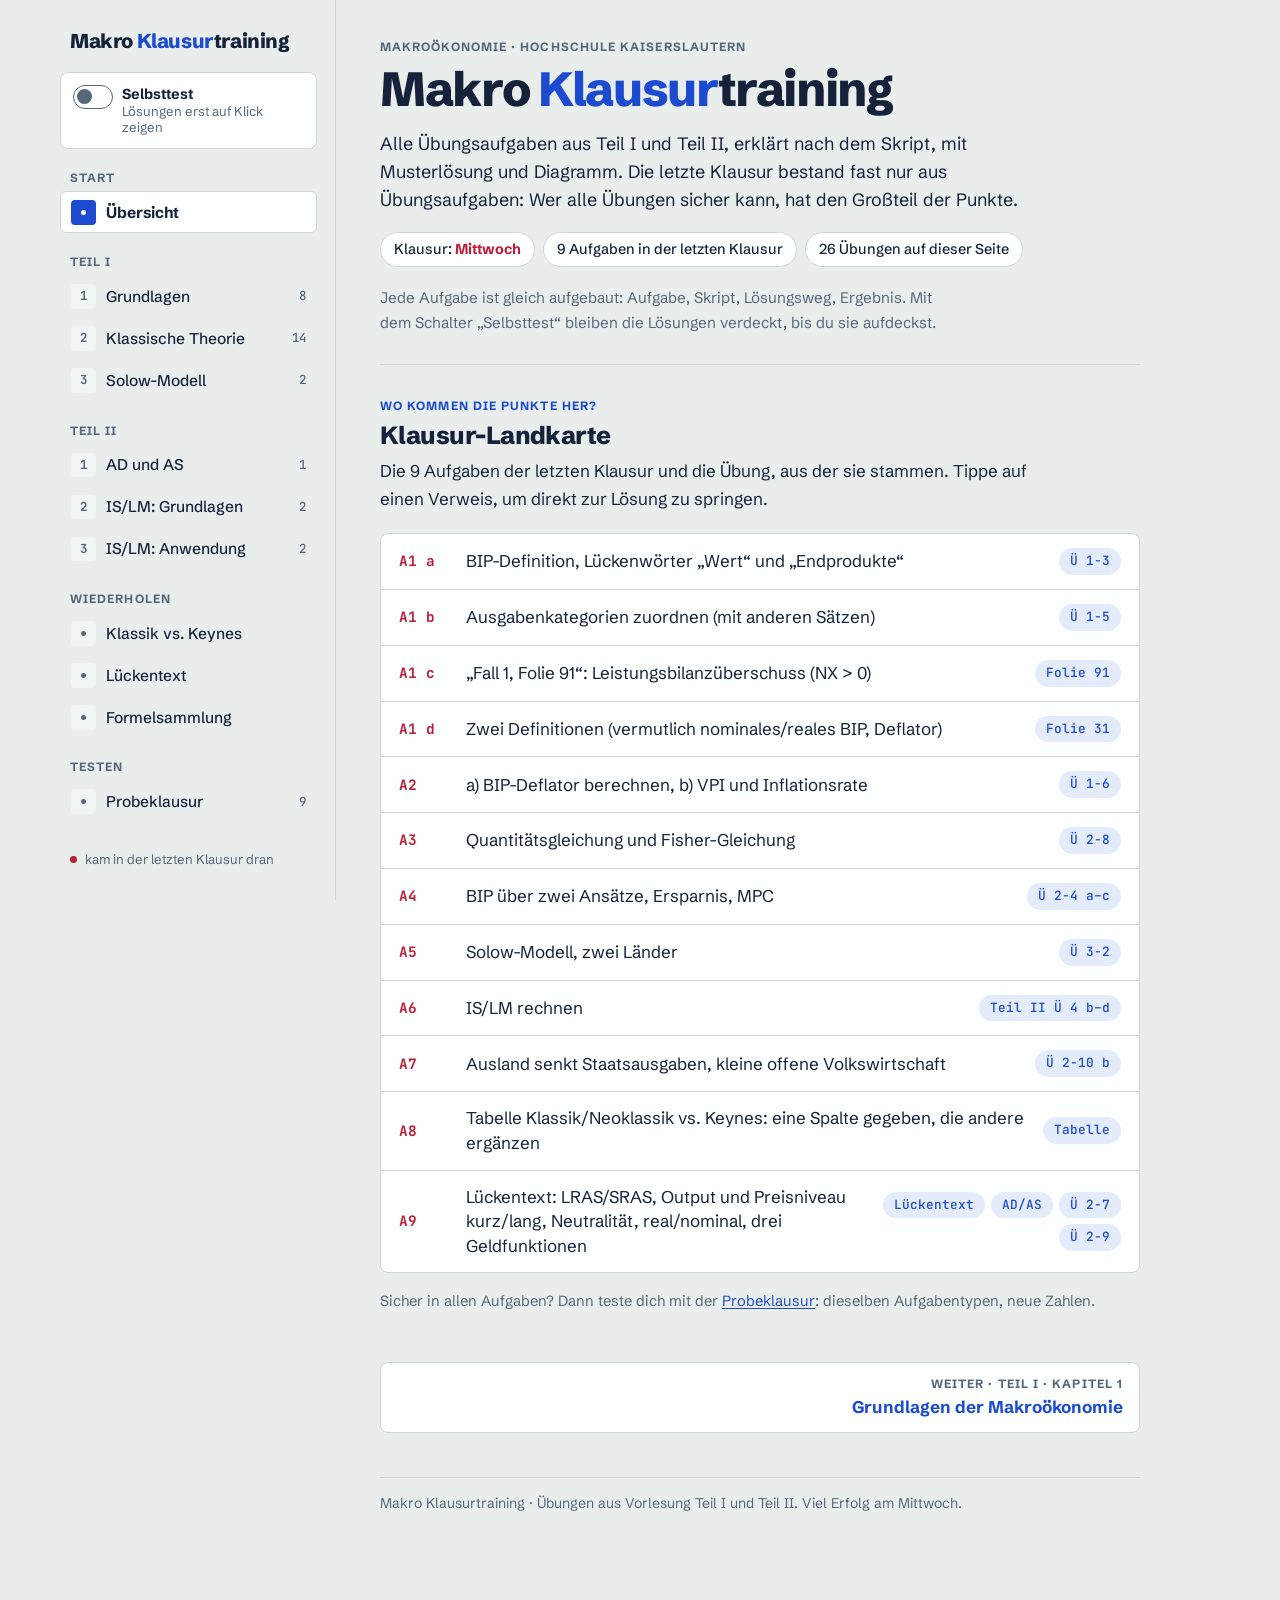
<file: index.html>
<!doctype html>
<html lang="de">
<head>
<meta charset="utf-8">
<meta name="viewport" content="width=device-width, initial-scale=1, viewport-fit=cover">
<meta name="description" content="Makroökonomie Klausurtraining: alle Übungen nach Skript mit Musterlösungen und Diagrammen.">
<style>html{color-scheme:light;-webkit-text-size-adjust:100%}:root{padding-top:env(safe-area-inset-top,0px);padding-bottom:env(safe-area-inset-bottom,0px)}body{margin:0;font:14px/1.4 system-ui,-apple-system,sans-serif}img{max-width:100%}[hidden]{display:none!important}*,*::before,*::after{box-sizing:border-box}</style>
<title>Makro Klausurtraining</title>
<link rel="stylesheet" href="https://fonts.googleapis.com/css2?family=JetBrains+Mono:wght@400;500;700&family=Schibsted+Grotesk:wght@400;500;700;800&display=swap">
<style>
/* Layout: links das Inhaltsverzeichnis, rechts immer genau ein Kapitel. Jede Aufgabe ist ein eigenes Blatt mit festen Zonen: Aufgabe, Skript, Lösungsweg, Ergebnis. */
:root{
  --bg:#e9eeed; --panel:#fdfefe; --soft:#f0f4f3; --figbg:#fbfdfc;
  --grid:#dde8e5; --grid2:#bfd2cd;
  --fg:#15223a; --mute:#566779; --line:#cdd8d6;
  --c1:#1c4bcf; --c1-soft:#e4ebfb; --on-c1:#ffffff;
  --c2:#c5263f; --c3:#0a765d; --old:#8d9aa8;
  --res-bg:#e5f3ed; --res-line:#0a765d;
  --exam:#b81f38; --exam-bg:#fbe8eb;
  --link:#1c4bcf; --scrim:rgb(12 20 34/.5);
  --sans:"Schibsted Grotesk",system-ui,-apple-system,"Segoe UI",Roboto,sans-serif;
  --mono:"JetBrains Mono",ui-monospace,"SF Mono",Menlo,Consolas,monospace;
  --r:8px; --r-s:5px; --barh:54px;
  --gl:max(16px,env(safe-area-inset-left,0px)); --gr:max(16px,env(safe-area-inset-right,0px));
}
@media (prefers-color-scheme: dark){
  :root:not([data-theme="light"]){
    --bg:#0c121c; --panel:#141c2b; --soft:#1a2436; --figbg:#111a28;
    --grid:#1b2739; --grid2:#2a3a52;
    --fg:#e3e9f2; --mute:#94a3b6; --line:#2a384d;
    --c1:#84aaff; --c1-soft:#1b294a; --on-c1:#0c121c;
    --c2:#ff8195; --c3:#5bd0a8; --old:#617187;
    --res-bg:#11302b; --res-line:#5bd0a8;
    --exam:#ff8fa0; --exam-bg:#3a1a24;
    --link:#9dbbff; --scrim:rgb(0 0 0/.6);
    color-scheme:dark;
  }
}
:root[data-theme="dark"]{
  --bg:#0c121c; --panel:#141c2b; --soft:#1a2436; --figbg:#111a28;
  --grid:#1b2739; --grid2:#2a3a52;
  --fg:#e3e9f2; --mute:#94a3b6; --line:#2a384d;
  --c1:#84aaff; --c1-soft:#1b294a; --on-c1:#0c121c;
  --c2:#ff8195; --c3:#5bd0a8; --old:#617187;
  --res-bg:#11302b; --res-line:#5bd0a8;
  --exam:#ff8fa0; --exam-bg:#3a1a24;
  --link:#9dbbff; --scrim:rgb(0 0 0/.6);
  color-scheme:dark;
}
*,*::before,*::after{box-sizing:border-box}
html{scroll-padding-top:calc(env(safe-area-inset-top,0px) + var(--barh) + 14px);-webkit-text-size-adjust:100%}
body{margin:0;background:var(--bg);color:var(--fg);font-family:var(--sans);font-size:1.0625rem;line-height:1.65}
body::before{content:"";position:fixed;inset:0 0 auto;height:env(safe-area-inset-top,0px);z-index:10;background:var(--bg)}
a{color:var(--link);text-underline-offset:2px}
:focus-visible{outline:2px solid var(--c1);outline-offset:2px;border-radius:3px}
[tabindex="-1"]:focus{outline:none}
p{margin:0 0 .8em;max-width:65ch;text-wrap:pretty}
ul,ol{margin:0 0 .9em;padding-left:1.25em;max-width:65ch}
li{margin-bottom:.35em}
sub,sup{font-size:.72em;line-height:0}
h4,.kicker,h2 small,.toc-g,.pager small,.chaps small,thead th,.fs dt{font-family:var(--sans);font-weight:700;font-size:.75rem;line-height:1.2;letter-spacing:.09em;text-transform:uppercase;color:var(--mute)}
h4{margin:0 0 10px}

/* Kopfleiste und Inhaltsverzeichnis (schmal: Leiste mit ausklappbarem Inhalt) */
.side{position:sticky;top:env(safe-area-inset-top,0px);z-index:20;background:var(--bg);border-bottom:1px solid var(--line)}
.bar{display:flex;align-items:center;gap:12px;height:var(--barh);padding-left:var(--gl);padding-right:var(--gr)}
.menu{flex:none;display:inline-flex;align-items:center;gap:8px;height:38px;padding:0 12px 0 10px;font:700 .9rem var(--sans);color:var(--fg);background:var(--panel);border:1px solid var(--line);border-radius:var(--r-s);cursor:pointer}
.menu svg{flex:none;width:16px;height:16px}
.menu svg path{stroke:currentColor;stroke-width:1.8;stroke-linecap:round;fill:none}
.brand{display:none;font-weight:800;font-size:1.25rem;line-height:1.1;letter-spacing:-.02em;color:var(--fg);text-decoration:none}
.brand span{color:var(--c1)}
.loc{flex:1 1 auto;display:flex;flex-direction:column;justify-content:center;min-width:0;max-width:none;margin:0;line-height:1.25}
.loc span,.loc b{white-space:nowrap;overflow:hidden;text-overflow:ellipsis}
.loc span{font-size:.9rem;font-weight:500;color:var(--mute)}
.loc b{font-size:.86rem}
.loc b:empty{display:none}
.loc.has-ex span{font-size:.74rem}
.sw{flex:none;display:flex;align-items:center;gap:9px;font-size:.9rem;line-height:1.25;cursor:pointer}
.sw input{appearance:none;-webkit-appearance:none;flex:none;width:40px;height:24px;border-radius:12px;border:1.5px solid var(--mute);background:var(--panel);position:relative;margin:0;cursor:pointer}
.sw input::after{content:"";position:absolute;top:3px;left:3px;width:15px;height:15px;border-radius:50%;background:var(--mute)}
.sw input:checked{background:var(--c1);border-color:var(--c1)}
.sw input:checked::after{left:19px;background:var(--on-c1)}
@media (prefers-reduced-motion:no-preference){.sw input::after{transition:left .15s}}
.sw b{display:block}
.sw small{display:none;font-size:.82rem;color:var(--mute)}
.scrim{position:fixed;inset:0;background:var(--scrim)}
.toc{--sel:var(--soft);position:fixed;inset:0 auto 0 0;width:min(88vw,21rem);overflow-y:auto;overscroll-behavior:contain;background:var(--panel);border-right:1px solid var(--line);padding:calc(env(safe-area-inset-top,0px) + 10px) 12px calc(env(safe-area-inset-bottom,0px) + 28px) max(12px,env(safe-area-inset-left,0px));transform:translateX(-105%);visibility:hidden}
.menu-open .toc{transform:none;visibility:visible}
@media (prefers-reduced-motion:no-preference){
  .toc{transition:transform .18s ease-out,visibility 0s .18s}
  .menu-open .toc{transition:transform .18s ease-out}
}
.toc-h{display:flex;align-items:center;justify-content:space-between;padding:0 0 6px 10px;font-weight:800;font-size:1.05rem}
.x{width:40px;height:40px;border:0;background:none;color:var(--fg);font-size:1.6rem;line-height:1;cursor:pointer;border-radius:var(--r-s)}
.toc-g{margin:22px 0 6px;padding-left:10px;max-width:none}
.toc-g:first-of-type{margin-top:8px}
.toc-l,.sub{list-style:none;margin:0;padding:0;max-width:none}
.toc-l li,.sub li{margin:0}
.toc-l>li>a{display:flex;align-items:center;gap:10px;min-height:42px;padding:7px 10px;border:1px solid transparent;border-radius:6px;color:var(--fg);text-decoration:none;font-weight:500;font-size:.97rem;line-height:1.25}
.toc-l>li>a:hover{background:var(--sel)}
.toc-l>li>a.on{background:var(--sel);border-color:var(--line);font-weight:700}
.tn{flex:none;display:grid;place-items:center;width:1.55rem;height:1.55rem;border-radius:4px;background:var(--soft);color:var(--mute);font:700 .78rem/1 var(--mono)}
.tn:empty::before{content:"";width:5px;height:5px;border-radius:50%;background:currentColor}
.toc-l>li>a.on .tn{background:var(--c1);color:var(--on-c1)}
.tc{margin-left:auto;font:500 .78rem/1 var(--mono);color:var(--mute)}
.sub{margin:4px 0 10px 22px;padding-left:10px;border-left:1px solid var(--line)}
.sub a{display:flex;align-items:baseline;gap:8px;padding:6px 8px;border-radius:4px;font-size:.88rem;line-height:1.3;color:var(--mute);text-decoration:none}
.sub a:hover{color:var(--fg);background:var(--sel)}
.sub a.on{color:var(--fg);font-weight:700}
.sn{font-family:var(--mono);font-size:.86em;font-weight:500;white-space:nowrap;margin-right:.45em}
.st{flex:1 1 auto;min-width:0;overflow-wrap:anywhere;hyphens:auto}
.dot{flex:none;display:inline-block;width:7px;height:7px;border-radius:50%;background:var(--exam)}
.sub .dot{align-self:center}
.toc-key{display:flex;align-items:center;gap:8px;margin:26px 0 0;padding-left:10px;font-size:.82rem;color:var(--mute);max-width:none}

/* Seiten: es ist immer genau ein Kapitel sichtbar */
main{display:block;max-width:48rem;margin-inline:auto;padding-block:26px 72px;padding-left:var(--gl);padding-right:var(--gr)}
.page{margin-bottom:64px}
.js .page{display:none;margin-bottom:0}
.js .page.on{display:block}
h1{font-size:clamp(2rem,1.3rem + 3.4vw,3rem);line-height:1.04;letter-spacing:-.028em;font-weight:800;margin:0 0 16px;text-wrap:balance}
h1 span{color:var(--c1)}
h2{font-size:clamp(1.6rem,1.25rem + 1.8vw,2.15rem);line-height:1.1;letter-spacing:-.022em;font-weight:800;margin:0 0 8px;text-wrap:balance}
h2 small{display:block;color:var(--c1);margin-bottom:9px}
.kicker{margin:0 0 10px}
.hero{padding-bottom:28px;margin-bottom:34px;border-bottom:1px solid var(--line)}
.lead{font-size:1.12rem;line-height:1.55;max-width:58ch;margin:0 0 18px}
.facts{display:flex;flex-wrap:wrap;gap:8px;margin:0 0 18px;padding:0;list-style:none;max-width:none}
.facts li{min-width:0;margin:0;font-size:.9rem;font-weight:500;background:var(--panel);border:1px solid var(--line);border-radius:99px;padding:5px 13px}
.facts b{color:var(--exam)}
.tip{font-size:.95rem;color:var(--mute);margin:0}
.block+.block{margin-top:52px}
.block>h2{font-size:1.55rem}
.chap-meta{color:var(--mute);font-size:.95rem;margin:0}
.note{font-size:.92rem;color:var(--mute)}

/* Aufgabenblatt */
.ex,.base{--pl:28px;--pr:28px;--block:var(--soft);background:var(--panel);border:1px solid var(--line);border-radius:var(--r);margin-top:36px}
.ex-h{display:flex;flex-wrap:wrap;align-items:center;gap:10px 14px;padding:22px var(--pr) 20px var(--pl)}
.ex-no{flex:none;font:700 .8rem/1 var(--mono);color:var(--on-c1);background:var(--c1);padding:7px 9px;border-radius:var(--r-s);white-space:nowrap}
.ex-h h3{flex:1 1 13rem;min-width:0;margin:0;font-size:1.32rem;line-height:1.22;letter-spacing:-.012em;font-weight:700;text-wrap:balance}
.stamp{display:inline-block;font:700 .76rem/1 var(--sans);letter-spacing:.02em;color:var(--exam);background:var(--exam-bg);padding:7px 11px;border-radius:99px;white-space:nowrap}
.task{--block:var(--panel);background:var(--soft);border-block:1px solid var(--line);padding:18px var(--pr) 20px var(--pl)}
.theory{padding:20px var(--pr) 22px var(--pl)}
.task>:last-child,.theory>:last-child,.base>:last-child{margin-bottom:0}
.task ul:not(.parts){display:grid;gap:.4em;margin:.5em 0 .8em}
.task ul:not(.parts) li{margin:0}
.parts{list-style:none;display:grid;gap:9px;margin:12px 0 14px;padding:0}
.parts>li{display:grid;grid-template-columns:1.65rem minmax(0,1fr);gap:11px;margin:0}
.q,.step .l{display:grid;place-items:center;width:1.65rem;height:1.65rem;border-radius:50%;font:700 .8rem/1 var(--mono)}
.q{color:var(--fg);background:var(--panel);border:1.5px solid var(--mute)}
.given{font-family:var(--mono);font-size:.86rem;line-height:1.7;font-variant-numeric:tabular-nums;background:var(--block);border:1px solid var(--line);border-radius:var(--r-s);padding:10px 14px;margin:10px 0 14px;max-width:none;overflow-wrap:anywhere}
.sol{border-top:1px solid var(--line);padding:22px var(--pr) 28px var(--pl)}
.sol h4:not(:first-child){margin-top:30px}
.base{--block:var(--panel);background:var(--soft);padding:0 var(--pr) 26px var(--pl)}
.base .ex-h{padding-left:0;padding-right:0}
.base .ex-no{background:var(--mute)}
.base h4{margin-top:26px}
.base .ex-h+h4{margin-top:0}

/* Lösungsschritte und Rechnungen */
.step{display:flex;align-items:flex-start;gap:11px;max-width:none;font-weight:700;font-size:1.06rem;line-height:1.5;margin:28px 0 10px;padding-top:22px;border-top:1px solid var(--line)}
h4+.step{margin-top:4px;padding-top:0;border-top:0}
.step .l{flex:none;color:var(--on-c1);background:var(--c1)}
.eq{font-family:var(--mono);font-size:.88rem;line-height:1.75;font-variant-numeric:tabular-nums;background:var(--block);border-radius:var(--r-s);padding:12px 16px;margin:8px 0 16px;max-width:100%}
.eq>div{padding-left:1.4em;text-indent:-1.4em;overflow-wrap:anywhere}
.eq .n{color:var(--mute)}
.eq b,.dd{font-weight:700;text-decoration:underline double;text-decoration-thickness:1px;text-underline-offset:3px}
.m{font-family:var(--mono);font-size:.9em;font-variant-numeric:tabular-nums;white-space:nowrap}

/* Ergebnis */
.res{background:var(--res-bg);border:1px solid var(--res-line);border-radius:var(--r-s);padding:16px 20px 18px;margin:30px 0 0}
.res h4{color:var(--res-line);margin:0 0 8px}
.res>:last-child{margin-bottom:0}
.res .m{white-space:normal}
.res .tw{margin:4px 0 0}

/* Selbsttest */
.reveal{display:none;margin:0 var(--pr) 24px var(--pl);font:700 .95rem var(--sans);color:var(--c1);background:var(--c1-soft);border:1px solid transparent;border-radius:var(--r-s);padding:11px 18px;cursor:pointer}
.reveal:hover{border-color:var(--c1)}
.selftest .reveal{display:inline-block}
.selftest .sol:not(.open){display:none}

/* Probeklausur: Lösungen bleiben zu, bis man sie aufdeckt */
.exam .reveal{display:inline-block}
.exam .sol:not(.open){display:none}
.task+.reveal{margin-top:20px}
.exam-intro{margin:14px 0 0}
.exam-end{margin-top:36px;padding-top:22px;border-top:1px solid var(--line)}
.exam-end .reveal{margin:4px 0 0}
.blank{display:inline-block;min-width:5.5em;border-bottom:1.5px solid var(--fg);text-align:center;font:500 .78em/1.5 var(--mono);color:var(--mute)}
td.ask{font-family:var(--mono);color:var(--mute);background:var(--soft)}
.parts ol{margin:.5em 0 0}
.cloze{display:grid;gap:.7em;margin:.6em 0 0;padding-left:1.4em;line-height:1.8}
.cloze li{margin:0}
.res+.note,.sol>.tw+.note,.sol>.cloze+.note{margin:16px 0 0}
.map-next{margin:16px 0 0;max-width:none}
ol>li::marker{font-variant-numeric:normal}

/* Diagramme */
figure{margin:20px 0 18px;max-width:480px}
.fig{background-color:var(--figbg);background-image:linear-gradient(var(--grid) 1px,transparent 1px),linear-gradient(90deg,var(--grid) 1px,transparent 1px);background-size:12px 12px;border:1px solid var(--line);border-radius:var(--r-s);overflow:hidden}
.fig svg{display:block;width:100%;height:auto;max-width:100%}
figcaption{font-size:.875rem;color:var(--mute);margin-top:8px;line-height:1.45}
.trio{display:grid;grid-template-columns:repeat(auto-fit,minmax(210px,1fr));gap:16px;margin:20px 0 18px}
.trio figure{margin:0;min-width:0;max-width:420px}
.duo{display:grid;grid-template-columns:repeat(auto-fit,minmax(270px,1fr));gap:16px;margin:20px 0 18px}
.duo figure{margin:0;min-width:0}
svg text{font-family:var(--mono);font-size:12px;paint-order:stroke;stroke:var(--figbg);stroke-width:3.5px;stroke-linejoin:round}
.k0{--k:var(--fg)}.k1{--k:var(--c1)}.k2{--k:var(--c2)}.k3{--k:var(--c3)}.ko{--k:var(--old)}.kg{--k:var(--mute)}
.ax{stroke:var(--fg);stroke-width:1.4}
.axh{fill:var(--fg);stroke:none}
.gr{stroke:var(--grid2);stroke-width:1}
.ln{stroke:var(--k);stroke-width:2.2;stroke-linecap:round}
.ln.thin{stroke-width:1.2}
.ln.dash{stroke-dasharray:4 4;stroke-width:1.2}
.ln.fat{stroke-width:3.2}
.pt{fill:var(--k);stroke:var(--k);stroke-width:1.8}
.pt.hol{fill:var(--figbg)}
.hd{fill:var(--k);stroke:none}
.bar-r{fill:var(--k);stroke:none}
.tx{fill:var(--k,var(--fg))}
.tx.tk{fill:var(--mute);font-size:11px}
.tx.bd{font-weight:700}

/* Schema Übung 1-1 */
.flow{display:flex;flex-wrap:wrap;align-items:stretch;gap:8px;font-family:var(--mono);font-size:.82rem;margin:14px 0}
.flow div{flex:1 1 8rem;min-width:0;border:1px solid var(--mute);border-radius:var(--r-s);padding:9px 11px;background:var(--panel)}
.flow div.mid{background:var(--fg);border-color:var(--fg);color:var(--bg)}
.flow div small{display:block;color:var(--mute);font-size:.72rem}
.flow div.mid small{color:var(--bg);opacity:.8}
.flow span{align-self:center;font-weight:700;color:var(--c1)}

/* Tabellen */
.tw{overflow-x:auto;margin:12px 0 18px;border:1px solid var(--line);border-radius:var(--r-s);background:var(--panel)}
table{border-collapse:collapse;width:100%;font-size:.94rem;line-height:1.45}
th,td{text-align:left;padding:9px 12px;border-bottom:1px solid var(--line);vertical-align:top}
tbody tr:last-child>*{border-bottom:0}
thead th{background:var(--soft);vertical-align:bottom}
tbody th{font-weight:700}
td.n,th.n{text-align:right;font-family:var(--mono)}
td.n{white-space:nowrap}
tbody td.n{font-size:.92em}
td.c{font-family:var(--mono);font-weight:700;color:var(--c1);white-space:nowrap}
.up{color:var(--c3);font-weight:700}.dn{color:var(--c2);font-weight:700}

/* Landkarte und Kapitelliste auf der Startseite */
.map,.chaps,.gaps{list-style:none;margin:20px 0 0;padding:0;max-width:none;background:var(--panel);border:1px solid var(--line);border-radius:var(--r)}
.map li,.chaps li,.gaps li{margin:0}
.map li+li,.chaps li+li,.gaps li+li{border-top:1px solid var(--line)}
.map li{display:grid;grid-template-columns:3.3rem minmax(0,1fr);gap:8px 14px;padding:14px 18px}
.map .a{font:700 .9rem/1.7 var(--mono);color:var(--exam)}
.map .t{min-width:0;line-height:1.45}
.map .go{grid-column:2;display:flex;flex-wrap:wrap;gap:6px}
.map .go a{font:500 .8rem/1 var(--mono);text-decoration:none;color:var(--c1);background:var(--c1-soft);border-radius:99px;padding:7px 11px;white-space:nowrap}
.map .go a:hover{background:var(--c1);color:var(--on-c1)}
@media (min-width:720px){
  .map li{grid-template-columns:3.3rem minmax(0,1fr) auto;align-items:center}
  .map .go{grid-column:3;justify-content:flex-end;max-width:16rem}
}
.chaps a{display:grid;grid-template-columns:minmax(0,1fr) auto;column-gap:14px;padding:13px 18px;text-decoration:none;color:var(--fg)}
.chaps a>*{grid-column:1}
.chaps b{line-height:1.3;margin:3px 0 1px}
.chaps span{color:var(--mute);font-size:.9rem}
.chaps a::after{content:"→";grid-column:2;grid-row:1/span 3;align-self:center;color:var(--c1);font-weight:700}

/* Umschalter IS/LM */
.seg{display:flex;flex-wrap:wrap;gap:6px;margin:10px 0 14px}
.seg button{font:500 .88rem var(--sans);color:var(--fg);background:var(--panel);border:1px solid var(--line);border-radius:99px;padding:8px 14px;cursor:pointer}
.seg button[aria-pressed="true"]{background:var(--fg);color:var(--bg);border-color:var(--fg);font-weight:700}
.scn{font-family:var(--mono);font-size:.84rem;line-height:1.55;font-variant-numeric:tabular-nums;background:var(--block);border-radius:var(--r-s);padding:10px 12px;margin:10px 0 0;max-width:480px}

/* Lückentext, Formeln */
.gaps li{padding:14px 18px;line-height:1.75}
.gap{font-weight:700;color:var(--c3);background:var(--res-bg);border-radius:3px;padding:1px 6px}
.fs{margin:20px 0 0;background:var(--panel);border:1px solid var(--line);border-radius:var(--r)}
.fs div{display:grid;grid-template-columns:minmax(0,12.5rem) minmax(0,1fr);gap:4px 20px;min-width:0;padding:14px 18px}
.fs div+div{border-top:1px solid var(--line)}
.fs dt{padding-top:.4em}
.fs dd{margin:0;font-family:var(--mono);font-size:.88rem;line-height:1.7;font-variant-numeric:tabular-nums;overflow-wrap:anywhere}
.fs dd .n{color:var(--mute)}

/* Blättern */
.pager{display:grid;grid-template-columns:repeat(2,minmax(0,1fr));gap:12px;margin-top:48px}
.pager a{display:flex;flex-direction:column;gap:5px;min-width:0;padding:14px 16px;background:var(--panel);border:1px solid var(--line);border-radius:var(--r);text-decoration:none}
.pager a:hover{border-color:var(--c1)}
.pager .next{grid-column:2;text-align:right}
.pager a:only-child{grid-column:1/-1}
.pager b{line-height:1.3;color:var(--link)}
footer{margin-top:44px;padding-top:14px;border-top:1px solid var(--line);font-size:.875rem;color:var(--mute)}

/* Handy: Blätter laufen von Rand zu Rand, damit Rechnungen und Tabellen Platz haben */
@media (max-width:639.98px){
  .ex,.base{--pl:var(--gl);--pr:var(--gr);margin-top:28px;margin-left:calc(-1*var(--gl));margin-right:calc(-1*var(--gr));border-left:0;border-right:0;border-radius:0}
  .ex-h h3{font-size:1.2rem}
  .eq{font-size:.82rem;padding:11px 12px}
  .res{padding:14px 14px 16px}
  .sw b{font-size:.86rem}
  .fs div{grid-template-columns:minmax(0,1fr)}
  .fs dt{padding-top:0}
  table{font-size:.88rem}
  th,td{padding:8px 7px}
  th:first-child,td:first-child{padding-left:10px}
  th:last-child,td:last-child{padding-right:10px}
  .res .tw{margin-left:-14px;margin-right:-14px;border-left:0;border-right:0;border-radius:0}
  thead th{font-size:.68rem;letter-spacing:.03em}
  /* Vergleichstabellen: Kriterium als Zwischenzeile, darunter die beiden Seiten nebeneinander */
  .cmp{overflow:visible}
  .cmp table,.cmp thead,.cmp tbody{display:block}
  .cmp tr{display:grid;grid-template-columns:repeat(2,minmax(0,1fr))}
  .cmp thead{position:sticky;top:calc(env(safe-area-inset-top,0px) + var(--barh));z-index:1;border-bottom:1px solid var(--line);border-radius:var(--r-s) var(--r-s) 0 0;overflow:hidden}
  .cmp thead th{border-bottom:0}
  .cmp thead th:first-child{display:none}
  .cmp tbody tr+tr{border-top:1px solid var(--line)}
  .cmp tbody th{grid-column:1/-1;padding-bottom:0;border-bottom:0;font-size:.68rem;line-height:1.3;letter-spacing:.05em;text-transform:uppercase;color:var(--mute)}
  .cmp td{padding-top:3px;border-bottom:0}
  .cmp td+td,.cmp thead th+th+th{border-left:1px solid var(--line)}
}

/* Breit: Inhaltsverzeichnis steht dauerhaft links */
@media (min-width:1000px){
  :root{--barh:0px;--gl:max(28px,env(safe-area-inset-left,0px));--gr:max(28px,env(safe-area-inset-right,0px))}
  .shell{display:grid;grid-template-columns:19rem minmax(0,1fr);max-width:76rem;margin-inline:auto}
  .side{z-index:1;align-self:start;height:calc(100vh - env(safe-area-inset-top,0px) - env(safe-area-inset-bottom,0px));height:calc(100dvh - env(safe-area-inset-top,0px) - env(safe-area-inset-bottom,0px));overflow-y:auto;border-bottom:0;border-right:1px solid var(--line);padding:30px 18px 30px var(--gl)}
  .bar{display:block;height:auto;padding:0 0 0 10px}
  .menu,.loc,.toc-h,.scrim,.only-narrow{display:none}
  .brand{display:block}
  .sw{align-items:flex-start;margin:20px 0 4px -10px;padding:12px;background:var(--panel);border:1px solid var(--line);border-radius:var(--r)}
  .sw small{display:block}
  .toc{--sel:var(--panel);position:static;width:auto;overflow:visible;background:none;border:0;padding:0;transform:none;visibility:visible;transition:none}
  .toc-g:first-of-type{margin-top:22px}
  main{max-width:52rem;margin-inline:0;padding-block:40px 90px;padding-left:44px}
}
@media print{
  .side,.pager,.reveal{display:none!important}
  .js .page{display:block!important;margin-bottom:48px}
}
</style>
<script>document.documentElement.classList.add("js")</script>
</head>
<body>


<div class="shell" lang="de">
<aside class="side">
  <div class="bar">
    <button type="button" class="menu" id="menu-btn" aria-expanded="false" aria-controls="toc"><svg viewBox="0 0 16 16" aria-hidden="true"><path d="M2 4h12M2 8h12M2 12h12"/></svg>Inhalt</button>
    <a class="brand" href="#karte">Makro <span>Klausur</span>training</a>
    <p class="loc" id="loc"><span>Übersicht</span><b></b></p>
    <label class="sw" for="selftest-toggle"><input type="checkbox" id="selftest-toggle" role="switch"><span><b>Selbsttest</b><small>Lösungen erst auf Klick zeigen</small></span></label>
  </div>
  <div class="scrim" id="scrim" hidden></div>
  <nav class="toc" id="toc" aria-label="Inhalt">
    <div class="toc-h"><span>Inhalt</span><button type="button" class="x" id="menu-close" aria-label="Inhalt schließen">×</button></div>
    <p class="toc-g">Start</p>
    <ul class="toc-l">
      <li><a href="#karte"><span class="tn"></span>Übersicht</a></li>
    </ul>
    <p class="toc-g">Teil I</p>
    <ul class="toc-l">
      <li><a href="#kap1"><span class="tn">1</span>Grundlagen</a></li>
      <li><a href="#kap2"><span class="tn">2</span>Klassische Theorie</a></li>
      <li><a href="#kap3"><span class="tn">3</span>Solow-Modell</a></li>
    </ul>
    <p class="toc-g">Teil II</p>
    <ul class="toc-l">
      <li><a href="#adas"><span class="tn">1</span>AD und AS</a></li>
      <li><a href="#kap5"><span class="tn">2</span>IS/LM: Grundlagen</a></li>
      <li><a href="#kap6"><span class="tn">3</span>IS/LM: Anwendung</a></li>
    </ul>
    <p class="toc-g">Wiederholen</p>
    <ul class="toc-l">
      <li><a href="#tabelle"><span class="tn"></span>Klassik vs. Keynes</a></li>
      <li><a href="#luecken"><span class="tn"></span>Lückentext</a></li>
      <li><a href="#formeln"><span class="tn"></span>Formelsammlung</a></li>
    </ul>
    <p class="toc-g">Testen</p>
    <ul class="toc-l">
      <li><a href="#probe"><span class="tn"></span>Probeklausur</a></li>
    </ul>
    <p class="toc-key"><span class="dot"></span>kam in der letzten Klausur dran</p>
  </nav>
</aside>

<main id="main">

<section class="page on" id="karte" data-s="Übersicht" data-k="Start" data-t="Übersicht und Klausur-Landkarte">
  <header class="hero">
    <p class="kicker">Makroökonomie · Hochschule Kaiserslautern</p>
    <h1>Makro <span>Klausur</span>training</h1>
    <p class="lead">Alle Übungsaufgaben aus Teil I und Teil II, erklärt nach dem Skript, mit Musterlösung und Diagramm. Die letzte Klausur bestand fast nur aus Übungsaufgaben: Wer alle Übungen sicher kann, hat den Großteil der Punkte.</p>
    <ul class="facts">
      <li>Klausur: <b>Mittwoch</b></li>
      <li>9 Aufgaben in der letzten Klausur</li>
      <li>26 Übungen auf dieser Seite</li>
    </ul>
    <p class="tip">Jede Aufgabe ist gleich aufgebaut: Aufgabe, Skript, Lösungsweg, Ergebnis. Mit dem Schalter „Selbsttest“ bleiben die Lösungen verdeckt, bis du sie aufdeckst.</p>
  </header>
  <div class="block">
  <h2><small>Wo kommen die Punkte her?</small>Klausur-Landkarte</h2>
  <p>Die 9 Aufgaben der letzten Klausur und die Übung, aus der sie stammen. Tippe auf einen Verweis, um direkt zur Lösung zu springen.</p>
  <ul class="map">
    <li><span class="a">A1 a</span><span class="t">BIP-Definition, Lückenwörter „Wert“ und „Endprodukte“</span><span class="go"><a href="#u1-3">Ü 1-3</a></span></li>
    <li><span class="a">A1 b</span><span class="t">Ausgabenkategorien zuordnen (mit anderen Sätzen)</span><span class="go"><a href="#u1-5">Ü 1-5</a></span></li>
    <li><span class="a">A1 c</span><span class="t">„Fall 1, Folie 91“: Leistungsbilanzüberschuss (NX &gt; 0)</span><span class="go"><a href="#f91">Folie 91</a></span></li>
    <li><span class="a">A1 d</span><span class="t">Zwei Definitionen (vermutlich nominales/reales BIP, Deflator)</span><span class="go"><a href="#f31">Folie 31</a></span></li>
    <li><span class="a">A2</span><span class="t">a) BIP-Deflator berechnen, b) VPI und Inflationsrate</span><span class="go"><a href="#u1-6">Ü 1-6</a></span></li>
    <li><span class="a">A3</span><span class="t">Quantitätsgleichung und Fisher-Gleichung</span><span class="go"><a href="#u2-8">Ü 2-8</a></span></li>
    <li><span class="a">A4</span><span class="t">BIP über zwei Ansätze, Ersparnis, MPC</span><span class="go"><a href="#u2-4">Ü 2-4 a–c</a></span></li>
    <li><span class="a">A5</span><span class="t">Solow-Modell, zwei Länder</span><span class="go"><a href="#u3-2">Ü 3-2</a></span></li>
    <li><span class="a">A6</span><span class="t">IS/LM rechnen</span><span class="go"><a href="#t2-u4">Teil II Ü 4 b–d</a></span></li>
    <li><span class="a">A7</span><span class="t">Ausland senkt Staatsausgaben, kleine offene Volkswirtschaft</span><span class="go"><a href="#u2-10">Ü 2-10 b</a></span></li>
    <li><span class="a">A8</span><span class="t">Tabelle Klassik/Neoklassik vs. Keynes: eine Spalte gegeben, die andere ergänzen</span><span class="go"><a href="#tabelle">Tabelle</a></span></li>
    <li><span class="a">A9</span><span class="t">Lückentext: LRAS/SRAS, Output und Preisniveau kurz/lang, Neutralität, real/nominal, drei Geldfunktionen</span><span class="go"><a href="#luecken">Lückentext</a><a href="#adas">AD/AS</a><a href="#u2-7">Ü 2-7</a><a href="#u2-9">Ü 2-9</a></span></li>
  </ul>
  <p class="note map-next">Sicher in allen Aufgaben? Dann teste dich mit der <a href="#probe">Probeklausur</a>: dieselben Aufgabentypen, neue Zahlen.</p>
</div>
  <div class="block only-narrow">
    <h2><small>Alle Aufgaben nach Skript</small>Kapitel</h2>
    <ol class="chaps" id="chaps"></ol>
  </div>
</section>

<!-- ===================== KAPITEL 1 ===================== -->
<section class="page" id="kap1" data-s="I·1 Grundlagen" data-k="Teil I · Kapitel 1" data-t="Grundlagen der Makroökonomie">
  <h2><small>Teil I · Kapitel 1</small>Grundlagen der Makroökonomie</h2>

  <article class="ex" id="u1-1">
    <header class="ex-h"><span class="ex-no">Ü 1-1</span><h3>Ökonomische Modelle und Variablen</h3></header>
    <section class="task"><h4>Aufgabe</h4><p>Was sind ökonomische Modelle und welche Variablen werden in ihnen verwendet?</p></section>
    <section class="theory"><h4>Was das Skript sagt</h4><p>Skript I, Folie 14: Modelle sind vereinfachte Theorien und zeigen die wesentlichen Beziehungen zwischen ökonomischen Variablen.</p></section>
    <div class="sol">
      <h4>Lösungsweg</h4>
      <ul>
        <li><strong>Exogene Variablen</strong> werden außerhalb des Modells bestimmt. Sie sind der Input.</li>
        <li><strong>Endogene Variablen</strong> werden durch das Modell erklärt. Sie sind der Output.</li>
        <li>Das Modell zeigt, wie Änderungen der exogenen Variablen auf die endogenen wirken.</li>
      </ul>
      <div class="flow" role="img" aria-label="Schema: Exogene Variablen gehen in das Modell, das Modell erklärt die endogenen Variablen">
        <div>Exogene Variablen<small>von außen gegeben</small></div><span>→</span>
        <div class="mid">Modell<small>vereinfachte Theorie</small></div><span>→</span>
        <div>Endogene Variablen<small>vom Modell erklärt</small></div>
      </div>
      <div class="res"><h4>Ergebnis</h4><p>Exogen = Input von außen, endogen = vom Modell erklärt. Schema: Exogene Variablen → Modell → Endogene Variablen.</p></div>
    </div>
  </article>

  <article class="ex" id="u1-2">
    <header class="ex-h"><span class="ex-no">Ü 1-2</span><h3>Markt für Stühle</h3></header>
    <section class="task"><h4>Aufgabe</h4><p>Verwenden Sie das Angebots-Nachfrage-Modell für den Markt für Stühle, um die Gleichgewichtsmenge und den gleichgewichtigen Preis zu bestimmen. Die Nachfrage nach Stühlen hängt ab vom Einkommen Y und dem Preis für Stühle P. Das Angebot an Stühlen hängt ab vom Inputpreis für Holz P<sub>W</sub> und dem Preis für Stühle P.</p><ul><li>Was sind die endogenen und exogenen Variablen dieses Modells?</li><li>Bestimmen Sie die Angebots- und Nachfragefunktionen!</li><li>Bestimmen Sie die Gleichgewichtsmenge und den gleichgewichtigen Preis!</li><li>Was passiert, wenn der Preis für Holz (Inputpreis P<sub>W</sub>) sinkt?</li></ul></section>
    <section class="theory"><h4>Was das Skript sagt</h4><p>Das Marktmodell erklärt Preis und Menge (endogen) aus Größen, die von außen kommen (exogen). Ändert sich eine exogene Größe, verschiebt sich eine Kurve, und es entsteht ein neues Gleichgewicht.</p></section>
    <div class="sol">
      <h4>Lösungsweg</h4>
      <p class="step"><span class="l">1</span>Variablen sortieren</p>
      <ul>
        <li>Endogen: nachgefragte Menge <span class="m">Q<sup>d</sup></span>, angebotene Menge <span class="m">Q<sup>s</sup></span>, Preis <span class="m">P</span></li>
        <li>Exogen: Einkommen <span class="m">Y</span>, Holzpreis <span class="m">P<sub>W</sub></span></li>
      </ul>
      <p class="step"><span class="l">2</span>Funktionen aufstellen</p>
      <div class="eq">
        <div>Q<sup>d</sup> = Q<sup>d</sup>(P, Y) <span class="n">· P↑ → Q<sup>d</sup>↓, Y↑ → Q<sup>d</sup>↑</span></div>
        <div>Q<sup>s</sup> = Q<sup>s</sup>(P, P<sub>W</sub>) <span class="n">· P↑ → Q<sup>s</sup>↑, P<sub>W</sub>↑ → Q<sup>s</sup>↓</span></div>
        <div>Gleichgewicht: Q<sup>s</sup> = Q<sup>d</sup> → P* und Q*</div>
      </div>
      <p class="step"><span class="l">3</span>Holzpreis sinkt</p>
      <p>Die Produktion wird billiger. Die Angebotskurve verschiebt sich nach rechts (S₁ → S₂).</p>
      <figure><div class="fig" id="g-sd"></div><figcaption>Angebot verschiebt sich nach rechts: neuer Schnittpunkt mit D bei niedrigerem Preis und höherer Menge.</figcaption></figure>
      <div class="res"><h4>Ergebnis</h4><p>Der Gleichgewichtspreis sinkt (<span class="m">P₂ &lt; P₁</span>), die Gleichgewichtsmenge steigt (<span class="m">Q₂ &gt; Q₁</span>).</p></div>
    </div>
  </article>

  <article class="ex" id="u1-3">
    <header class="ex-h"><span class="ex-no">Ü 1-3</span><h3>Das Bruttoinlandsprodukt</h3><span class="stamp" title="Kam in der letzten Klausur dran">In der Klausur: A 1 a</span></header>
    <section class="task"><h4>Aufgabe</h4><p>Was ist das (nominale) Bruttoinlandsprodukt (BIP)?</p><p class="note">In der Klausur war die Definition ein Lückentext: Es fehlten die Wörter „Wert“ und „Endprodukte“.</p></section>
    <section class="theory"><h4>Was das Skript sagt</h4><p>Skript I, Folie 23, wörtlich: „Das BIP ist der <span class="gap">Wert</span> aller <span class="gap">Endprodukte</span> einer Volkswirtschaft, die in einem bestimmten, abgeschlossenen Zeitraum erzeugt werden.“</p></section>
    <div class="sol">
      <h4>Lösungsweg</h4>
      <ul>
        <li><strong>Wert:</strong> Bewertung zu Marktpreisen. Das macht Äpfel und Autos addierbar.</li>
        <li><strong>Endprodukte:</strong> keine Zwischenprodukte, sonst Doppelzählung. Beispiel aus dem Skript: Elektronik 2.000 + Blech 1.000 + Auto 10.000 → nur das Auto mit 10.000 zählt. Alternativ: Summe der Wertschöpfung.</li>
        <li>Das BIP misst zugleich die Gesamtheit der Einkommen und die Summe der Ausgaben: Einkommen = Ausgaben (Kreislauf Haushalte ↔ Unternehmen).</li>
        <li>Drei Sichtweisen: Entstehungsseite (Wertschöpfung), Verwendungsseite (Ausgaben), Verteilungsseite (Einkommen).</li>
      </ul>
      <div class="tw"><table>
        <thead><tr><th>Nicht im BIP</th><th>Im BIP</th></tr></thead>
        <tbody>
          <tr><td>Gebrauchtwaren (nur Vermögensumschichtung)</td><td>Lagerzunahme</td></tr>
          <tr><td>unbezahlte Hausarbeit</td><td>kalkulatorische Miete für selbst genutzten Wohnraum</td></tr>
          <tr><td>Schattenwirtschaft</td><td>Polizei und Feuerwehr, bewertet zu Kosten</td></tr>
        </tbody>
      </table></div>
      <div class="res"><h4>Ergebnis</h4><p>Lückenwörter: <b>Wert</b> und <b>Endprodukte</b>. Gezählt wird der Marktwert aller Endprodukte eines abgeschlossenen Zeitraums.</p></div>
    </div>
  </article>

  <article class="ex" id="u1-4">
    <header class="ex-h"><span class="ex-no">Ü 1-4</span><h3>Verwendungskomponenten des BIP</h3></header>
    <section class="task"><h4>Aufgabe</h4><p>Was sind die Nachfragekomponenten/Ausgabenkategorien des BIP?</p></section>
    <section class="theory"><h4>Was das Skript sagt</h4><p>Die Verwendungsseite teilt das BIP danach auf, wer die Güter kauft: Haushalte, Unternehmen, Staat, Ausland.</p></section>
    <div class="sol">
      <h4>Lösungsweg</h4>
      <div class="eq"><div>Y = C + I + G + NX</div><div class="n">C Konsum · I Investitionen · G Staatsausgaben · NX Nettoexporte = Exporte − Importe</div></div>
      <p>Investition bedeutet makroökonomisch nur die <strong>Schaffung neuen Kapitals</strong>:</p>
      <div class="tw"><table>
        <thead><tr><th>Vorgang</th><th>Investition?</th></tr></thead>
        <tbody>
          <tr><td>Neues Haus wird gebaut</td><td class="up">ja</td></tr>
          <tr><td>Kauf einer alten Villa</td><td class="dn">nein</td></tr>
          <tr><td>Aktienkauf an der Börse</td><td class="dn">nein</td></tr>
          <tr><td>Kapitalerhöhung für eine neue Fabrik</td><td class="up">ja</td></tr>
        </tbody>
      </table></div>
      <div class="res"><h4>Ergebnis</h4><p><span class="m"><b>Y = C + I + G + NX</b></span>. Investition = nur neues Kapital, keine bloße Umschichtung von Vermögen.</p></div>
    </div>
  </article>

  <article class="ex" id="u1-5">
    <header class="ex-h"><span class="ex-no">Ü 1-5</span><h3>Ausgabenkategorien zuordnen</h3><span class="stamp" title="Kam in der letzten Klausur dran">In der Klausur: A 1 b</span></header>
    <section class="task"><h4>Aufgabe</h4><p>Ordnen Sie jeder der folgenden Transaktionen die entsprechende Ausgabenkategorie zu:</p><ul><li>VW verkauft einen Lieferwagen an die Bundeswehr</li><li>VW verkauft einen Lieferwagen an die BASF</li><li>VW verkauft einen Lieferwagen an Air France</li><li>VW verkauft einen Lieferwagen an Herrn Merz</li><li>VW produziert einen Lieferwagen, um ihn nächstes Jahr zu verkaufen</li></ul><p class="note">In der Klausur kamen andere Sätze, das Prinzip ist dasselbe.</p></section>
    <section class="theory"><h4>Was das Skript sagt</h4><p>Entscheidend ist, <em>wer kauft</em>. Produziert ein Unternehmen auf Lager, zählt das als Investition (Lagerinvestition).</p></section>
    <div class="sol">
      <h4>Lösungsweg</h4>
      <div class="tw"><table>
        <thead><tr><th>Transaktion</th><th>Kat.</th><th>Begründung</th></tr></thead>
        <tbody>
          <tr><td>VW verkauft Lieferwagen an die Bundeswehr</td><td class="c">G</td><td>Käufer ist der Staat</td></tr>
          <tr><td>… an die BASF</td><td class="c">I</td><td>Unternehmen kauft Ausrüstung</td></tr>
          <tr><td>… an Air France</td><td class="c">NX</td><td>Käufer im Ausland → Export</td></tr>
          <tr><td>… an Herrn Merz</td><td class="c">C</td><td>Privathaushalt</td></tr>
          <tr><td>VW produziert, um nächstes Jahr zu verkaufen</td><td class="c">I</td><td>Lagerinvestition</td></tr>
        </tbody>
      </table></div>
      <div class="res"><h4>Ergebnis · Merkregel</h4><p>Haushalt → <b>C</b>, Unternehmen → <b>I</b>, Staat → <b>G</b>, Ausland → <b>NX</b>, Lager → <b>I</b>.</p></div>
    </div>
  </article>

  <article class="ex" id="f31">
    <header class="ex-h"><span class="ex-no">Folie 31</span><h3>Reales vs. nominales BIP</h3><span class="stamp" title="Kam in der letzten Klausur dran">In der Klausur: A 1 d</span></header>
    <section class="task"><h4>Aufgabe</h4><p>Klausur A 1 d: zwei Definitionen geben. Vermutlich gemeint: nominales BIP, reales BIP oder BIP-Deflator.</p><p class="note">„Fall 1“ aus Klausuraufgabe 1 c steht nicht auf dieser Folie, sondern auf <a href="#f91">Folie 91</a> (Leistungsbilanzüberschuss).</p></section>
    <section class="theory"><h4>Was das Skript sagt</h4><p>Das nominale BIP kann steigen, weil die Preise steigen, die Mengen steigen oder beides. Deshalb braucht man das reale BIP als Maß für die Güterversorgung.</p></section>
    <div class="sol">
      <h4>Lösungsweg</h4>
      <ul>
        <li><strong>Nominales BIP</strong> = Σ aktuelle Preise × aktuelle Mengen. Es kann steigen, weil Preise und/oder Mengen steigen. Deshalb kein gutes Maß für die Güterversorgung über die Zeit.</li>
        <li><strong>Reales BIP</strong> = Σ Preise des Basisjahres × aktuelle Mengen. Es steigt nur, wenn die Mengen steigen.</li>
        <li><strong>BIP-Deflator</strong> = nominales BIP / reales BIP (impliziter Preisindex): Preis einer typischen produzierten Einheit relativ zum Basisjahr.</li>
      </ul>
      <div class="res"><h4>Ergebnis</h4><p>Nominal = aktuelle Preise, real = Preise des Basisjahres, <span class="m">Deflator = BIP<sub>nom</sub> / BIP<sub>real</sub></span>.</p></div>
    </div>
  </article>

  <article class="ex" id="u1-6">
    <header class="ex-h"><span class="ex-no">Ü 1-6</span><h3>Nominales und reales BIP, Deflator, Preisindex</h3><span class="stamp" title="Kam in der letzten Klausur dran">In der Klausur: A 2</span></header>
    <section class="task"><h4>Aufgabe</h4><p>Berechnen Sie das nominale BIP und das reale BIP (Basisjahr 2010) für die Jahre 2010 bis 2012, den BIP-Deflator und einen Preisindex mit dem Basisjahr 2010. Klausur A2 fragte zusätzlich nach der Inflationsrate.</p>
      <div class="tw"><table>
        <thead><tr><th>Jahr</th><th class="n">Äpfel Menge</th><th class="n">Äpfel Preis</th><th class="n">Birnen Menge</th><th class="n">Birnen Preis</th></tr></thead>
        <tbody>
          <tr><th>2010</th><td class="n">10</td><td class="n">1</td><td class="n">5</td><td class="n">1</td></tr>
          <tr><th>2011</th><td class="n">10</td><td class="n">1,5</td><td class="n">5</td><td class="n">2</td></tr>
          <tr><th>2012</th><td class="n">15</td><td class="n">1</td><td class="n">10</td><td class="n">1</td></tr>
        </tbody>
      </table></div>
    </section>
    <section class="theory"><h4>Was das Skript sagt</h4>
      <ul>
        <li>Nominal: aktuelle Preise × aktuelle Mengen. Real: Basispreise × aktuelle Mengen.</li>
        <li>Deflator = nominal / real · 100. VPI = fester Warenkorb zu heutigen Preisen / Warenkorb zu Basispreisen · 100.</li>
        <li>Inflationsrate = <span class="m">(Index<sub>t</sub> − Index<sub>t−1</sub>) / Index<sub>t−1</sub></span></li>
      </ul>
    </section>
    <div class="sol">
      <h4>Lösungsweg</h4>
      <p class="step"><span class="l">1</span>Nominales BIP</p>
      <div class="eq">
        <div>2010: 10·1 + 5·1 = <b>15</b></div>
        <div>2011: 10·1,5 + 5·2 = <b>25</b></div>
        <div>2012: 15·1 + 10·1 = <b>25</b></div>
      </div>
      <p class="step"><span class="l">2</span>Reales BIP (Preise von 2010)</p>
      <div class="eq">
        <div>2010: <b>15</b></div>
        <div>2011: 10·1 + 5·1 = <b>15</b></div>
        <div>2012: 15·1 + 10·1 = <b>25</b></div>
      </div>
      <figure><div class="fig" id="g-bip"></div><figcaption>2011 steigt nur das nominale BIP (Preise), 2012 steigt das reale BIP (Mengen).</figcaption></figure>
      <p class="step"><span class="l">3</span>BIP-Deflator = nominal / real · 100</p>
      <div class="eq">
        <div>2010: 15/15·100 = <b>100</b></div>
        <div>2011: 25/15·100 = <b>166,7</b></div>
        <div>2012: 25/25·100 = <b>100</b></div>
      </div>
      <p class="step"><span class="l">4</span>Preisindex/VPI (fester Warenkorb 2010 = 10 Äpfel + 5 Birnen, Kosten 2010 = 15)</p>
      <div class="eq">
        <div>2010: 15/15·100 = <b>100</b></div>
        <div>2011: (10·1,5 + 5·2)/15·100 = <b>166,7</b></div>
        <div>2012: (10·1 + 5·1)/15·100 = <b>100</b></div>
      </div>
      <p class="step"><span class="l">5</span>Inflationsrate</p>
      <div class="eq">
        <div>2011: (166,7 − 100)/100 = <b>+66,7 %</b></div>
        <div>2012: (100 − 166,7)/166,7 = <b>−40 %</b> <span class="n">(Deflation)</span></div>
      </div>
      <p class="note">Deflator und VPI sind hier zufällig gleich.</p>
      <h4>VPI vs. Deflator (Skript I, Folie 36)</h4>
      <div class="tw cmp"><table>
        <thead><tr><th></th><th>VPI</th><th>BIP-Deflator</th></tr></thead>
        <tbody>
          <tr><th>Importgüter (z. B. Rohstoffe)</th><td>enthalten</td><td>nicht enthalten</td></tr>
          <tr><th>Kapitalgüter</th><td>nicht enthalten</td><td>enthalten</td></tr>
          <tr><th>Warenkorb</th><td>fest (Laspeyres)</td><td>variabel (Paasche)</td></tr>
        </tbody>
      </table></div>
      <p>Der VPI überzeichnet die Inflation: Substitutionsverzerrung, neue Güter, Qualitätsänderungen.</p>
      <div class="res"><h4>Ergebnis</h4>
        <div class="tw"><table>
          <thead><tr><th>Jahr</th><th class="n">nominal</th><th class="n">real</th><th class="n">Deflator</th><th class="n">VPI</th><th class="n">Inflation</th></tr></thead>
          <tbody>
            <tr><th>2010</th><td class="n">15</td><td class="n">15</td><td class="n">100</td><td class="n">100</td><td class="n">–</td></tr>
            <tr><th>2011</th><td class="n">25</td><td class="n">15</td><td class="n">166,7</td><td class="n">166,7</td><td class="n">+66,7 %</td></tr>
            <tr><th>2012</th><td class="n">25</td><td class="n">25</td><td class="n">100</td><td class="n">100</td><td class="n">−40 %</td></tr>
          </tbody>
        </table></div>
      </div>
    </div>
  </article>

  <article class="ex" id="u1-7">
    <header class="ex-h"><span class="ex-no">Ü 1-7</span><h3>Zeithorizonte</h3></header>
    <section class="task"><h4>Aufgabe</h4><p>Was sind die wichtigsten Zeithorizonte in der Makroökonomie?</p></section>
    <section class="theory"><h4>Was das Skript sagt</h4><p>Die entscheidende Annahme ist, ob die Preise sich anpassen können. Daraus folgt alles Weitere, bis hin zur Denkschule.</p></section>
    <div class="sol">
      <h4>Lösungsweg</h4>
      <div class="tw cmp"><table>
        <thead><tr><th></th><th>Kurze Frist</th><th>Mittlere bis lange Frist</th></tr></thead>
        <tbody>
          <tr><th>Preise</th><td>starr</td><td>flexibel</td></tr>
          <tr><th>Märkte</th><td>evtl. keine Markträumung</td><td>Markträumung</td></tr>
          <tr><th>Thema</th><td>Konjunktur</td><td>Wachstum</td></tr>
          <tr><th>Schule</th><td>Keynes</td><td>Klassik-Neoklassik</td></tr>
        </tbody>
      </table></div>
      <div class="res"><h4>Ergebnis</h4><p>Kurz: starre Preise, Konjunktur, <b>Keynes</b>. Lang: flexible Preise, Wachstum, <b>Klassik-Neoklassik</b>.</p></div>
    </div>
  </article>
</section>

<!-- ===================== KAPITEL 2 ===================== -->
<section class="page" id="kap2" data-s="I·2 Klassik" data-k="Teil I · Kapitel 2" data-t="Klassisch-neoklassische Theorie">
  <h2><small>Teil I · Kapitel 2</small>Klassisch-neoklassische Theorie</h2>

  <div class="base" id="k2-grund">
    <header class="ex-h"><span class="ex-no">Grundlage</span><h3>Geschlossene Volkswirtschaft, lange Frist</h3></header>
    <p>Langfristig ist die Produktion fest: <span class="m">Y = Ȳ</span>. Der Realzins <span class="m">r</span> bringt Ersparnis und Investition ins Gleichgewicht.</p>
    <div class="eq">
      <div>S<sub>priv</sub> = Y − T − C <span class="n">· private Ersparnis</span></div>
      <div>S<sub>öff</sub> = T − G <span class="n">· öffentliche Ersparnis</span></div>
      <div>S = Y − C − G = S<sub>priv</sub> + S<sub>öff</sub> <span class="n">· gesamtwirtschaftlich</span></div>
      <div>Kapitalmarkt: S = I(r)</div>
    </div>
    <p>Im Diagramm ist S eine senkrechte Linie (unabhängig von r), I(r) fällt.</p>
  </div>

  <article class="ex" id="u2-1">
    <header class="ex-h"><span class="ex-no">Ü 2-1</span><h3>Steuererhöhung um 100</h3></header>
    <section class="task"><h4>Aufgabe</h4><p>Der Staat erhöht die Steuern um 100 Einheiten, die marginale Konsumneigung ist 0,6. Welche Folgen ergeben sich für</p><ul class="parts"><li><b class="q">a</b><span>die öffentliche Ersparnis</span></li><li><b class="q">b</b><span>die private Ersparnis</span></li><li><b class="q">c</b><span>das gesamtwirtschaftliche Sparen</span></li><li><b class="q">d</b><span>die Investitionen</span></li></ul></section>
    <section class="theory"><h4>Was das Skript sagt</h4><p>Klassisch bleibt Y fest. Höhere Steuern senken das verfügbare Einkommen, der Konsum sinkt um MPC · ΔT. Mehr Ersparnis verschiebt die S-Linie nach rechts.</p></section>
    <div class="sol">
      <h4>Lösungsweg</h4>
      <div class="eq">
        <div>a) ΔS<sub>öff</sub> = ΔT = <b>+100</b></div>
        <div>b) ΔC = −0,6·100 = −60</div>
        <div>&nbsp;&nbsp;&nbsp;ΔS<sub>priv</sub> = −ΔT − ΔC = −100 + 60 = <b>−40</b></div>
        <div>c) ΔS = +100 − 40 = <b>+60</b></div>
        <div>d) S-Linie nach rechts → r sinkt → ΔI = <b>+60</b></div>
      </div>
      <figure><div class="fig" id="g-cap1"></div><figcaption>Kapitalmarkt: Die Ersparnis steigt (S₁ → S₂), der Realzins fällt von r₁ auf r₂, die Investitionen steigen.</figcaption></figure>
      <div class="res"><h4>Ergebnis</h4><p>Öffentliche Ersparnis <b>+100</b>, private Ersparnis <b>−40</b>, gesamte Ersparnis <b>+60</b>. Der Realzins sinkt, die Investitionen steigen um <b>60</b>.</p></div>
    </div>
  </article>

  <article class="ex" id="u2-2">
    <header class="ex-h"><span class="ex-no">Ü 2-2</span><h3>Konsumenten werden optimistischer</h3></header>
    <section class="task"><h4>Aufgabe</h4><p>Nehmen Sie an, dass die Konsumenten mehr Vertrauen in die Zukunft gewinnen, ein höheres Einkommen erwarten und deshalb schon heute mehr konsumieren. Welche Wirkungen ergeben sich für die Investitionen und den Realzins?</p></section>
    <section class="theory"><h4>Was das Skript sagt</h4><p>Bei festem Y ist <span class="m">S = Y − C − G</span>. Mehr Konsum heißt weniger Ersparnis. Am Kapitalmarkt muss der Zins steigen, damit I auf das kleinere S fällt.</p></section>
    <div class="sol">
      <h4>Lösungsweg</h4>
      <div class="eq">
        <div>C↑ bei festem Y → S = Y − C − G sinkt</div>
        <div>S-Linie verschiebt sich nach links</div>
        <div>r steigt → I sinkt</div>
      </div>
      <figure><div class="fig" id="g-cap2"></div><figcaption>Kapitalmarkt: Die Ersparnis sinkt (S₁ → S₂), der Realzins steigt von r₁ auf r₂.</figcaption></figure>
      <div class="res"><h4>Ergebnis</h4><p>Die Ersparnis sinkt, der Realzins <b>steigt</b>, die Investitionen <b>sinken</b> (Verdrängung).</p></div>
    </div>
  </article>

  <article class="ex" id="u2-3">
    <header class="ex-h"><span class="ex-no">Ü 2-3</span><h3>Kapitalmarkt rechnen</h3></header>
    <section class="task"><h4>Aufgabe</h4><p>Gegeben ist eine geschlossene Volkswirtschaft mit</p><p class="given">Y = 5000 · G = 1000 · T = 1000<br>C = 250 + 0,75(Y − T) · I = 1000 − 50r</p><ul class="parts"><li><b class="q">a</b><span>Ermitteln Sie die private, öffentliche und gesamtwirtschaftliche Ersparnis sowie den gleichgewichtigen Zins.</span></li><li><b class="q">b</b><span>Die Staatsausgaben steigen auf 1250. Ermitteln Sie die private, öffentliche und gesamtwirtschaftliche Ersparnis sowie den gleichgewichtigen Zins.</span></li></ul></section>
    <section class="theory"><h4>Was das Skript sagt</h4><p>Erst C aus dem verfügbaren Einkommen, dann die Ersparnisse, dann <span class="m">S = I(r)</span> nach r auflösen.</p></section>
    <div class="sol">
      <h4>Lösungsweg</h4>
      <p class="step"><span class="l">a</span>Ausgangslage</p>
      <div class="eq">
        <div>C = 250 + 0,75·4000 = 3250</div>
        <div>S<sub>priv</sub> = 5000 − 1000 − 3250 = <b>750</b></div>
        <div>S<sub>öff</sub> = 1000 − 1000 = <b>0</b></div>
        <div>S = <b>750</b></div>
        <div>750 = 1000 − 50r → r = <b>5</b></div>
      </div>
      <p class="step"><span class="l">b</span>G = 1250</p>
      <div class="eq">
        <div>S<sub>priv</sub> = 750 <span class="n">(unverändert)</span></div>
        <div>S<sub>öff</sub> = 1000 − 1250 = −250</div>
        <div>S = <b>500</b></div>
        <div>500 = 1000 − 50r → r = <b>10</b></div>
        <div>I = 1000 − 50·10 = 500</div>
      </div>
      <figure><div class="fig" id="g-cap3"></div><figcaption>Maßstabsgetreu: I(r) = 1000 − 50r. Die Ersparnis fällt von 750 auf 500, der Zins steigt von 5 auf 10.</figcaption></figure>
      <div class="res"><h4>Ergebnis</h4><p>a) <span class="m">S = <b>750</b>, r = <b>5</b></span>. b) <span class="m">S = <b>500</b>, r = <b>10</b>, I = 500</span>: Die Investitionen werden um 250 verdrängt.</p></div>
    </div>
  </article>

  <article class="ex" id="u2-4">
    <header class="ex-h"><span class="ex-no">Ü 2-4</span><h3>Wirtschaftskreislauf</h3><span class="stamp" title="Kam in der letzten Klausur dran">In der Klausur: A 4 (Teil a–c)</span></header>
    <section class="task"><h4>Aufgabe</h4><p>In einer geschlossenen Volkswirtschaft fließen folgende Ströme von den Unternehmen an die Haushalte: Löhne 620, Kapitaleinkommen 180. Die Haushalte konsumieren für 560 und entrichten Steuern im Umfang von 100. Die Investitionsausgaben der Unternehmen betragen 110 und die Staatsausgaben 130.</p><ul class="parts"><li><b class="q">a</b><span>Bestimmen Sie das Bruttoinlandsprodukt mit zwei verschiedenen Ansätzen.</span></li><li><b class="q">b</b><span>Wie hoch sind die gesamtwirtschaftliche, die öffentliche und die private Ersparnis?</span></li><li><b class="q">c</b><span>Der Konsum hängt linear vom verfügbaren Einkommen ab. Der autonome Konsum ist null. Wie hoch ist die marginale Konsumneigung?</span></li><li><b class="q">d</b><span>Wie ändern sich Konsum und gesamtwirtschaftliche Ersparnis, wenn die Löhne um 60 und die Kapitaleinkommen um 40 steigen?</span></li></ul></section>
    <section class="theory"><h4>Was das Skript sagt</h4><p>Einkommen = Ausgaben: Die Summe der Faktoreinkommen (Verteilungsseite) muss der Summe C + I + G (Verwendungsseite) entsprechen. In der geschlossenen Volkswirtschaft gilt außerdem S = I.</p></section>
    <div class="sol">
      <h4>Lösungsweg</h4>
      <p class="step"><span class="l">a</span>Zwei Ansätze</p>
      <div class="eq">
        <div>Einkommensansatz: 620 + 180 = <b>800</b></div>
        <div>Verwendungsansatz: 560 + 110 + 130 = <b>800</b></div>
      </div>
      <p class="step"><span class="l">b</span>Ersparnis</p>
      <div class="eq">
        <div>S<sub>priv</sub> = 800 − 100 − 560 = <b>140</b></div>
        <div>S<sub>öff</sub> = 100 − 130 = <b>−30</b></div>
        <div>S = 140 − 30 = <b>110</b> <span class="n">(= I ✓)</span></div>
      </div>
      <p class="step"><span class="l">c</span>Marginale Konsumquote</p>
      <div class="eq">
        <div>C = c·(Y − T)</div>
        <div>560 = c·700 → MPC = <b>0,8</b></div>
      </div>
      <p class="step"><span class="l">d</span>Einkommen steigt</p>
      <div class="eq">
        <div>ΔY = 60 + 40 = 100</div>
        <div>ΔC = 0,8·100 = 80</div>
        <div>ΔS = 100 − 80 = <b>20</b> <span class="n">(privat +20, gesamt +20)</span></div>
      </div>
      <div class="res"><h4>Ergebnis</h4><p><span class="m">Y = <b>800</b></span> in beiden Ansätzen. <span class="m">S<sub>priv</sub> = <b>140</b>, S<sub>öff</sub> = <b>−30</b>, S = <b>110</b> = I</span>. <span class="m">MPC = <b>0,8</b></span>. In d) steigt die Ersparnis um <b>20</b>.</p></div>
    </div>
  </article>

  <article class="ex" id="u2-5">
    <header class="ex-h"><span class="ex-no">Ü 2-5</span><h3>Änderung der Ersparnis</h3></header>
    <section class="task"><h4>Aufgabe</h4><p>Gegeben seien MPC = 0,9 und MPL = 10. Bestimmen Sie ΔS für</p><ul class="parts"><li><b class="q">a</b><span>ΔG = −50</span></li><li><b class="q">b</b><span>ΔT = −20</span></li><li><b class="q">c</b><span>ΔY = −40</span></li><li><b class="q">d</b><span>ΔL = −20</span></li></ul></section>
    <section class="theory"><h4>Was das Skript sagt</h4><p>In Änderungen: <span class="m">ΔS = ΔY − ΔC − ΔG</span>. Der Konsum reagiert mit MPC auf das verfügbare Einkommen. Eine Änderung der Arbeit wirkt über das Grenzprodukt: <span class="m">ΔY = MPL · ΔL</span>.</p></section>
    <div class="sol">
      <h4>Lösungsweg</h4>
      <div class="eq">
        <div>a) ΔG = −50 → ΔS = <b>+50</b></div>
        <div>b) ΔT = −20 → ΔC = 0,9·20 = +18 → ΔS = <b>−18</b> <span class="n">(privat +2, öffentlich −20)</span></div>
        <div>c) ΔY = −40 → ΔC = 0,9·(−40) = −36 → ΔS = −40 + 36 = <b>−4</b></div>
        <div>d) ΔL = −20 → ΔY = 10·(−20) = −200 → ΔC = −180 → ΔS = <b>−20</b></div>
      </div>
      <div class="res"><h4>Ergebnis</h4><p><span class="m">a) <b>+50</b> · b) <b>−18</b> · c) <b>−4</b> · d) <b>−20</b></span></p></div>
    </div>
  </article>

  <article class="ex" id="u2-6">
    <header class="ex-h"><span class="ex-no">Ü 2-6</span><h3>Preis, Preisniveau, Inflation</h3></header>
    <section class="task"><h4>Aufgabe</h4><p>Was ist ein Preis, was ist das Preisniveau, was ist Inflation?</p></section>
    <section class="theory"><h4>Was das Skript sagt</h4><p>Alle drei Begriffe hängen am Geld: Was kostet ein Gut, was kostet ein ganzer Warenkorb, und wie schnell ändert sich das?</p></section>
    <div class="sol">
      <h4>Lösungsweg</h4>
      <ul>
        <li><strong>Preis:</strong> Menge von Geld, um eine Ware oder Dienstleistung zu kaufen.</li>
        <li><strong>Preisniveau:</strong> Menge von Geld, um einen Warenkorb zu kaufen.</li>
        <li><strong>Inflation:</strong> prozentuale Veränderung eines durchschnittlichen Preisniveaus.</li>
      </ul>
      <div class="res"><h4>Ergebnis</h4><p>Preis = Geld für <b>ein Gut</b>, Preisniveau = Geld für <b>einen Warenkorb</b>, Inflation = <b>prozentuale Veränderung</b> des Preisniveaus.</p></div>
    </div>
  </article>

  <article class="ex" id="u2-7">
    <header class="ex-h"><span class="ex-no">Ü 2-7</span><h3>Funktionen des Geldes</h3><span class="stamp" title="Kam in der letzten Klausur dran">In der Klausur: A 9</span></header>
    <section class="task"><h4>Aufgabe</h4><p>Was sind die Funktionen des Geldes?</p></section>
    <section class="theory"><h4>Was das Skript sagt</h4><p>Geldformen: Nominalgeld (Fiat money, kein innerer Wert) und Warengeld (innerer Wert, z. B. Gold).</p></section>
    <div class="sol">
      <h4>Lösungsweg</h4>
      <ol>
        <li><strong>Tauschmittel:</strong> Kauf und Verkauf ohne doppelte Koinzidenz der Bedürfnisse; gesetzliches Zahlungsmittel.</li>
        <li><strong>Recheneinheit:</strong> vergleichbare Angabe von Preisen und Schulden.</li>
        <li><strong>Wertaufbewahrungsmittel:</strong> Übertragung von Kaufkraft in die Zukunft (Nominalwertsicherheit, keine Realwertsicherheit).</li>
      </ol>
      <div class="res"><h4>Ergebnis</h4><p><b>Tauschmittel</b>, <b>Recheneinheit</b>, <b>Wertaufbewahrungsmittel</b>.</p></div>
    </div>
  </article>

  <article class="ex" id="u2-8">
    <header class="ex-h"><span class="ex-no">Ü 2-8</span><h3>Realzins über Quantitätsgleichung und Fisher</h3><span class="stamp" title="Kam in der letzten Klausur dran">In der Klausur: A 3</span></header>
    <section class="task"><h4>Aufgabe</h4><p>Die Umlaufgeschwindigkeit des Geldes ist konstant, das reale BIP-Wachstum ist 0,05, die nominale Geldmenge wächst mit 0,14 und der Nominalzins liegt bei 0,11.</p><p>Bestimmen Sie den Realzins.</p></section>
    <section class="theory"><h4>Was das Skript sagt</h4>
      <p>Quantitätsgleichung <span class="m">M·V = P·Y</span>, in Wachstumsraten <span class="m">g<sub>M</sub> + g<sub>V</sub> = π + g<sub>Y</sub></span>. Fisher-Gleichung: <span class="m">i = r + π</span>. Friedman: „Inflation ist immer und überall ein monetäres Phänomen.“</p></section>
    <div class="sol">
      <h4>Lösungsweg</h4>
      <p class="step"><span class="l">1</span>Inflation aus der Quantitätsgleichung</p>
      <div class="eq">
        <div>g<sub>M</sub> + g<sub>V</sub> = π + g<sub>Y</sub></div>
        <div>V konstant → g<sub>V</sub> = 0</div>
        <div>π = 0,14 − 0,05 = <b>0,09</b></div>
      </div>
      <p class="step"><span class="l">2</span>Realzins aus der Fisher-Gleichung</p>
      <div class="eq">
        <div>i = r + π</div>
        <div>r = 0,11 − 0,09 = 0,02 = <b>2 %</b></div>
      </div>
      <div class="res"><h4>Ergebnis</h4><p>Inflation <span class="m">π = <b>9 %</b></span>, Realzins <span class="m">r = <b>2 %</b></span>.</p></div>
    </div>
  </article>

  <article class="ex" id="u2-9">
    <header class="ex-h"><span class="ex-no">Ü 2-9</span><h3>Dichotomie, Neutralität, Messung</h3><span class="stamp" title="Kam in der letzten Klausur dran">In der Klausur: A 9</span></header>
    <section class="task"><h4>Aufgabe</h4><ul class="parts"><li><b class="q">a</b><span>Was ist die klassische Dichotomie?</span></li><li><b class="q">b</b><span>Was ist die Neutralität des Geldes?</span></li><li><b class="q">c</b><span>Wie werden nominale und reale Variablen gemessen?</span></li></ul></section>
    <section class="theory"><h4>Was das Skript sagt</h4><p>Die Klassik trennt die Welt der Güter (real) von der Welt des Geldes (nominal). Geld bestimmt langfristig nur das Preisniveau.</p></section>
    <div class="sol">
      <h4>Lösungsweg</h4>
      <p class="step"><span class="l">a</span>Klassische Dichotomie</p>
      <p>Theoretische Unterscheidung zwischen realen und nominalen Variablen. Nominale Größen haben keinen Einfluss auf reale Größen; reale Größen werden nur durch reale Größen bestimmt.</p>
      <p class="step"><span class="l">b</span>Neutralität des Geldes</p>
      <p>Veränderungen der nominalen Geldmenge haben keinen Einfluss auf reale Größen. Langfristig ist Geld für die Realwirtschaft neutral.</p>
      <p class="step"><span class="l">c</span>Messung</p>
      <ul>
        <li><strong>Nominale Variablen:</strong> in Geldeinheiten (Nominallohn, Nominalzins, Preisniveau).</li>
        <li><strong>Reale Variablen:</strong> in Mengen- bzw. Gütereinheiten (Realzins, realer Output, Reallohn).</li>
      </ul>
      <div class="res"><h4>Ergebnis</h4><p>Dichotomie = Trennung real/nominal. Geld ist langfristig <b>neutral</b>. Nominal = <b>Geldeinheiten</b>, real = <b>Mengen-/Gütereinheiten</b>.</p></div>
    </div>
  </article>

  <article class="ex" id="f91">
    <header class="ex-h"><span class="ex-no">Folie 91</span><h3>Leistungsbilanz: drei Fälle</h3><span class="stamp" title="Kam in der letzten Klausur dran">In der Klausur: A 1 c</span></header>
    <section class="task"><h4>Aufgabe</h4><p>Klausur: „Fall 1, Folie 91“ erklären. Auf Folie 91 (Skript I) steht „Fall 1: Leistungsbilanzüberschuss“.</p></section>
    <section class="theory"><h4>Was das Skript sagt</h4>
      <div class="eq">
        <div>Y = C + I + G + NX <span class="n">· NX = EX − IM</span></div>
        <div>NX = Y − (C + I + G) <span class="n">· Netto-Exporte = Output − inländische Ausgaben</span></div>
        <div>S − I = NX <span class="n">· Netto-Kapitalexporte = Leistungsbilanzsaldo</span></div>
      </div>
      <p>Internationale Kapitalströme und Güterströme sind zwei Seiten derselben Medaille (Skript I, Folien 89 bis 92).</p>
    </section>
    <div class="sol">
      <h4>Lösungsweg</h4>
      <p class="step"><span class="l">1</span>Fall 1: Leistungsbilanzüberschuss</p>
      <div class="eq">
        <div>NX &gt; 0</div>
        <div>EX &gt; IM <span class="n">· es wird mehr exportiert als importiert</span></div>
        <div>Y &gt; C + I + G <span class="n">· es wird mehr produziert als im Inland ausgegeben</span></div>
        <div>S &gt; I <span class="n">· Netto-Kapitalexporte</span></div>
        <div>Die Netto-Auslandsposition verbessert sich.</div>
      </div>
      <p class="step"><span class="l">2</span>Alle drei Fälle</p>
      <div class="tw cmp"><table>
        <thead><tr><th>Fall</th><th>Es gilt</th><th>Folge</th></tr></thead>
        <tbody>
          <tr><th>Fall 1: Überschuss, NX &gt; 0</th><td>EX &gt; IM, Y &gt; C + I + G, S &gt; I</td><td>Netto-Kapitalexporte, die Netto-Auslandsposition verbessert sich</td></tr>
          <tr><th>Fall 2: ausgeglichen, NX = 0</th><td>EX = IM, Y = C + I + G, S = I</td><td>Netto-Kapitalexporte gleich null, die Netto-Auslandsposition bleibt unverändert</td></tr>
          <tr><th>Fall 3: Defizit, NX &lt; 0</th><td>EX &lt; IM, Y &lt; C + I + G, S &lt; I</td><td>Netto-Kapitalimporte, die Netto-Auslandsposition verschlechtert sich</td></tr>
        </tbody>
      </table></div>
      <p class="note">Auch im Keynes-Kreuz gibt es einen „Fall 1“ (Skript II, Folie 39): <span class="m">Y &gt; E</span>, siehe <a href="#t2-grund">Grundlage zum Keynes-Kreuz</a>. Die Klausurnotiz nennt aber Folie 91.</p>
      <div class="res"><h4>Ergebnis</h4><p>Fall 1 = Leistungsbilanzüberschuss: <span class="m"><b>NX &gt; 0</b>, EX &gt; IM, Y &gt; C + I + G, S &gt; I</span>. Das Land exportiert netto Kapital, seine Netto-Auslandsposition verbessert sich.</p></div>
    </div>
  </article>

  <article class="ex" id="u2-10">
    <header class="ex-h"><span class="ex-no">Ü 2-10</span><h3>Kleine offene Volkswirtschaft: Fiskalpolitik</h3><span class="stamp" title="Kam in der letzten Klausur dran">In der Klausur: A 7 (Teil b)</span></header>
    <section class="task"><h4>Aufgabe</h4><p>Betrachten Sie das Finanzmarktmodell für eine kleine, offene Volkswirtschaft. Annahmen: Die Ersparnis ist unabhängig vom Realzins und die Netto-Exporte sind anfänglich positiv. Was passiert mit S, I, NX und r, wenn</p><ul class="parts"><li><b class="q">a</b><span>die Fiskalpolitik zuhause entweder G senkt oder T erhöht?</span></li><li><b class="q">b</b><span>die Fiskalpolitik im Rest der Welt entweder G senkt oder T erhöht?</span></li></ul><p>Zeichnen und erklären Sie die Zusammenhänge.</p><p class="note">Klausur A7 fragte Teil b.</p></section>
    <section class="theory"><h4>Was das Skript sagt</h4>
      <div class="eq">
        <div>NX = S − I(r*)</div>
        <div>r = r* <span class="n">· Weltzins, das kleine Land kann ihn nicht beeinflussen</span></div>
      </div>
      <p>Im Diagramm ist NX der horizontale Abstand zwischen der S-Linie und I(r) auf Höhe von r*.</p>
      <p>Realer Wechselkurs: <span class="m">ε = e · P/P*</span>, wobei e = Einheiten fremder Währung pro Einheit Inlandswährung. Ist ε hoch, sind inländische Güter relativ teuer und NX klein: <span class="m">NX = NX(ε)</span> fällt. ε↑ heißt reale Aufwertung. Gleichgewicht: <span class="m">S − I(r*) = NX(ε)</span>.</p>
    </section>
    <div class="sol">
      <h4>Lösungsweg</h4>
      <p class="step"><span class="l">a</span>Inland: G↓ oder T↑ (restriktiv)</p>
      <div class="eq">
        <div>S↑ → S-Linie nach rechts</div>
        <div>r = r* unverändert → I unverändert</div>
        <div>NX = S − I steigt: NX₂ &gt; NX₁ &gt; 0</div>
        <div>ε sinkt (reale Abwertung), damit NX steigen kann</div>
      </div>
      <p class="step"><span class="l">b</span>Rest der Welt: G↓ oder T↑</p>
      <div class="eq">
        <div>Weltersparnis steigt → Weltzins sinkt: r₁* → r₂*</div>
        <div>S unverändert</div>
        <div>I steigt: I(r₂*) &gt; I(r₁*)</div>
        <div>NX sinkt; im Skript kippt NX von &gt; 0 auf &lt; 0</div>
        <div>ε steigt (reale Aufwertung)</div>
      </div>
      <div class="duo">
        <figure><div class="fig" id="g-open-a"></div><figcaption><strong>a)</strong> Inland spart mehr: S₁ → S₂, der Abstand zu I(r*) wächst von NX₁ auf NX₂.</figcaption></figure>
        <figure><div class="fig" id="g-open-b"></div><figcaption><strong>b)</strong> Weltzins fällt auf r₂*: I steigt über S hinaus. NX₁ &gt; 0 wird zu NX₂ &lt; 0.</figcaption></figure>
      </div>
      <p class="note">Zusatz aus dem Skript: Steigt die Investitionsnachfrage im Inland (I-Kurve nach rechts), dann I↑ und NX↓ (bis NX &lt; 0), r* bleibt gleich.</p>
      <div class="res"><h4>Ergebnis</h4>
        <p><strong>a)</strong> S↑, I unverändert, <b>NX steigt</b>, ε sinkt (reale Abwertung).</p>
        <p><strong>b) Klausurfall:</strong> r* sinkt, S unverändert, I↑, <b>NX sinkt</b> (bis unter 0), ε steigt (reale Aufwertung).</p>
      </div>
    </div>
  </article>

  <article class="ex" id="u2-11">
    <header class="ex-h"><span class="ex-no">Ü 2-11</span><h3>Kleine offene Volkswirtschaft rechnen</h3></header>
    <section class="task"><h4>Aufgabe</h4><p>Gegeben ist folgende kleine, offene Volkswirtschaft:</p><p class="given">Y = C + I + G + NX · Y = 5000 · G = 1000 · T = 1000<br>C = 250 + 0,75(Y − T) · I = 1000 − 50r<br>NX = 500 − 500ε · r = r* = 5</p><ul class="parts"><li><b class="q">a</b><span>Bestimmen Sie die gleichgewichtigen Werte für das gesamtwirtschaftliche Sparen, Investitionen, Leistungsbilanzsaldo und Wechselkurs.</span></li><li><b class="q">b</b><span>Die Staatsausgaben steigen auf 1250. Wie groß sind nun gesamtwirtschaftliches Sparen, Investitionen, Leistungsbilanzsaldo und gleichgewichtiger Wechselkurs?</span></li><li><b class="q">c</b><span>Der Welt-Realzins steigt auf 10, die Staatsausgaben liegen nun wieder bei 1000. Ermitteln Sie die Gleichgewichtswerte von gesamtwirtschaftlichem Sparen, Investitionen, Leistungsbilanzsaldo und Wechselkurs.</span></li></ul></section>
    <section class="theory"><h4>Was das Skript sagt</h4><p>Erst <span class="m">S − I(r*)</span> ausrechnen, das ergibt NX. Dann <span class="m">NX = NX(ε)</span> nach ε auflösen. Im ε-NX-Diagramm ist S − I eine senkrechte Linie, NX(ε) fällt.</p></section>
    <div class="sol">
      <h4>Lösungsweg</h4>
      <p class="step"><span class="l">a</span>Ausgangslage</p>
      <div class="eq">
        <div>S = 5000 − 3250 − 1000 = 750</div>
        <div>I = 1000 − 50·5 = 750</div>
        <div>NX = S − I = <b>0</b></div>
        <div>0 = 500 − 500ε → ε = <b>1</b></div>
      </div>
      <p class="step"><span class="l">b</span>G = 1250</p>
      <div class="eq">
        <div>S = 500</div>
        <div>I = 750 <span class="n">(r* bleibt 5)</span></div>
        <div>NX = 500 − 750 = <b>−250</b></div>
        <div>−250 = 500 − 500ε → ε = <b>1,5</b> <span class="n">(reale Aufwertung)</span></div>
      </div>
      <p class="step"><span class="l">c</span>r* = 10, G = 1000</p>
      <div class="eq">
        <div>S = 750</div>
        <div>I = 1000 − 50·10 = 500</div>
        <div>NX = 750 − 500 = <b>250</b></div>
        <div>250 = 500 − 500ε → ε = <b>0,5</b> <span class="n">(reale Abwertung)</span></div>
      </div>
      <figure><div class="fig" id="g-nx"></div><figcaption>Maßstabsgetreu: NX(ε) = 500 − 500ε. Die senkrechten Linien sind S − I in den Fällen a (0), b (−250) und c (+250).</figcaption></figure>
      <div class="res"><h4>Ergebnis</h4>
        <div class="tw"><table>
          <thead><tr><th>Fall</th><th class="n">S</th><th class="n">I</th><th class="n">NX</th><th class="n">ε</th></tr></thead>
          <tbody>
            <tr><th>a) Ausgang</th><td class="n">750</td><td class="n">750</td><td class="n">0</td><td class="n">1</td></tr>
            <tr><th>b) G = 1250</th><td class="n">500</td><td class="n">750</td><td class="n">−250</td><td class="n">1,5</td></tr>
            <tr><th>c) r* = 10</th><td class="n">750</td><td class="n">500</td><td class="n">250</td><td class="n">0,5</td></tr>
          </tbody>
        </table></div>
      </div>
    </div>
  </article>

  <article class="ex" id="u2-12">
    <header class="ex-h"><span class="ex-no">Ü 2-12</span><h3>Arbeitsmarkt-Kennzahlen</h3></header>
    <section class="task"><h4>Aufgabe</h4><p>Gegeben ist folgende Bevölkerungsstruktur: 150 Mio. Erwachsene (zwischen 15 und 65 Jahren), 76,8 Mio. Erwerbstätige und 24,5 Mio. Erwerbslose. Berechnen Sie</p><ul class="parts"><li><b class="q">a</b><span>die Anzahl der Erwerbspersonen</span></li><li><b class="q">b</b><span>die Anzahl der Nicht-Erwerbspersonen</span></li><li><b class="q">c</b><span>die Arbeitslosenrate</span></li></ul></section>
    <section class="theory"><h4>Was das Skript sagt</h4><p>Erwerbspersonen <span class="m">L = E + U</span>. Die Arbeitslosenquote bezieht sich auf die Erwerbspersonen, nicht auf alle Erwachsenen. Natürliche Arbeitslosenquote: <span class="m">U/L = s/(s + f)</span> mit s = Trennungsrate und f = Findungsrate.</p></section>
    <div class="sol">
      <h4>Lösungsweg</h4>
      <div class="eq">
        <div>a) L = E + U = 76,8 + 24,5 = <b>101,3 Mio.</b></div>
        <div>b) 150 − 101,3 = <b>48,7 Mio.</b></div>
        <div>c) U/L·100 = 24,5/101,3 = <b>24,2 %</b></div>
        <div class="n">Zusatz: Erwerbsquote = 101,3/150 = 67,5 %</div>
      </div>
      <div class="res"><h4>Ergebnis</h4><p>Erwerbspersonen <b>101,3 Mio.</b>, Nicht-Erwerbspersonen <b>48,7 Mio.</b>, Arbeitslosenquote <b>24,2 %</b>.</p></div>
    </div>
  </article>

  <article class="ex" id="u2-13">
    <header class="ex-h"><span class="ex-no">Ü 2-13</span><h3>Produktivitätsschock am Arbeitsmarkt</h3></header>
    <section class="task"><h4>Aufgabe</h4><p>Ein Land sieht sich einer plötzlichen Verminderung der Produktivität gegenüber.</p><ul><li>Welche Konsequenzen ergeben sich für die Arbeitsnachfragekurve?</li><li>Welche Auswirkung hat die Produktivitätsänderung, wenn sich der Arbeitsmarkt stets im Gleichgewicht befände?</li><li>Was passiert, wenn die Gewerkschaften Veränderungen des Reallohns verhindern können?</li></ul></section>
    <section class="theory"><h4>Was das Skript sagt</h4><p>Die Arbeitsnachfrage L<sup>d</sup> entspricht dem Grenzprodukt der Arbeit: <span class="m">MPL = W/P</span>. Die Klassik sieht als Grund für Arbeitslosigkeit einzig einen zu hohen Reallohn (Mindestlohn, Sozialleistungen, Gewerkschaften, Effizienzlöhne).</p></section>
    <div class="sol">
      <h4>Lösungsweg</h4>
      <p class="step"><span class="l">1</span>Arbeitsnachfrage</p>
      <p>Produktivität sinkt → MPL sinkt → L<sup>d</sup> verschiebt sich nach links/unten.</p>
      <p class="step"><span class="l">a</span>Flexible Reallöhne</p>
      <p>Der Reallohn sinkt, die Beschäftigung sinkt (bei steigendem L<sup>s</sup>). Es gibt keine unfreiwillige Arbeitslosigkeit.</p>
      <p class="step"><span class="l">b</span>Reallohnstarrheit</p>
      <p>Der Reallohn bleibt beim alten Niveau. Das liegt jetzt über dem neuen Gleichgewicht: Die Unternehmen fragen weniger Arbeit nach, als angeboten wird.</p>
      <figure><div class="fig" id="g-labor"></div><figcaption>Flexibel: Gleichgewicht wandert zu (L₂; (W/P)₂). Starr bei (W/P)₁: Nachfrage nur L₃, Angebot weiter L₁. Die Lücke U ist die Arbeitslosigkeit.</figcaption></figure>
      <div class="res"><h4>Ergebnis</h4><p>a) Reallohn <b>sinkt</b>, Beschäftigung <b>sinkt</b>, keine unfreiwillige Arbeitslosigkeit. b) <span class="m">Arbeitslosigkeit = <b>L<sup>s</sup> − L<sup>d</sup></b></span> beim starren Reallohn.</p></div>
    </div>
  </article>
</section>

<!-- ===================== KAPITEL 3 ===================== -->
<section class="page" id="kap3" data-s="I·3 Solow" data-k="Teil I · Kapitel 3" data-t="Wachstum im Solow-Modell">
  <h2><small>Teil I · Kapitel 3</small>Wachstum im Solow-Modell</h2>

  <div class="base" id="k3-grund">
    <header class="ex-h"><span class="ex-no">Grundlage</span><h3>Pro-Kopf-Größen und Steady state</h3></header>
    <div class="eq">
      <div>y = Y/L, k = K/L, y = f(k)</div>
      <div>i = s·y <span class="n">· Investition pro Kopf</span></div>
      <div>Δk = s·f(k) − δk <span class="n">· δk = Abschreibung</span></div>
      <div>Steady state: s·f(k*) = δk*</div>
      <div>c = (1 − s)·y <span class="n">· Konsum pro Kopf</span></div>
    </div>
  </div>

  <article class="ex" id="u3-1">
    <header class="ex-h"><span class="ex-no">Ü 3-1</span><h3>Steady state allgemein</h3></header>
    <section class="task"><h4>Aufgabe</h4><p>Gegeben ist eine Volkswirtschaft mit folgender Produktionsfunktion:</p><p class="given">Y = F(K, L) = K<sup>0,3</sup> · L<sup>0,7</sup></p><ul><li>Wie lautet die Pro-Kopf-Produktionsfunktion?</li><li>Nehmen Sie an, dass es kein Bevölkerungswachstum und keinen technologischen Fortschritt gibt. Ermitteln Sie den stationären Pro-Kopf-Kapitalstock, den Pro-Kopf-Output und den Pro-Kopf-Konsum als Funktionen von Sparquote und Abschreibungsrate.</li></ul></section>
    <section class="theory"><h4>Was das Skript sagt</h4><p>Durch L teilen ergibt die Pro-Kopf-Funktion. Im Steady state ändert sich k nicht mehr: Investition = Abschreibung.</p></section>
    <div class="sol">
      <h4>Lösungsweg</h4>
      <p class="step"><span class="l">1</span>Pro-Kopf-Funktion</p>
      <div class="eq"><div>y = Y/L = K<sup>0,3</sup>L<sup>0,7</sup> / L = (K/L)<sup>0,3</sup> = k<sup>0,3</sup></div></div>
      <p class="step"><span class="l">2</span>Steady state</p>
      <div class="eq">
        <div>s·k<sup>0,3</sup> = δ·k</div>
        <div>k<sup>0,7</sup> = s/δ</div>
        <div>k* = (s/δ)<sup>1/0,7</sup> = <b>(s/δ)<sup>10/7</sup></b></div>
        <div>y* = (k*)<sup>0,3</sup> = <b>(s/δ)<sup>3/7</sup></b></div>
        <div>c* = <b>(1 − s)·(s/δ)<sup>3/7</sup></b></div>
      </div>
      <div class="res"><h4>Ergebnis</h4><p><span class="m">y = k<sup>0,3</sup></span> · <span class="m">k* = <b>(s/δ)<sup>10/7</sup></b></span> · <span class="m">y* = <b>(s/δ)<sup>3/7</sup></b></span> · <span class="m">c* = <b>(1 − s)(s/δ)<sup>3/7</sup></b></span></p></div>
    </div>
  </article>

  <article class="ex" id="u3-2">
    <header class="ex-h"><span class="ex-no">Ü 3-2</span><h3>Solow-Modell: zwei Länder</h3><span class="stamp" title="Kam in der letzten Klausur dran">In der Klausur: A 5</span></header>
    <section class="task"><h4>Aufgabe</h4><p>Zwei Länder A und B sind durch folgende Produktionsfunktion gekennzeichnet:</p><p class="given">Y = F(K, L) = K<sup>0,5</sup> · L<sup>0,5</sup></p><ul class="parts"><li><b class="q">a</b><span>Weist diese Produktionsfunktion konstante Skalenerträge auf?</span></li><li><b class="q">b</b><span>Wie sieht die Pro-Kopf-Produktionsfunktion aus?</span></li><li><b class="q">c</b><span>Nehmen Sie an, dass keines der beiden Länder Bevölkerungswachstum oder technologischen Fortschritt zu verzeichnen hat und dass 5 % des Kapitals in jedem Jahr verschleißen. Land A spart 10 %, Land B 20 % seines jährlichen Outputs. Ermitteln Sie für beide Länder die Steady-state-Niveaus für das Pro-Kopf-Kapital, das Einkommen, den Pro-Kopf-Konsum und die Pro-Kopf-Investitionen.</span></li></ul></section>
    <section class="theory"><h4>Was das Skript sagt</h4><p>Konstante Skalenerträge: Verdoppelt man alle Inputs, verdoppelt sich der Output. Im Steady state gilt <span class="m">s·f(k*) = δk*</span>.</p></section>
    <div class="sol">
      <h4>Lösungsweg</h4>
      <p class="step"><span class="l">a</span>Skalenerträge</p>
      <div class="eq">
        <div>F(zK, zL) = (zK)<sup>0,5</sup>(zL)<sup>0,5</sup> = z·K<sup>0,5</sup>L<sup>0,5</sup> = z·Y</div>
        <div>→ <b>ja</b> <span class="n">(Exponenten summieren sich zu 1)</span></div>
      </div>
      <p class="step"><span class="l">b</span>Pro-Kopf-Funktion</p>
      <div class="eq"><div>y = k<sup>0,5</sup> = <b>√k</b></div></div>
      <p class="step"><span class="l">c</span>Steady state</p>
      <div class="eq">
        <div>s·√k = δ·k</div>
        <div>√k = s/δ</div>
        <div>k* = <b>(s/δ)²</b></div>
      </div>
      <div class="tw"><table>
        <thead><tr><th></th><th>Land A (s = 0,1)</th><th>Land B (s = 0,2)</th></tr></thead>
        <tbody>
          <tr><th>k*</th><td class="n">(0,1/0,05)² = 4</td><td class="n">(0,2/0,05)² = 16</td></tr>
          <tr><th>y* = √k*</th><td class="n">2</td><td class="n">4</td></tr>
          <tr><th>i* = s·y*</th><td class="n">0,2</td><td class="n">0,8</td></tr>
          <tr><th>c* = (1−s)·y*</th><td class="n">1,8</td><td class="n">3,2</td></tr>
        </tbody>
      </table></div>
      <div class="eq"><div>Probe: δk* = 0,05·4 = 0,2 ✓</div><div>&nbsp;&nbsp;&nbsp;&nbsp;&nbsp;&nbsp;&nbsp;0,05·16 = 0,8 ✓</div></div>
      <figure><div class="fig" id="g-solow"></div><figcaption>Maßstabsgetreu: Wo die Sparkurve s·√k die Abschreibungsgerade δk schneidet, liegt der Steady state. Land A bei k* = 4, Land B bei k* = 16.</figcaption></figure>
      <div class="res"><h4>Ergebnis</h4>
        <p>Konstante Skalenerträge: <b>ja</b>. <span class="m">y = √k</span>.</p>
        <p><span class="m">A: k* = <b>4</b>, y* = <b>2</b>, i* = <b>0,2</b>, c* = <b>1,8</b></span><br><span class="m">B: k* = <b>16</b>, y* = <b>4</b>, i* = <b>0,8</b>, c* = <b>3,2</b></span></p>
        <p>Interpretation: Höhere Sparquote → höherer Kapitalstock und höheres Einkommen im Steady state.</p>
      </div>
    </div>
  </article>
</section>

<!-- ===================== TEIL II KAP 1 ===================== -->
<section class="page" id="adas" data-s="II·1 AD/AS" data-k="Teil II · Kapitel 1" data-t="Konjunkturtheorie: AD und AS">
  <h2><small>Teil II · Kapitel 1</small>Konjunkturtheorie: AD und AS</h2>

  <article class="ex" id="adas-modell">
    <header class="ex-h"><span class="ex-no">AD/AS</span><h3>Kurze und lange Frist im AD/AS-Modell</h3><span class="stamp" title="Kam in der letzten Klausur dran">In der Klausur: A 9</span></header>
    <section class="task"><h4>Aufgabe</h4><p>Keine eigene Übung im Skript, aber Stoff des Lückentexts: Wie verlaufen LRAS und SRAS? Was passiert nach einem Nachfrageschock mit Output und Preisniveau, kurzfristig und langfristig?</p></section>
    <section class="theory"><h4>Was das Skript sagt</h4>
      <ul>
        <li><strong>Konjunktur</strong> = Schwankungen im Auslastungsgrad des Produktionspotenzials. <strong>Wachstum</strong> = Veränderung des Produktionspotenzials (Trend).</li>
        <li><strong>AD-Kurve:</strong> fällt im P-Y-Diagramm (aus der Quantitätsgleichung <span class="m">M·V = P·Y</span> bei gegebenem M und V).</li>
        <li><strong>LRAS:</strong> vertikal bei Ȳ (Preise flexibel). Eine Nachfrageänderung ändert nur das Preisniveau.</li>
        <li><strong>SRAS:</strong> horizontal bei P̄ (Preise starr). Eine Nachfrageänderung ändert nur den Output.</li>
        <li><strong>Schocks:</strong> Ein Nachfrageschock verschiebt AD, ein Angebotsschock verschiebt AS. Stabilisierungspolitik soll Output und Beschäftigung nahe am natürlichen Niveau halten.</li>
      </ul>
    </section>
    <div class="sol">
      <h4>Lösungsweg: negativer Nachfrageschock</h4>
      <div class="eq">
        <div>A → B (kurz): AD nach links, P bleibt bei P̄, Y sinkt unter Ȳ</div>
        <div>B → C (lang): Preise sinken, SRAS verschiebt sich nach unten</div>
        <div>C: Y ist zurück bei Ȳ, P ist niedriger</div>
      </div>
      <figure><div class="fig" id="g-adas"></div><figcaption>AD₁ → AD₂: kurzfristig von A nach B entlang der SRAS, langfristig nach C auf der LRAS.</figcaption></figure>
      <div class="res"><h4>Ergebnis</h4><p>Kurze Frist: nur <b>Y</b> reagiert, P ist starr. Lange Frist: nur <b>P</b> reagiert, Y kehrt zu Ȳ zurück.</p></div>
    </div>
  </article>
</section>

<!-- ===================== TEIL II KAP 2 ===================== -->
<section class="page" id="kap5" data-s="II·2 IS/LM" data-k="Teil II · Kapitel 2" data-t="Grundlagen des IS/LM-Modells">
  <h2><small>Teil II · Kapitel 2</small>Grundlagen des IS/LM-Modells</h2>

  <div class="base" id="t2-grund">
    <header class="ex-h"><span class="ex-no">Grundlage</span><h3>Keynes-Kreuz, IS-Kurve, LM-Kurve</h3></header>
    <h4>Keynesianisches Kreuz</h4>
    <div class="eq">
      <div>E = C(Y − T) + I + G <span class="n">· geplante Ausgaben</span></div>
      <div>Gleichgewicht: Y = E <span class="n">· 45°-Linie</span></div>
      <div>ΔY/ΔG = 1/(1 − MPC) <span class="n">· Staatsausgabenmultiplikator</span></div>
      <div>ΔY/ΔT = −MPC/(1 − MPC) <span class="n">· Steuermultiplikator</span></div>
      <div class="n">Beispiel Skript: MPC = 0,6 → 2,5 bzw. −1,5</div>
    </div>
    <p><strong>Fall 1, Y &gt; E</strong> (Skript II, Folie 39): ungeplante Lagerzunahme → Entlassungen, Produktion wird gedrosselt → Y sinkt, bis Y = E.</p>
    <h4>IS-Kurve</h4>
    <p>Alle Kombinationen (r, Y) mit Gütermarktgleichgewicht: <span class="m">Y = C(Y − T) + I(r) + G</span>. Sie fällt. G↑ verschiebt IS um <span class="m">ΔG/(1 − MPC)</span> nach rechts; T↑ verschiebt IS um <span class="m">MPC·ΔT/(1 − MPC)</span> nach links.</p>
    <h4>LM-Kurve</h4>
    <p>Alle Kombinationen (r, Y) mit Geldmarktgleichgewicht: <span class="m">M/P = L(r, Y)</span>. Sie steigt. Motive der Geldnachfrage: Transaktions-, Spekulations- und Vorsichtskasse. r sind die Opportunitätskosten der Geldhaltung. M↑ verschiebt LM nach rechts/unten.</p>
    <p><strong>Anpassung am Geldmarkt:</strong> r über dem Gleichgewicht → Überschussangebot an Geld → Wertpapierkäufe → Kurse steigen → r sinkt (und umgekehrt).</p>
  </div>

  <article class="ex" id="t2-u1">
    <header class="ex-h"><span class="ex-no">II · Ü 1</span><h3>Keynesianisches Kreuz</h3></header>
    <section class="task"><h4>Aufgabe</h4><p>In einem Modell des keynesianischen Kreuzes sei folgende Konsumfunktion gegeben: C = 200 + 0,75(Y − T). Die geplanten Investitionen (I) betragen 100, Staatsausgaben (G) 100 und die Steuern (T) auch 100.</p><ul><li>Stellen Sie die geplanten Ausgaben als Funktion des Einkommens grafisch dar.</li><li>Wie groß ist das gleichgewichtige Einkommensniveau?</li><li>Wie groß ist das neue Gleichgewichtseinkommen, wenn der Staat seine Ausgaben auf 125 erhöht?</li><li>Welches Niveau der Staatsausgaben ist erforderlich, um ein Gleichgewichtseinkommen von 1600 zu realisieren?</li></ul></section>
    <section class="theory"><h4>Was das Skript sagt</h4><p>Im Gleichgewicht ist <span class="m">Y = E</span>. Eine Erhöhung von G wirkt mit dem Multiplikator <span class="m">1/(1 − MPC)</span> auf Y.</p></section>
    <div class="sol">
      <h4>Lösungsweg</h4>
      <p class="step"><span class="l">a</span>Geplante Ausgaben</p>
      <div class="eq">
        <div>E = 200 + 0,75(Y − 100) + 100 + 100</div>
        <div>E = <b>325 + 0,75Y</b> <span class="n">· Achsenabschnitt 325, Steigung 0,75</span></div>
      </div>
      <p class="step"><span class="l">b</span>Gleichgewicht</p>
      <div class="eq">
        <div>Y = 325 + 0,75Y</div>
        <div>0,25Y = 325</div>
        <div>Y = <b>1300</b></div>
      </div>
      <p class="step"><span class="l">c</span>G = 125</p>
      <div class="eq">
        <div>Multiplikator = 1/(1 − 0,75) = 4</div>
        <div>ΔY = 4·25 = 100</div>
        <div>Y = <b>1400</b> <span class="n">· E₂ = 350 + 0,75Y</span></div>
      </div>
      <p class="step"><span class="l">d</span>Ziel Y = 1600</p>
      <div class="eq">
        <div>ΔY = 1600 − 1300 = 300</div>
        <div>ΔG = 300/4 = 75</div>
        <div>G = <b>175</b></div>
        <div class="n">Probe: 200 + 0,75·1500 + 100 + 175 = 1600 ✓</div>
      </div>
      <div class="duo">
        <figure><div class="fig" id="g-kk"></div><figcaption>Maßstabsgetreu: 45°-Linie, E₁ = 325 + 0,75Y und E₂ = 350 + 0,75Y. Die beiden Ausgabengeraden liegen nur 25 auseinander.</figcaption></figure>
        <figure><div class="fig" id="g-kk2"></div><figcaption>Ausschnitt 1100 bis 1600: ΔG = 25 hebt die Gerade um 25, das Gleichgewicht wandert aber um 100 (Multiplikator 4).</figcaption></figure>
      </div>
      <div class="res"><h4>Ergebnis</h4><p><span class="m">E = 325 + 0,75Y</span> · <span class="m">Y = <b>1300</b></span> · mit G = 125: <span class="m">Y = <b>1400</b></span> · für Y = 1600: <span class="m">G = <b>175</b></span></p></div>
    </div>
  </article>

  <article class="ex" id="t2-u2">
    <header class="ex-h"><span class="ex-no">II · Ü 2</span><h3>Geldmarkt</h3></header>
    <section class="task"><h4>Aufgabe</h4><p>Gegeben ist folgende Geldnachfragefunktion: (M/P)<sup>d</sup> = 1000 − 100r. r ist der Zinssatz in %. Das nominale Geldangebot M beträgt 1000, das Preisniveau P ist 2.</p><ul><li>Stellen Sie Angebot und Nachfrage nach Realkasse grafisch dar!</li><li>Wie groß ist der gleichgewichtige Zinssatz?</li><li>Was geschieht mit dem gleichgewichtigen Zinssatz, wenn das Geldangebot von 1000 auf 1200 erhöht wird? Annahme: Preisniveau konstant.</li><li>Welche Höhe des Geldangebots muss die Zentralbank realisieren, falls sie den Zinssatz auf 7 % erhöhen will?</li></ul></section>
    <section class="theory"><h4>Was das Skript sagt</h4><p>Theorie der Liquiditätspräferenz: Das Angebot an Realkasse M/P ist fest (senkrecht), die Nachfrage fällt im Zins. Der Zins gleicht den Geldmarkt aus.</p></section>
    <div class="sol">
      <h4>Lösungsweg</h4>
      <p class="step"><span class="l">a</span>Kurven</p>
      <div class="eq">
        <div>Angebot: M/P = 1000/2 = 500 <span class="n">· senkrecht</span></div>
        <div>Nachfrage: r = 10 bei 0, r = 0 bei 1000 <span class="n">· fallend</span></div>
      </div>
      <p class="step"><span class="l">b</span>Gleichgewicht</p>
      <div class="eq"><div>500 = 1000 − 100r → r = <b>5 %</b></div></div>
      <p class="step"><span class="l">c</span>M = 1200</p>
      <div class="eq">
        <div>M/P = 1200/2 = 600</div>
        <div>600 = 1000 − 100r → r = <b>4 %</b> <span class="n">(Zins sinkt)</span></div>
      </div>
      <p class="step"><span class="l">d</span>Zielzins 7 %</p>
      <div class="eq">
        <div>M/P = 1000 − 100·7 = 300</div>
        <div>M = 300·2 = <b>600</b> <span class="n">(Geldangebot senken)</span></div>
      </div>
      <figure><div class="fig" id="g-money"></div><figcaption>Maßstabsgetreu: Nachfrage nach Realkasse und drei Angebotslinien. Punktbeschriftung: (M/P; r).</figcaption></figure>
      <div class="res"><h4>Ergebnis</h4><p><span class="m">r = <b>5 %</b></span> · mit M = 1200: <span class="m">r = <b>4 %</b></span> · für r = 7 %: <span class="m">M = <b>600</b></span></p></div>
    </div>
  </article>
</section>

<!-- ===================== TEIL II KAP 3 ===================== -->
<section class="page" id="kap6" data-s="II·3 Anwendung" data-k="Teil II · Kapitel 3" data-t="Anwendung des IS/LM-Modells">
  <h2><small>Teil II · Kapitel 3</small>Anwendung des IS/LM-Modells</h2>

  <article class="ex" id="t2-u3">
    <header class="ex-h"><span class="ex-no">II · Ü 3</span><h3>Politikmaßnahmen im IS/LM-Modell</h3></header>
    <section class="task"><h4>Aufgabe</h4><p>Was geschieht im IS/LM-Modell mit Zinssatz, Einkommen, Konsum und Investitionen, wenn</p><ul class="parts"><li><b class="q">a</b><span>die Zentralbank das Geldangebot erhöht</span></li><li><b class="q">b</b><span>die Regierung die Staatsausgaben erhöht</span></li><li><b class="q">c</b><span>die Regierung die Steuern erhöht</span></li></ul><p>Zeichnen Sie Graphen und erklären Sie die Mechanismen! Wie sieht der Gesamteffekt auf Y, r, I und C aus? Erörtern Sie jeweils zwei Anpassungsrunden auf dem Geld- und Gütermarkt.</p></section>
    <section class="theory"><h4>Was das Skript sagt</h4><p>Der Schnittpunkt von IS und LM bestimmt kurzfristig das BIP. Fiskalpolitik verschiebt die IS-Kurve, Geldpolitik die LM-Kurve. Die Wirkung läuft in Runden zwischen Geldmarkt und Gütermarkt hin und her.</p></section>
    <div class="sol">
      <h4>Lösungsweg</h4>
      <p class="step"><span class="l">a</span>Geldangebot ↑ (LM nach rechts)</p>
      <div class="eq">
        <div><span class="n">R1 Geldmarkt:</span> M/P↑ → Überschussangebot an Geld → Wertpapierkäufe → Kurse↑ → r↓</div>
        <div><span class="n">R1 Gütermarkt:</span> r↓ → I↑ → E↑ → Y↑ (Multiplikator) → C↑</div>
        <div><span class="n">R2 Geldmarkt:</span> Y↑ → Geldnachfrage (Transaktionskasse)↑ → r steigt wieder etwas, bleibt aber unter r₁</div>
        <div><span class="n">R2 Gütermarkt:</span> I sinkt leicht, der Y-Anstieg wird etwas gebremst</div>
      </div>
      <p class="step"><span class="l">b</span>Staatsausgaben ↑ (IS nach rechts um ΔG/(1 − MPC))</p>
      <div class="eq">
        <div><span class="n">R1 Gütermarkt:</span> G↑ → E↑ → Y↑ → C↑ (Multiplikator)</div>
        <div><span class="n">R1 Geldmarkt:</span> Y↑ → Geldnachfrage↑ → Wertpapierverkäufe → Kurse↓ → r↑</div>
        <div><span class="n">R2 Gütermarkt:</span> r↑ → I↓ → Y steigt weniger als im Kreuz (Crowding-out)</div>
        <div><span class="n">R2 Geldmarkt:</span> kleinerer Y-Anstieg → Geldnachfrage und r steigen etwas weniger</div>
      </div>
      <p class="step"><span class="l">c</span>Steuern ↑ (IS nach links um MPC·ΔT/(1 − MPC))</p>
      <div class="eq">
        <div><span class="n">R1 Gütermarkt:</span> Y − T↓ → C↓ → E↓ → Y↓</div>
        <div><span class="n">R1 Geldmarkt:</span> Y↓ → Geldnachfrage↓ → r↓</div>
        <div><span class="n">R2 Gütermarkt:</span> r↓ → I↑ → Y fällt etwas weniger</div>
        <div><span class="n">R2 Geldmarkt:</span> r sinkt etwas weniger</div>
      </div>
      <div class="trio">
        <figure><div class="fig" id="g-islm-a"></div><figcaption><strong>a) M↑:</strong> LM nach rechts. Y steigt, r sinkt.</figcaption></figure>
        <figure><div class="fig" id="g-islm-b"></div><figcaption><strong>b) G↑:</strong> IS nach rechts. Y steigt, r steigt.</figcaption></figure>
        <figure><div class="fig" id="g-islm-c"></div><figcaption><strong>c) T↑:</strong> IS nach links. Y sinkt, r sinkt.</figcaption></figure>
      </div>
      <div class="res"><h4>Ergebnis</h4>
        <div class="tw"><table>
          <thead><tr><th>Maßnahme</th><th>Y</th><th>r</th><th>C</th><th>I</th></tr></thead>
          <tbody>
            <tr><th>M↑</th><td class="up">↑</td><td class="dn">↓</td><td class="up">↑</td><td class="up">↑</td></tr>
            <tr><th>G↑</th><td class="up">↑</td><td class="up">↑</td><td class="up">↑</td><td class="dn">↓</td></tr>
            <tr><th>T↑</th><td class="dn">↓</td><td class="dn">↓</td><td class="dn">↓</td><td class="up">↑</td></tr>
          </tbody>
        </table></div>
      </div>
    </div>
  </article>

  <article class="ex" id="t2-u4">
    <header class="ex-h"><span class="ex-no">II · Ü 4</span><h3>IS/LM rechnen</h3><span class="stamp" title="Kam in der letzten Klausur dran">In der Klausur: A 6 (Teil b–d)</span></header>
    <section class="task"><h4>Aufgabe</h4><p>Folgende Volkswirtschaft ist gegeben:</p><p class="given">C = 200 + 0,75(Y − T) · I = 200 − 25r<br>G = 100 · T = 100<br>(M/P)<sup>d</sup> = Y − 100r · M = 1000 · P = 2</p><ul class="parts"><li><b class="q">a</b><span>Zeichnen Sie die IS-Kurve und die LM-Kurve, wobei r im Bereich zwischen 0 und 8 liegt.</span></li><li><b class="q">b</b><span>Bestimmen Sie den gleichgewichtigen Zinssatz r und das Gleichgewichtseinkommen Y.</span></li><li><b class="q">c</b><span>Nehmen Sie an, dass die Staatsausgaben von 100 auf 150 erhöht werden. Um welchen Betrag verschiebt sich die IS-Kurve? Welche Höhe haben im neuen Gleichgewicht Zinssatz und Einkommen?</span></li><li><b class="q">d</b><span>Jetzt zurück zum Ausgangspunkt der Aufgabe (G = 100). Angenommen sei jetzt eine Erhöhung des Geldangebots von 1000 auf 1200. Wie verschiebt sich die LM-Kurve? Welche Höhe haben im neuen Gleichgewicht Zinssatz und Einkommen?</span></li><li><b class="q">e</b><span>Zurück zum Ausgangspunkt (G = 100, M = 1000). Angenommen sei eine Erhöhung des Preisniveaus von 2 auf 4. Welche Höhe haben im neuen Gleichgewicht Zinssatz und Einkommen?</span></li></ul><p class="note">Klausur A6 fragte b) bis d).</p></section>
    <section class="theory"><h4>Was das Skript sagt</h4><p>IS: Gütermarkt nach Y auflösen. LM: Geldmarkt nach Y auflösen. Gleichsetzen ergibt r, einsetzen ergibt Y. Eine Änderung von G verschiebt IS um <span class="m">ΔG/(1 − MPC)</span>, eine Änderung von M/P verschiebt LM.</p></section>
    <div class="sol">
      <h4>Lösungsweg</h4>
      <p class="step"><span class="l">a</span>IS und LM herleiten</p>
      <div class="eq">
        <div>IS: Y = 200 + 0,75(Y − 100) + 200 − 25r + 100</div>
        <div>&nbsp;&nbsp;&nbsp;&nbsp;Y = 425 + 0,75Y − 25r</div>
        <div>&nbsp;&nbsp;&nbsp;&nbsp;0,25Y = 425 − 25r</div>
        <div>&nbsp;&nbsp;&nbsp;&nbsp;<b>Y = 1700 − 100r</b></div>
        <div>LM: M/P = 1000/2 = 500</div>
        <div>&nbsp;&nbsp;&nbsp;&nbsp;500 = Y − 100r</div>
        <div>&nbsp;&nbsp;&nbsp;&nbsp;<b>Y = 500 + 100r</b></div>
      </div>
      <div class="tw"><table>
        <thead><tr><th>r</th><th class="n">0</th><th class="n">1</th><th class="n">2</th><th class="n">3</th><th class="n">4</th><th class="n">5</th><th class="n">6</th><th class="n">7</th><th class="n">8</th></tr></thead>
        <tbody>
          <tr><th>IS: Y</th><td class="n">1700</td><td class="n">1600</td><td class="n">1500</td><td class="n">1400</td><td class="n">1300</td><td class="n">1200</td><td class="n">1100</td><td class="n">1000</td><td class="n">900</td></tr>
          <tr><th>LM: Y</th><td class="n">500</td><td class="n">600</td><td class="n">700</td><td class="n">800</td><td class="n">900</td><td class="n">1000</td><td class="n">1100</td><td class="n">1200</td><td class="n">1300</td></tr>
        </tbody>
      </table></div>
      <p class="step"><span class="l">b</span>Gleichgewicht</p>
      <div class="eq">
        <div>1700 − 100r = 500 + 100r</div>
        <div>200r = 1200 → r = <b>6</b></div>
        <div>Y = 500 + 100·6 = <b>1100</b></div>
        <div class="n">Probe: C = 200 + 0,75·1000 = 950; I = 200 − 150 = 50; 950 + 50 + 100 = 1100 ✓</div>
      </div>
      <p class="step"><span class="l">c</span>G = 150</p>
      <div class="eq">
        <div>IS verschiebt sich um 50/(1 − 0,75) = 200 nach rechts</div>
        <div>IS₂: Y = 1900 − 100r</div>
        <div>1900 − 100r = 500 + 100r → r = <b>7</b>, Y = <b>1200</b></div>
        <div class="n">Y steigt nur um 100 statt 200 → Crowding-out, I sinkt von 50 auf 25</div>
      </div>
      <p class="step"><span class="l">d</span>M = 1200</p>
      <div class="eq">
        <div>M/P = 600 → LM₂: Y = 600 + 100r <span class="n">· um 100 nach rechts</span></div>
        <div>1700 − 100r = 600 + 100r → r = <b>5,5</b>, Y = <b>1150</b></div>
      </div>
      <p class="step"><span class="l">e</span>P = 4</p>
      <div class="eq">
        <div>M/P = 250 → LM₃: Y = 250 + 100r <span class="n">· nach links</span></div>
        <div>1700 − 100r = 250 + 100r → r = <b>7,25</b>, Y = <b>975</b></div>
      </div>
      <h4>Diagramm: Szenario wählen</h4>
      <div class="seg" role="group" aria-label="Szenario im IS/LM-Diagramm">
        <button type="button" id="sc-base" aria-pressed="true">Ausgangslage</button>
        <button type="button" id="sc-c" aria-pressed="false">c) G = 150</button>
        <button type="button" id="sc-d" aria-pressed="false">d) M = 1200</button>
        <button type="button" id="sc-e" aria-pressed="false">e) P = 4</button>
      </div>
      <figure><div class="fig" id="g-islm"></div>
        <p class="scn" id="g-islm-txt" aria-live="polite">Ausgangslage: IS₁ Y = 1700 − 100r, LM₁ Y = 500 + 100r → (Y; r) = (1100; 6)</p>
        <figcaption>Maßstabsgetreu. Punktbeschriftung: (Y; r). Die alte Kurve ist grau, die verschobene rot.</figcaption></figure>
      <div class="res"><h4>Ergebnis</h4>
        <div class="tw"><table>
          <thead><tr><th>Fall</th><th>Kurve</th><th class="n">r</th><th class="n">Y</th></tr></thead>
          <tbody>
            <tr><th>b) Ausgang</th><td>IS₁, LM₁</td><td class="n">6</td><td class="n">1100</td></tr>
            <tr><th>c) G = 150</th><td>IS₂: Y = 1900 − 100r</td><td class="n">7</td><td class="n">1200</td></tr>
            <tr><th>d) M = 1200</th><td>LM₂: Y = 600 + 100r</td><td class="n">5,5</td><td class="n">1150</td></tr>
            <tr><th>e) P = 4</th><td>LM₃: Y = 250 + 100r</td><td class="n">7,25</td><td class="n">975</td></tr>
          </tbody>
        </table></div>
      </div>
    </div>
  </article>
</section>

<!-- ===================== ABSCHLUSS ===================== -->
<section class="page" id="tabelle" data-s="Klassik vs. Keynes" data-k="Wiederholen" data-t="Klassik/Neoklassik vs. Keynes">
  <h2><small>Klausuraufgabe 8</small>Klassik/Neoklassik vs. Keynes</h2>
  <p><span class="stamp" title="Kam in der letzten Klausur dran">In der Klausur: A 8</span></p>
  <p>In der Klausur war eine Spalte gegeben, die andere musste ergänzt werden. Lerne die Tabelle zeilenweise als Gegensatzpaare.</p>
  <div class="tw cmp"><table>
    <thead><tr><th>Kriterium</th><th>Klassik/Neoklassik</th><th>Keynes</th></tr></thead>
    <tbody>
      <tr><th>Zeithorizont</th><td>mittlere bis lange Frist</td><td>kurze Frist</td></tr>
      <tr><th>Preise/Löhne</th><td>flexibel</td><td>starr</td></tr>
      <tr><th>Märkte</th><td>Markträumung</td><td>evtl. keine Markträumung</td></tr>
      <tr><th>Thema</th><td>Wachstum</td><td>Konjunktur</td></tr>
      <tr><th>Was bestimmt Y?</th><td>Angebot: K, L, Technologie (Y = Ȳ)</td><td>Nachfrage: Ausgabenpläne C + I + G</td></tr>
      <tr><th>AS-Kurve</th><td>vertikal (LRAS)</td><td>horizontal (SRAS)</td></tr>
      <tr><th>Nachfrageschock wirkt auf</th><td>nur P</td><td>nur Y</td></tr>
      <tr><th>3. Gleichung im IS/LM</th><td>Y = Ȳ → r und P passen sich an</td><td>P = P̄ → r und Y passen sich an</td></tr>
      <tr><th>Geld</th><td>neutral (klassische Dichotomie)</td><td>nicht neutral, wirkt über r auf Y</td></tr>
      <tr><th>Zinsbestimmung</th><td>Kapitalmarkt S = I(r)</td><td>Geldmarkt (Liquiditätspräferenz)</td></tr>
      <tr><th>Arbeitslosigkeit</th><td>Grund: zu hoher Reallohn</td><td>zu schwache Güternachfrage</td></tr>
      <tr><th>Wirtschaftspolitik</th><td>keine Nachfragesteuerung</td><td>aktive Stabilisierungspolitik</td></tr>
    </tbody>
  </table></div>
</section>

<section class="page" id="luecken" data-s="Lückentext" data-k="Wiederholen" data-t="Lückentext-Kurzfassung">
  <h2><small>Klausuraufgabe 9</small>Lückentext-Kurzfassung</h2>
  <p><span class="stamp" title="Kam in der letzten Klausur dran">In der Klausur: A 9</span></p>
  <p>Die grün markierten Wörter sind die typischen Lücken.</p>
  <ul class="gaps">
    <li>Die LRAS verläuft <span class="gap">vertikal</span> (bei Ȳ), die SRAS <span class="gap">horizontal</span> (bei P̄).</li>
    <li>Kurze Frist: Eine Nachfrageänderung ändert den <span class="gap">Output</span>, das <span class="gap">Preisniveau</span> bleibt konstant.</li>
    <li>Lange Frist: Eine Nachfrageänderung ändert nur das <span class="gap">Preisniveau</span>, der <span class="gap">Output</span> bleibt bei Ȳ.</li>
    <li>Geld ist langfristig <span class="gap">neutral</span>.</li>
    <li>Nominale Variablen werden in <span class="gap">Geldeinheiten</span> gemessen, reale in <span class="gap">Mengen-/Gütereinheiten</span>.</li>
    <li>Drei Funktionen des Geldes: <span class="gap">Tauschmittel</span>, <span class="gap">Recheneinheit</span>, <span class="gap">Wertaufbewahrungsmittel</span>.</li>
  </ul>
</section>

<section class="page" id="formeln" data-s="Formeln" data-k="Wiederholen" data-t="Formelsammlung">
  <h2><small>Zum Auswendiglernen</small>Formelsammlung</h2>
  <dl class="fs">
    <div><dt>Verwendung des BIP</dt><dd>Y = C + I + G + NX</dd></div>
    <div><dt>BIP-Deflator</dt><dd>BIP<sub>nom</sub> / BIP<sub>real</sub> · 100</dd></div>
    <div><dt>VPI</dt><dd>Warenkorb<sub>Basis</sub> zu heutigen Preisen / Warenkorb<sub>Basis</sub> zu Basispreisen · 100</dd></div>
    <div><dt>Inflation</dt><dd>π = (P<sub>t</sub> − P<sub>t−1</sub>) / P<sub>t−1</sub></dd></div>
    <div><dt>Ersparnis</dt><dd>S<sub>priv</sub> = Y − T − C<br>S<sub>öff</sub> = T − G<br>S = Y − C − G</dd></div>
    <div><dt>Kapitalmarkt</dt><dd>S = I <span class="n">(geschlossen)</span><br>S − I = NX <span class="n">(offen)</span></dd></div>
    <div><dt>Quantitätsgleichung</dt><dd>M·V = P·Y<br>g<sub>M</sub> + g<sub>V</sub> = π + g<sub>Y</sub></dd></div>
    <div><dt>Fisher-Gleichung</dt><dd>i = r + π</dd></div>
    <div><dt>Realer Wechselkurs</dt><dd>ε = e·P/P*</dd></div>
    <div><dt>Arbeitsmarkt</dt><dd>L = E + U<br>Arbeitslosenquote = U/L<br>natürliche Quote U/L = s/(s + f)</dd></div>
    <div><dt>Faktorpreise</dt><dd>MPL = W/P<br>MPK = R/P</dd></div>
    <div><dt>Solow-Modell</dt><dd>Δk = s·f(k) − δk<br>Steady state: s·f(k*) = δk*<br>bei y = k<sup>α</sup>: k* = (s/δ)<sup>1/(1−α)</sup></dd></div>
    <div><dt>Multiplikatoren</dt><dd>ΔY/ΔG = 1/(1 − MPC)<br>ΔY/ΔT = −MPC/(1 − MPC)</dd></div>
    <div><dt>IS und LM</dt><dd>IS: Y = C(Y − T) + I(r) + G<br>LM: M/P = L(r, Y)</dd></div>
  </dl>
</section>

<!-- ===================== PROBEKLAUSUR ===================== -->
<section class="page exam" id="probe" data-s="Probeklausur" data-k="Testen" data-t="Probeklausur">
  <h2><small>Wie die letzte Klausur, mit neuen Zahlen</small>Probeklausur</h2>
  <p class="exam-intro">Dieselben neun Aufgabentypen wie in der letzten Klausur, aber mit anderen Zahlen und Sätzen. Rechne alles mit Stift, Papier und Taschenrechner durch. Die Lösungen bleiben verdeckt, bis du sie aufdeckst.</p>

  <article class="ex" id="p1">
    <header class="ex-h"><span class="ex-no">A 1</span><h3>BIP und Grundbegriffe</h3></header>
    <section class="task"><h4>Aufgabe</h4>
      <ul class="parts">
        <li><b class="q">a</b><span>Ergänzen Sie die beiden Lücken: „Das BIP ist der <span class="blank">(1)</span> aller <span class="blank">(2)</span> einer Volkswirtschaft, die in einem bestimmten, abgeschlossenen Zeitraum erzeugt werden.“</span></li>
        <li><b class="q">b</b><div>Ordnen Sie jeder der folgenden Transaktionen die entsprechende Ausgabenkategorie zu:
          <ol>
            <li>MAN verkauft einen Lkw an die Feuerwehr der Stadt Kaiserslautern.</li>
            <li>MAN verkauft einen Lkw an eine Spedition in Mannheim.</li>
            <li>MAN verkauft einen Lkw an eine Spedition in Polen.</li>
            <li>Opel verkauft einen Neuwagen an Frau Schneider.</li>
            <li>MAN produziert einen Lkw, um ihn nächstes Jahr zu verkaufen.</li>
            <li>Familie Wagner lässt ein neues Einfamilienhaus bauen.</li>
          </ol></div></li>
        <li><b class="q">c</b><span>Das Skript (Teil I, Folie 91) unterscheidet bei der Leistungsbilanz drei Fälle. Erläutern Sie Fall 3, das Leistungsbilanzdefizit.</span></li>
        <li><b class="q">d</b><span>Definieren Sie: reales BIP und BIP-Deflator.</span></li>
      </ul>
      <p class="note">In der letzten Klausur waren es bei a) dieselben zwei Lücken, bei b) andere Sätze, bei c) Fall 1 und bei d) zwei Definitionen.</p>
    </section>
    <div class="sol">
      <h4>Lösung</h4>
      <p class="step"><span class="l">a</span>Lücken</p>
      <p>(1) <span class="gap">Wert</span>, (2) <span class="gap">Endprodukte</span>. Bewertet wird zu Marktpreisen. Zwischenprodukte zählen nicht mit, sonst würde doppelt gezählt.</p>
      <p class="step"><span class="l">b</span>Ausgabenkategorien</p>
      <div class="tw"><table>
        <thead><tr><th class="n">Nr.</th><th>Wer kauft?</th><th>Kat.</th><th>Begründung</th></tr></thead>
        <tbody>
          <tr><td class="n">1</td><td>Feuerwehr der Stadt</td><td class="c">G</td><td>Käufer ist der Staat</td></tr>
          <tr><td class="n">2</td><td>Spedition in Mannheim</td><td class="c">I</td><td>Unternehmen kauft Ausrüstung</td></tr>
          <tr><td class="n">3</td><td>Spedition in Polen</td><td class="c">NX</td><td>Käufer im Ausland → Export</td></tr>
          <tr><td class="n">4</td><td>Frau Schneider</td><td class="c">C</td><td>Privathaushalt</td></tr>
          <tr><td class="n">5</td><td>niemand, Lkw geht aufs Lager</td><td class="c">I</td><td>Lagerinvestition</td></tr>
          <tr><td class="n">6</td><td>Familie Wagner, Neubau</td><td class="c">I</td><td>Es entsteht neues Kapital</td></tr>
        </tbody>
      </table></div>
      <p class="step"><span class="l">c</span>Fall 3: Leistungsbilanzdefizit</p>
      <div class="eq">
        <div>NX &lt; 0 <span class="n">· Leistungsbilanzdefizit</span></div>
        <div>EX &lt; IM</div>
        <div>Y &lt; C + I + G <span class="n">· es wird mehr ausgegeben als produziert</span></div>
        <div>S &lt; I <span class="n">· Netto-Kapitalimporte</span></div>
        <div>Die Netto-Auslandsposition verschlechtert sich.</div>
      </div>
      <p>Alle drei Fälle der Folie im Überblick:</p>
      <div class="tw cmp"><table>
        <thead><tr><th>Fall</th><th>Es gilt</th><th>Folge</th></tr></thead>
        <tbody>
          <tr><th>Fall 1: Überschuss, NX &gt; 0</th><td>EX &gt; IM, Y &gt; C + I + G, S &gt; I</td><td>Netto-Kapitalexporte, die Netto-Auslandsposition verbessert sich</td></tr>
          <tr><th>Fall 2: ausgeglichen, NX = 0</th><td>EX = IM, Y = C + I + G, S = I</td><td>Netto-Kapitalexporte gleich null, die Netto-Auslandsposition bleibt unverändert</td></tr>
          <tr><th>Fall 3: Defizit, NX &lt; 0</th><td>EX &lt; IM, Y &lt; C + I + G, S &lt; I</td><td>Netto-Kapitalimporte, die Netto-Auslandsposition verschlechtert sich</td></tr>
        </tbody>
      </table></div>
      <p class="step"><span class="l">d</span>Definitionen</p>
      <ul>
        <li><strong>Reales BIP:</strong> die Mengen des aktuellen Jahres, bewertet mit den Preisen eines Basisjahres. Es steigt nur, wenn die Mengen steigen.</li>
        <li><strong>BIP-Deflator:</strong> nominales BIP / reales BIP (impliziter Preisindex). Er gibt den Preis einer typischen produzierten Einheit relativ zum Basisjahr an.</li>
      </ul>
      <div class="res"><h4>Ergebnis</h4><p>a) <b>Wert</b>, <b>Endprodukte</b>. b) <b>G, I, NX, C, I, I</b>. c) <span class="m">NX &lt; 0, EX &lt; IM, Y &lt; C + I + G, S &lt; I</span>, Netto-Kapitalimporte. d) Real = Basispreise × aktuelle Mengen, <span class="m">Deflator = BIP<sub>nom</sub> / BIP<sub>real</sub></span>.</p></div>
      <p class="note">Zum Üben: <a href="#u1-3">Ü 1-3</a>, <a href="#u1-5">Ü 1-5</a>, <a href="#f91">Folie 91</a>, <a href="#f31">Folie 31</a></p>
    </div>
  </article>

  <article class="ex" id="p2">
    <header class="ex-h"><span class="ex-no">A 2</span><h3>BIP-Deflator, VPI und Inflationsrate</h3></header>
    <section class="task"><h4>Aufgabe</h4>
      <p>Eine Volkswirtschaft stellt nur Äpfel und Birnen her. Basisjahr ist 2020.</p>
      <div class="tw"><table>
        <thead><tr><th>Jahr</th><th class="n">Äpfel Menge</th><th class="n">Äpfel Preis</th><th class="n">Birnen Menge</th><th class="n">Birnen Preis</th></tr></thead>
        <tbody>
          <tr><th>2020</th><td class="n">20</td><td class="n">2</td><td class="n">10</td><td class="n">4</td></tr>
          <tr><th>2021</th><td class="n">20</td><td class="n">3</td><td class="n">15</td><td class="n">4</td></tr>
          <tr><th>2022</th><td class="n">30</td><td class="n">3</td><td class="n">15</td><td class="n">6</td></tr>
        </tbody>
      </table></div>
      <ul class="parts">
        <li><b class="q">a</b><span>Berechnen Sie für alle drei Jahre das nominale BIP, das reale BIP und den BIP-Deflator.</span></li>
        <li><b class="q">b</b><span>Berechnen Sie für alle drei Jahre den VPI (Warenkorb des Basisjahres) und die Inflationsrate für 2021 und 2022.</span></li>
      </ul>
    </section>
    <div class="sol">
      <h4>Lösung</h4>
      <p class="step"><span class="l">a</span>Nominales BIP, reales BIP, Deflator</p>
      <div class="eq">
        <div class="n">Nominal = aktuelle Mengen · aktuelle Preise</div>
        <div>2020: 20·2 + 10·4 = <b>80</b></div>
        <div>2021: 20·3 + 15·4 = <b>120</b></div>
        <div>2022: 30·3 + 15·6 = <b>180</b></div>
      </div>
      <div class="eq">
        <div class="n">Real = aktuelle Mengen · Preise von 2020</div>
        <div>2020: <b>80</b></div>
        <div>2021: 20·2 + 15·4 = <b>100</b></div>
        <div>2022: 30·2 + 15·4 = <b>120</b></div>
      </div>
      <div class="eq">
        <div class="n">Deflator = nominal / real · 100</div>
        <div>2020: 80/80·100 = <b>100</b></div>
        <div>2021: 120/100·100 = <b>120</b></div>
        <div>2022: 180/120·100 = <b>150</b></div>
      </div>
      <p class="step"><span class="l">b</span>VPI und Inflationsrate</p>
      <div class="eq">
        <div class="n">Fester Warenkorb 2020 = 20 Äpfel + 10 Birnen, Kosten 2020 = 80</div>
        <div>2020: 80/80·100 = <b>100</b></div>
        <div>2021: (20·3 + 10·4)/80·100 = <b>125</b></div>
        <div>2022: (20·3 + 10·6)/80·100 = <b>150</b></div>
      </div>
      <div class="eq">
        <div class="n">Inflationsrate = (VPI<sub>t</sub> − VPI<sub>t−1</sub>) / VPI<sub>t−1</sub></div>
        <div>2021: (125 − 100)/100 = <b>+25 %</b></div>
        <div>2022: (150 − 125)/125 = <b>+20 %</b></div>
      </div>
      <p class="note">2021 liegt der VPI (125) über dem Deflator (120), weil er am alten Warenkorb festhält. Die zusätzlichen Birnen, deren Preis gleich geblieben ist, zählt nur der Deflator mit. Mit dem Deflator gerechnet wäre die Inflation +20 % (2021) und +25 % (2022).</p>
      <div class="res"><h4>Ergebnis</h4>
        <div class="tw"><table>
          <thead><tr><th>Jahr</th><th class="n">nominal</th><th class="n">real</th><th class="n">Deflator</th><th class="n">VPI</th><th class="n">Inflation</th></tr></thead>
          <tbody>
            <tr><th>2020</th><td class="n">80</td><td class="n">80</td><td class="n">100</td><td class="n">100</td><td class="n">–</td></tr>
            <tr><th>2021</th><td class="n">120</td><td class="n">100</td><td class="n">120</td><td class="n">125</td><td class="n">+25 %</td></tr>
            <tr><th>2022</th><td class="n">180</td><td class="n">120</td><td class="n">150</td><td class="n">150</td><td class="n">+20 %</td></tr>
          </tbody>
        </table></div>
      </div>
      <p class="note">Zum Üben: <a href="#u1-6">Ü 1-6</a></p>
    </div>
  </article>

  <article class="ex" id="p3">
    <header class="ex-h"><span class="ex-no">A 3</span><h3>Quantitätsgleichung und Fisher-Gleichung</h3></header>
    <section class="task"><h4>Aufgabe</h4><p>Die Umlaufgeschwindigkeit des Geldes ist konstant, das reale BIP-Wachstum ist 0,02, die nominale Geldmenge wächst mit 0,10 und der Nominalzins liegt bei 0,12.</p><p>Bestimmen Sie die Inflationsrate und den Realzins.</p></section>
    <div class="sol">
      <h4>Lösung</h4>
      <p class="step"><span class="l">1</span>Inflation aus der Quantitätsgleichung</p>
      <div class="eq">
        <div>M·V = P·Y <span class="n">· in Wachstumsraten:</span></div>
        <div>g<sub>M</sub> + g<sub>V</sub> = π + g<sub>Y</sub></div>
        <div>V konstant → g<sub>V</sub> = 0</div>
        <div>π = 0,10 − 0,02 = <b>0,08</b></div>
      </div>
      <p class="step"><span class="l">2</span>Realzins aus der Fisher-Gleichung</p>
      <div class="eq">
        <div>i = r + π</div>
        <div>r = 0,12 − 0,08 = 0,04 = <b>4 %</b></div>
      </div>
      <div class="res"><h4>Ergebnis</h4><p>Inflation <span class="m">π = <b>8 %</b></span>, Realzins <span class="m">r = <b>4 %</b></span>.</p></div>
      <p class="note">Zum Üben: <a href="#u2-8">Ü 2-8</a></p>
    </div>
  </article>

  <article class="ex" id="p4">
    <header class="ex-h"><span class="ex-no">A 4</span><h3>Wirtschaftskreislauf</h3></header>
    <section class="task"><h4>Aufgabe</h4><p>In einer geschlossenen Volkswirtschaft fließen folgende Ströme von den Unternehmen an die Haushalte: Löhne 700, Kapitaleinkommen 300. Die Haushalte konsumieren für 600 und entrichten Steuern im Umfang von 200. Die Investitionsausgaben der Unternehmen betragen 150 und die Staatsausgaben 250.</p>
      <ul class="parts">
        <li><b class="q">a</b><span>Bestimmen Sie das Bruttoinlandsprodukt mit zwei verschiedenen Ansätzen.</span></li>
        <li><b class="q">b</b><span>Wie hoch sind die gesamtwirtschaftliche, die öffentliche und die private Ersparnis?</span></li>
        <li><b class="q">c</b><span>Der Konsum hängt linear vom verfügbaren Einkommen ab. Der autonome Konsum ist null. Wie hoch ist die marginale Konsumneigung?</span></li>
      </ul>
    </section>
    <div class="sol">
      <h4>Lösung</h4>
      <p class="step"><span class="l">a</span>Zwei Ansätze</p>
      <div class="eq">
        <div>Einkommensansatz: 700 + 300 = <b>1000</b></div>
        <div>Verwendungsansatz: 600 + 150 + 250 = <b>1000</b></div>
      </div>
      <p class="step"><span class="l">b</span>Ersparnis</p>
      <div class="eq">
        <div>S<sub>priv</sub> = Y − T − C = 1000 − 200 − 600 = <b>200</b></div>
        <div>S<sub>öff</sub> = T − G = 200 − 250 = <b>−50</b></div>
        <div>S = 200 − 50 = <b>150</b> <span class="n">(= I ✓)</span></div>
      </div>
      <p class="step"><span class="l">c</span>Marginale Konsumneigung</p>
      <div class="eq">
        <div>C = c·(Y − T)</div>
        <div>600 = c·800 → MPC = <b>0,75</b></div>
      </div>
      <div class="res"><h4>Ergebnis</h4><p><span class="m">Y = <b>1000</b></span> in beiden Ansätzen. <span class="m">S<sub>priv</sub> = <b>200</b>, S<sub>öff</sub> = <b>−50</b>, S = <b>150</b> = I</span>. <span class="m">MPC = <b>0,75</b></span>.</p></div>
      <p class="note">Zum Üben: <a href="#u2-4">Ü 2-4</a></p>
    </div>
  </article>

  <article class="ex" id="p5">
    <header class="ex-h"><span class="ex-no">A 5</span><h3>Solow-Modell: zwei Länder</h3></header>
    <section class="task"><h4>Aufgabe</h4><p>Zwei Länder A und B sind durch folgende Produktionsfunktion gekennzeichnet:</p><p class="given">Y = F(K, L) = K<sup>0,5</sup> · L<sup>0,5</sup></p>
      <ul class="parts">
        <li><b class="q">a</b><span>Weist diese Produktionsfunktion konstante Skalenerträge auf?</span></li>
        <li><b class="q">b</b><span>Wie sieht die Pro-Kopf-Produktionsfunktion aus?</span></li>
        <li><b class="q">c</b><span>Keines der beiden Länder hat Bevölkerungswachstum oder technologischen Fortschritt, und in jedem Jahr verschleißen 4 % des Kapitals. Land A spart 12 %, Land B 20 % seines jährlichen Outputs. Ermitteln Sie für beide Länder die Steady-state-Niveaus für das Pro-Kopf-Kapital, das Einkommen, den Pro-Kopf-Konsum und die Pro-Kopf-Investitionen.</span></li>
      </ul>
    </section>
    <div class="sol">
      <h4>Lösung</h4>
      <p class="step"><span class="l">a</span>Skalenerträge</p>
      <div class="eq">
        <div>F(zK, zL) = (zK)<sup>0,5</sup>(zL)<sup>0,5</sup> = z·K<sup>0,5</sup>L<sup>0,5</sup> = z·Y</div>
        <div>→ <b>ja</b> <span class="n">(Exponenten summieren sich zu 1)</span></div>
      </div>
      <p class="step"><span class="l">b</span>Pro-Kopf-Funktion</p>
      <div class="eq"><div>y = Y/L = (K/L)<sup>0,5</sup> = k<sup>0,5</sup> = <b>√k</b></div></div>
      <p class="step"><span class="l">c</span>Steady state</p>
      <div class="eq">
        <div>s·√k = δ·k</div>
        <div>√k = s/δ</div>
        <div>k* = <b>(s/δ)²</b></div>
      </div>
      <div class="tw"><table>
        <thead><tr><th></th><th>Land A (s = 0,12)</th><th>Land B (s = 0,2)</th></tr></thead>
        <tbody>
          <tr><th>k*</th><td class="n">(0,12/0,04)² = 9</td><td class="n">(0,2/0,04)² = 25</td></tr>
          <tr><th>y* = √k*</th><td class="n">3</td><td class="n">5</td></tr>
          <tr><th>i* = s·y*</th><td class="n">0,36</td><td class="n">1</td></tr>
          <tr><th>c* = (1−s)·y*</th><td class="n">2,64</td><td class="n">4</td></tr>
        </tbody>
      </table></div>
      <div class="eq"><div>Probe: δk* = 0,04·9 = 0,36 ✓</div><div>&nbsp;&nbsp;&nbsp;&nbsp;&nbsp;&nbsp;&nbsp;0,04·25 = 1 ✓</div></div>
      <figure><div class="fig" id="g-p-solow"></div><figcaption>Maßstabsgetreu: Die Sparkurve s·√k schneidet die Abschreibungsgerade δk im Steady state. Land A bei k* = 9, Land B bei k* = 25.</figcaption></figure>
      <div class="res"><h4>Ergebnis</h4>
        <p>Konstante Skalenerträge: <b>ja</b>. <span class="m">y = √k</span>.</p>
        <p><span class="m">A: k* = <b>9</b>, y* = <b>3</b>, i* = <b>0,36</b>, c* = <b>2,64</b></span><br><span class="m">B: k* = <b>25</b>, y* = <b>5</b>, i* = <b>1</b>, c* = <b>4</b></span></p>
      </div>
      <p class="note">Zum Üben: <a href="#u3-2">Ü 3-2</a></p>
    </div>
  </article>

  <article class="ex" id="p6">
    <header class="ex-h"><span class="ex-no">A 6</span><h3>IS/LM rechnen</h3></header>
    <section class="task"><h4>Aufgabe</h4><p>Folgende Volkswirtschaft ist gegeben:</p><p class="given">C = 100 + 0,8(Y − T) · I = 300 − 20r<br>G = 200 · T = 200<br>(M/P)<sup>d</sup> = Y − 50r · M = 2000 · P = 2</p>
      <ul class="parts">
        <li><b class="q">a</b><span>Bestimmen Sie den gleichgewichtigen Zinssatz r und das Gleichgewichtseinkommen Y.</span></li>
        <li><b class="q">b</b><span>Nehmen Sie an, dass die Staatsausgaben von 200 auf 230 erhöht werden. Um welchen Betrag verschiebt sich die IS-Kurve? Welche Höhe haben im neuen Gleichgewicht Zinssatz und Einkommen?</span></li>
        <li><b class="q">c</b><span>Jetzt zurück zum Ausgangspunkt der Aufgabe (G = 200). Angenommen sei jetzt eine Erhöhung des Geldangebots von 2000 auf 2300. Wie verschiebt sich die LM-Kurve? Welche Höhe haben im neuen Gleichgewicht Zinssatz und Einkommen?</span></li>
      </ul>
    </section>
    <div class="sol">
      <h4>Lösung</h4>
      <p class="step"><span class="l">a</span>IS und LM herleiten, Gleichgewicht</p>
      <div class="eq">
        <div>IS: Y = 100 + 0,8(Y − 200) + 300 − 20r + 200</div>
        <div>&nbsp;&nbsp;&nbsp;&nbsp;Y = 440 + 0,8Y − 20r</div>
        <div>&nbsp;&nbsp;&nbsp;&nbsp;0,2Y = 440 − 20r</div>
        <div>&nbsp;&nbsp;&nbsp;&nbsp;<b>Y = 2200 − 100r</b></div>
        <div>LM: M/P = 2000/2 = 1000</div>
        <div>&nbsp;&nbsp;&nbsp;&nbsp;1000 = Y − 50r</div>
        <div>&nbsp;&nbsp;&nbsp;&nbsp;<b>Y = 1000 + 50r</b></div>
      </div>
      <div class="eq">
        <div>2200 − 100r = 1000 + 50r</div>
        <div>150r = 1200 → r = <b>8</b></div>
        <div>Y = 1000 + 50·8 = <b>1400</b></div>
        <div class="n">Probe: C = 100 + 0,8·1200 = 1060; I = 300 − 160 = 140; 1060 + 140 + 200 = 1400 ✓</div>
      </div>
      <p class="step"><span class="l">b</span>G = 230</p>
      <div class="eq">
        <div>IS verschiebt sich um ΔG/(1 − MPC) = 30/0,2 = <b>150 nach rechts</b></div>
        <div>IS₂: Y = 2350 − 100r</div>
        <div>2350 − 100r = 1000 + 50r → r = <b>9</b>, Y = <b>1450</b></div>
        <div class="n">Y steigt nur um 50 statt 150 → Crowding-out, I sinkt von 140 auf 120</div>
      </div>
      <p class="step"><span class="l">c</span>M = 2300</p>
      <div class="eq">
        <div>M/P = 2300/2 = 1150 → LM₂: Y = 1150 + 50r <span class="n">· um 150 nach rechts</span></div>
        <div>2200 − 100r = 1150 + 50r → r = <b>7</b>, Y = <b>1500</b></div>
      </div>
      <div class="duo">
        <figure><div class="fig" id="g-p-islm-g"></div><figcaption><strong>b) G = 230:</strong> IS nach rechts, Zins und Einkommen steigen.</figcaption></figure>
        <figure><div class="fig" id="g-p-islm-m"></div><figcaption><strong>c) M = 2300:</strong> LM nach rechts, der Zins sinkt, das Einkommen steigt.</figcaption></figure>
      </div>
      <div class="res"><h4>Ergebnis</h4>
        <div class="tw"><table>
          <thead><tr><th>Fall</th><th>Kurve</th><th class="n">r</th><th class="n">Y</th></tr></thead>
          <tbody>
            <tr><th>a) Ausgang</th><td>IS₁: Y = 2200 − 100r, LM₁: Y = 1000 + 50r</td><td class="n">8</td><td class="n">1400</td></tr>
            <tr><th>b) G = 230</th><td>IS₂: Y = 2350 − 100r</td><td class="n">9</td><td class="n">1450</td></tr>
            <tr><th>c) M = 2300</th><td>LM₂: Y = 1150 + 50r</td><td class="n">7</td><td class="n">1500</td></tr>
          </tbody>
        </table></div>
      </div>
      <p class="note">Zum Üben: <a href="#t2-u4">Teil II Ü 4</a></p>
    </div>
  </article>

  <article class="ex" id="p7">
    <header class="ex-h"><span class="ex-no">A 7</span><h3>Kleine offene Volkswirtschaft</h3></header>
    <section class="task"><h4>Aufgabe</h4><p>Betrachten Sie das Finanzmarktmodell für eine kleine, offene Volkswirtschaft. Annahmen: Die Ersparnis ist unabhängig vom Realzins und die Netto-Exporte sind anfänglich positiv.</p><p>Der Rest der Welt <strong>erhöht</strong> die Staatsausgaben. Was passiert im Inland mit S, I, NX, r und dem realen Wechselkurs? Zeichnen und erklären Sie die Zusammenhänge.</p><p class="note">In der letzten Klausur hat der Rest der Welt die Staatsausgaben gesenkt. Hier ist es die Gegenrichtung.</p></section>
    <div class="sol">
      <h4>Lösung</h4>
      <div class="eq">
        <div class="n">Grundgleichung: NX = S − I(r*), r = r*</div>
        <div>Welt: G↑ → Weltersparnis sinkt → Weltzins steigt: r₁* → r₂*</div>
        <div>S unverändert <span class="n">· im Inland ändert sich keine Politik</span></div>
        <div>I sinkt: I(r₂*) &lt; I(r₁*)</div>
        <div>NX = S − I steigt: NX₂ &gt; NX₁ &gt; 0</div>
        <div>ε sinkt (reale Abwertung), damit NX steigen kann</div>
      </div>
      <figure><div class="fig" id="g-p-open"></div><figcaption>Der Weltzins steigt auf r₂*. Die Investitionen gehen zurück, der Abstand zwischen S und I(r) wächst von NX₁ auf NX₂.</figcaption></figure>
      <div class="tw"><table>
        <thead><tr><th>Rest der Welt</th><th>r*</th><th>S</th><th>I</th><th>NX</th><th>ε</th></tr></thead>
        <tbody>
          <tr><th>erhöht G (diese Aufgabe)</th><td class="up">↑</td><td>=</td><td class="dn">↓</td><td class="up">↑</td><td class="dn">↓</td></tr>
          <tr><th>senkt G (letzte Klausur)</th><td class="dn">↓</td><td>=</td><td class="up">↑</td><td class="dn">↓</td><td class="up">↑</td></tr>
        </tbody>
      </table></div>
      <div class="res"><h4>Ergebnis</h4><p>r* <b>steigt</b>, S <b>unverändert</b>, I <b>sinkt</b>, NX <b>steigt</b>, ε <b>sinkt</b> (reale Abwertung).</p></div>
      <p class="note">Zum Üben: <a href="#u2-10">Ü 2-10</a></p>
    </div>
  </article>

  <article class="ex" id="p8">
    <header class="ex-h"><span class="ex-no">A 8</span><h3>Klassik/Neoklassik vs. Keynes</h3></header>
    <section class="task"><h4>Aufgabe</h4><p>Ergänzen Sie in jeder Zeile die fehlende Seite.</p>
      <div class="tw cmp"><table>
        <thead><tr><th>Kriterium</th><th>Klassik/Neoklassik</th><th>Keynes</th></tr></thead>
        <tbody>
          <tr><th>Zeithorizont</th><td>mittlere bis lange Frist</td><td class="ask">?</td></tr>
          <tr><th>Preise/Löhne</th><td>flexibel</td><td class="ask">?</td></tr>
          <tr><th>Märkte</th><td>Markträumung</td><td class="ask">?</td></tr>
          <tr><th>Thema</th><td>Wachstum</td><td class="ask">?</td></tr>
          <tr><th>Was bestimmt Y?</th><td>Angebot: K, L, Technologie (Y = Ȳ)</td><td class="ask">?</td></tr>
          <tr><th>AS-Kurve</th><td>vertikal (LRAS)</td><td class="ask">?</td></tr>
          <tr><th>Nachfrageschock wirkt auf</th><td class="ask">?</td><td>nur Y</td></tr>
          <tr><th>3. Gleichung im IS/LM</th><td class="ask">?</td><td>P = P̄ → r und Y passen sich an</td></tr>
          <tr><th>Geld</th><td class="ask">?</td><td>nicht neutral, wirkt über r auf Y</td></tr>
          <tr><th>Zinsbestimmung</th><td class="ask">?</td><td>Geldmarkt (Liquiditätspräferenz)</td></tr>
          <tr><th>Arbeitslosigkeit</th><td class="ask">?</td><td>zu schwache Güternachfrage</td></tr>
          <tr><th>Wirtschaftspolitik</th><td class="ask">?</td><td>aktive Stabilisierungspolitik</td></tr>
        </tbody>
      </table></div>
    </section>
    <div class="sol">
      <h4>Lösung</h4>
      <div class="tw cmp"><table>
        <thead><tr><th>Kriterium</th><th>Klassik/Neoklassik</th><th>Keynes</th></tr></thead>
        <tbody>
          <tr><th>Zeithorizont</th><td>mittlere bis lange Frist</td><td><span class="gap">kurze Frist</span></td></tr>
          <tr><th>Preise/Löhne</th><td>flexibel</td><td><span class="gap">starr</span></td></tr>
          <tr><th>Märkte</th><td>Markträumung</td><td><span class="gap">evtl. keine Markträumung</span></td></tr>
          <tr><th>Thema</th><td>Wachstum</td><td><span class="gap">Konjunktur</span></td></tr>
          <tr><th>Was bestimmt Y?</th><td>Angebot: K, L, Technologie (Y = Ȳ)</td><td><span class="gap">Nachfrage: Ausgabenpläne C + I + G</span></td></tr>
          <tr><th>AS-Kurve</th><td>vertikal (LRAS)</td><td><span class="gap">horizontal (SRAS)</span></td></tr>
          <tr><th>Nachfrageschock wirkt auf</th><td><span class="gap">nur P</span></td><td>nur Y</td></tr>
          <tr><th>3. Gleichung im IS/LM</th><td><span class="gap">Y = Ȳ → r und P passen sich an</span></td><td>P = P̄ → r und Y passen sich an</td></tr>
          <tr><th>Geld</th><td><span class="gap">neutral (klassische Dichotomie)</span></td><td>nicht neutral, wirkt über r auf Y</td></tr>
          <tr><th>Zinsbestimmung</th><td><span class="gap">Kapitalmarkt S = I(r)</span></td><td>Geldmarkt (Liquiditätspräferenz)</td></tr>
          <tr><th>Arbeitslosigkeit</th><td><span class="gap">Grund: zu hoher Reallohn</span></td><td>zu schwache Güternachfrage</td></tr>
          <tr><th>Wirtschaftspolitik</th><td><span class="gap">keine Nachfragesteuerung</span></td><td>aktive Stabilisierungspolitik</td></tr>
        </tbody>
      </table></div>
      <p class="note">Zum Üben: <a href="#tabelle">Tabelle Klassik vs. Keynes</a></p>
    </div>
  </article>

  <article class="ex" id="p9">
    <header class="ex-h"><span class="ex-no">A 9</span><h3>Lückentext</h3></header>
    <section class="task"><h4>Aufgabe</h4><p>Füllen Sie die Lücken.</p>
      <ol class="cloze">
        <li>Die langfristige aggregierte Angebotskurve (LRAS) verläuft <span class="blank">(1)</span>, die kurzfristige (SRAS) verläuft <span class="blank">(2)</span>.</li>
        <li>Sinkt die aggregierte Nachfrage, dann sinkt in der kurzen Frist <span class="blank">(3)</span>, während <span class="blank">(4)</span> konstant bleibt.</li>
        <li>In der langen Frist kehrt <span class="blank">(5)</span> auf das natürliche Niveau zurück. Dauerhaft verändert hat sich nur <span class="blank">(6)</span>.</li>
        <li>Geld ist in der <span class="blank">(7)</span> Frist neutral.</li>
        <li>Nominale Variablen werden in <span class="blank">(8)</span> gemessen, reale Variablen in <span class="blank">(9)</span>.</li>
        <li>Die drei Funktionen des Geldes sind <span class="blank">(10)</span>, <span class="blank">(11)</span> und <span class="blank">(12)</span>.</li>
      </ol>
    </section>
    <div class="sol">
      <h4>Lösung</h4>
      <ol class="cloze">
        <li>Die LRAS verläuft <span class="gap">vertikal</span> (bei Ȳ), die SRAS verläuft <span class="gap">horizontal</span> (bei P̄).</li>
        <li>Kurze Frist: Es sinkt <span class="gap">der Output</span>, während <span class="gap">das Preisniveau</span> konstant bleibt.</li>
        <li>Lange Frist: <span class="gap">Der Output</span> kehrt zu Ȳ zurück. Dauerhaft verändert hat sich nur <span class="gap">das Preisniveau</span>.</li>
        <li>Geld ist in der <span class="gap">langen</span> Frist neutral.</li>
        <li>Nominale Variablen: <span class="gap">Geldeinheiten</span>. Reale Variablen: <span class="gap">Mengen-/Gütereinheiten</span>.</li>
        <li><span class="gap">Tauschmittel</span>, <span class="gap">Recheneinheit</span>, <span class="gap">Wertaufbewahrungsmittel</span>.</li>
      </ol>
      <p class="note">Zum Üben: <a href="#luecken">Lückentext</a>, <a href="#adas-modell">AD/AS</a>, <a href="#u2-7">Ü 2-7</a>, <a href="#u2-9">Ü 2-9</a></p>
    </div>
  </article>

  <div class="exam-end">
    <p>Fertig? Dann vergleiche deine Ergebnisse mit den Lösungen.</p>
    <button type="button" class="reveal" id="probe-all" aria-pressed="false">Alle Lösungen zeigen</button>
  </div>
</section>

<footer>Makro Klausurtraining · Übungen aus Vorlesung Teil I und Teil II. Viel Erfolg am Mittwoch.</footer>
</main>
</div>

<script>
(function(){
"use strict";
var f=function(v){return String(v).replace(".",",").replace("-","−")};
function plot(id,o){
  var el=document.getElementById(id); if(!el) return null;
  var W=o.w||360,H=o.h||300,m={l:44,r:26,t:30,b:38};
  for(var q in (o.m||{})) m[q]=o.m[q];
  var X=o.x||[0,10],Y=o.y||[0,10],num=!!o.xt||!!o.yt; if(num&&!o.m) m.b=46;
  var sx=function(v){return m.l+(v-X[0])/(X[1]-X[0])*(W-m.l-m.r)};
  var sy=function(v){return H-m.b-(v-Y[0])/(Y[1]-Y[0])*(H-m.t-m.b)};
  var r=function(n){return Math.round(n*10)/10};
  var s="",top="",ax0=o.ax0==null?X[0]:o.ax0,axX=sx(ax0),axY=sy(Y[0]);
  var g={
    seg:function(x1,y1,x2,y2,c,k){s+='<line x1="'+r(sx(x1))+'" y1="'+r(sy(y1))+'" x2="'+r(sx(x2))+'" y2="'+r(sy(y2))+'" class="ln '+(c||"k0")+(k?" "+k:"")+'" fill="none"/>';return g},
    fn:function(fx,a,b,c){var p=[];for(var i=0;i<=80;i++){var x=a+(b-a)*i/80;p.push(r(sx(x))+","+r(sy(fx(x))))}s+='<polyline points="'+p.join(" ")+'" class="ln '+c+'" fill="none"/>';return g},
    pt:function(x,y,c,h){top+='<circle cx="'+r(sx(x))+'" cy="'+r(sy(y))+'" r="4.3" class="pt '+(c||"k0")+(h?" hol":"")+'"/>';return g},
    txt:function(x,y,t,q){q=q||{};top+='<text x="'+r(sx(x)+(q.dx||0))+'" y="'+r(sy(y)+(q.dy||0))+'" text-anchor="'+(q.a||"start")+'" class="tx '+(q.c||"")+(q.b?" bd":"")+'"'+(q.rot?' transform="rotate(-90 '+r(sx(x)+(q.dx||0))+" "+r(sy(y)+(q.dy||0))+')"':"")+'>'+t+'</text>';return g},
    guide:function(x,y,lx,ly,c){
      if(lx!==false) g.seg(x,Y[0],x,y,"kg","dash");
      if(ly!==false) g.seg(ax0,y,x,y,"kg","dash");
      if(lx) g.txt(x,Y[0],lx,{a:"middle",dy:16,c:c});
      if(ly) g.txt(ax0,y,ly,{a:"end",dx:-7,dy:4,c:c});
      return g},
    arr:function(x1,y1,x2,y2,c,both){
      var a=[sx(x1),sy(y1)],b=[sx(x2),sy(y2)],d=Math.hypot(b[0]-a[0],b[1]-a[1])||1,u=[(b[0]-a[0])/d,(b[1]-a[1])/d];
      var head=function(p,u){return '<polygon points="'+r(p[0])+","+r(p[1])+" "+r(p[0]-u[0]*8-u[1]*3.6)+","+r(p[1]-u[1]*8+u[0]*3.6)+" "+r(p[0]-u[0]*8+u[1]*3.6)+","+r(p[1]-u[1]*8-u[0]*3.6)+'" class="hd '+c+'"/>'};
      s+='<line x1="'+r(a[0]+(both?u[0]*6:0))+'" y1="'+r(a[1]+(both?u[1]*6:0))+'" x2="'+r(b[0]-u[0]*6)+'" y2="'+r(b[1]-u[1]*6)+'" class="ln thin '+c+'" style="stroke-width:1.8" fill="none"/>'+head(b,u)+(both?head(a,[-u[0],-u[1]]):"");
      return g},
    rect:function(x1,y1,x2,y2,c){s+='<rect x="'+r(sx(x1))+'" y="'+r(sy(y2))+'" width="'+r(sx(x2)-sx(x1))+'" height="'+r(sy(y1)-sy(y2))+'" class="bar-r '+c+'"/>';return g},
    done:function(){
      var a="",i,v;
      if(o.grid){
        for(i=0;i<(o.xt||[]).length;i++){v=o.xt[i];a+='<line x1="'+r(sx(v))+'" y1="'+m.t+'" x2="'+r(sx(v))+'" y2="'+r(axY)+'" class="gr" fill="none"/>'}
        for(i=0;i<(o.yt||[]).length;i++){v=o.yt[i];a+='<line x1="'+m.l+'" y1="'+r(sy(v))+'" x2="'+(W-m.r)+'" y2="'+r(sy(v))+'" class="gr" fill="none"/>'}
      }
      var t="";
      for(i=0;i<(o.xt||[]).length;i++){v=o.xt[i];a+='<line x1="'+r(sx(v))+'" y1="'+r(axY)+'" x2="'+r(sx(v))+'" y2="'+r(axY+4)+'" class="ax" fill="none"/>';t+='<text x="'+r(sx(v))+'" y="'+r(axY+17)+'" text-anchor="middle" class="tx tk">'+f(v)+'</text>'}
      for(i=0;i<(o.yt||[]).length;i++){v=o.yt[i];if(o.ax0!=null&&v===Y[0])continue;a+='<line x1="'+r(axX-4)+'" y1="'+r(sy(v))+'" x2="'+r(axX)+'" y2="'+r(sy(v))+'" class="ax" fill="none"/>';t+='<text x="'+r(axX-7)+'" y="'+r(sy(v)+4)+'" text-anchor="end" class="tx tk">'+f(v)+'</text>'}
      var xe=W-m.r+12,ye=m.t-12;
      a+='<line x1="'+m.l+'" y1="'+r(axY)+'" x2="'+xe+'" y2="'+r(axY)+'" class="ax" fill="none"/><polygon points="'+(xe+6)+","+r(axY)+" "+(xe-2)+","+r(axY-3.6)+" "+(xe-2)+","+r(axY+3.6)+'" class="axh"/>';
      a+='<line x1="'+r(axX)+'" y1="'+r(axY)+'" x2="'+r(axX)+'" y2="'+ye+'" class="ax" fill="none"/><polygon points="'+r(axX)+","+(ye-6)+" "+r(axX-3.6)+","+(ye+2)+" "+r(axX+3.6)+","+(ye+2)+'" class="axh"/>';
      if(o.xl) t+='<text x="'+(W-4)+'" y="'+(num?H-8:r(axY+17))+'" text-anchor="end" class="tx bd">'+o.xl+'</text>';
      if(o.yl) t+='<text x="'+r(axX+9)+'" y="'+(ye+2)+'" text-anchor="start" class="tx bd">'+o.yl+'</text>';
      el.innerHTML='<svg viewBox="0 0 '+W+" "+H+'" role="img" aria-label="'+(o.alt||"Diagramm")+'" xmlns="http://www.w3.org/2000/svg">'+a+s+t+top+'</svg>';
    }
  };
  return g;
}

/* Ü 1-2 Angebot/Nachfrage */
(function(){var p=plot("g-sd",{xl:"Q",yl:"P",alt:"Angebot und Nachfrage am Stuhlmarkt: Angebot verschiebt sich nach rechts, Preis sinkt, Menge steigt"});if(!p)return;
  p.seg(.7,9.3,9.3,.7,"k1").txt(9.3,.7,"D",{dx:5,dy:2,c:"k1",b:1});
  p.seg(.5,1.5,8.3,9.3,"ko").txt(8.3,9.3,"S₁",{a:"end",dx:-8,dy:6,c:"kg",b:1});
  p.seg(2.5,.5,9.6,7.6,"k2").txt(9.6,7.6,"S₂",{a:"end",dx:-9,dy:5,c:"k2",b:1});
  p.guide(4.5,5.5,"Q₁","P₁","kg").guide(6,4,"Q₂","P₂","k2");
  p.arr(1.9,2.4,4.0,2.4,"k2");
  p.pt(4.5,5.5,"ko",1).pt(6,4,"k2").done();})();

/* Ü 1-6 Balken */
(function(){var p=plot("g-bip",{h:250,x:[0,3],y:[0,30],yt:[0,5,10,15,20,25,30],grid:1,m:{l:40,r:20,t:34,b:30},yl:"BIP",alt:"Balkendiagramm nominales und reales BIP 2010 bis 2012: 15 und 15, 25 und 15, 25 und 25"});if(!p)return;
  var d=[[2010,15,15],[2011,25,15],[2012,25,25]];
  d.forEach(function(e,i){
    p.rect(i+.16,0,i+.48,e[1],"k1").rect(i+.52,0,i+.84,e[2],"k3");
    p.txt(i+.32,e[1],f(e[1]),{a:"middle",dy:-5,c:"k1",b:1}).txt(i+.68,e[2],f(e[2]),{a:"middle",dy:-5,c:"k3",b:1});
    p.txt(i+.5,0,e[0],{a:"middle",dy:17});
  });
  p.rect(1.5,31.6,1.62,33.4,"k1").txt(1.66,31.6,"nominal",{dy:0,c:"k1"}).rect(2.3,31.6,2.42,33.4,"k3").txt(2.46,31.6,"real",{c:"k3"});
  p.done();})();

/* Kapitalmarkt qualitativ */
function cap(id,x2,alt){var p=plot(id,{xl:"S, I",yl:"r",alt:alt});if(!p)return;
  var r2=9-.8*x2,dir=x2>5?1:-1;
  p.seg(1,8.2,9.6,1.32,"k1").txt(9.6,1.32,"I(r)",{a:"end",dx:2,dy:-9,c:"k1",b:1});
  p.seg(5,0,5,9.2,"ko").txt(5,9.2,"S₁",{a:"middle",dy:-6,c:"kg",b:1});
  p.seg(x2,0,x2,9.2,"k2").txt(x2,9.2,"S₂",{a:"middle",dy:-6,c:"k2",b:1});
  p.guide(5,5,false,"r₁","kg").guide(x2,r2,false,"r₂","k2");
  p.arr(5+dir*.3,8.3,x2-dir*.3,8.3,"k2");
  p.pt(5,5,"ko",1).pt(x2,r2,"k2").done();}
cap("g-cap1",7,"Kapitalmarkt: Ersparnis verschiebt sich nach rechts, Realzins sinkt");
cap("g-cap2",3,"Kapitalmarkt: Ersparnis verschiebt sich nach links, Realzins steigt");

/* Ü 2-3 maßstabsgetreu */
(function(){var p=plot("g-cap3",{x:[0,1000],y:[0,14],xt:[0,250,500,750,1000],yt:[0,2,4,6,8,10,12,14],grid:1,xl:"S, I",yl:"r",alt:"Kapitalmarkt maßstabsgetreu: I gleich 1000 minus 50 r, Ersparnis 750 mit Zins 5 und Ersparnis 500 mit Zins 10"});if(!p)return;
  p.seg(300,14,1000,0,"k1").txt(875,2.5,"I(r)",{dx:9,dy:0,c:"k1",b:1});
  p.seg(750,0,750,13.2,"ko").txt(750,13.2,"S = 750",{a:"middle",dy:-6,dx:14,c:"kg",b:1});
  p.seg(500,0,500,13.2,"k2").txt(500,13.2,"S = 500",{a:"middle",dy:-6,dx:-14,c:"k2",b:1});
  p.guide(750,5,false,null).guide(500,10,false,null);
  p.arr(725,12,525,12,"k2");
  p.pt(750,5,"ko",1).txt(750,5,"(750; 5)",{dx:9,dy:-7});
  p.pt(500,10,"k2").txt(500,10,"(500; 10)",{dx:9,dy:-7,c:"k2",b:1}).done();})();

/* Ü 2-10 offene VW */
(function(){var p=plot("g-open-a",{xl:"S, I",yl:"r",alt:"Kleine offene Volkswirtschaft: Ersparnis steigt, Nettoexporte steigen bei unverändertem Weltzins"});if(!p)return;
  p.seg(1,8.2,9.6,1.32,"k1").txt(9.6,1.32,"I(r)",{a:"end",dx:2,dy:-9,c:"k1",b:1});
  p.seg(0,5,9.8,5,"k3","thin").txt(0,5,"r*",{a:"end",dx:-7,dy:4,c:"k3",b:1});
  p.seg(6.3,0,6.3,9.2,"ko").txt(6.3,9.2,"S₁",{a:"middle",dy:-6,c:"kg",b:1});
  p.seg(8.3,0,8.3,9.2,"k2").txt(8.3,9.2,"S₂",{a:"middle",dy:-6,c:"k2",b:1});
  p.arr(6.6,8.3,8.0,8.3,"k2");
  p.arr(5,5.55,6.3,5.55,"kg",1).txt(5.65,5.55,"NX₁",{a:"middle",dy:-7,c:"kg",b:1});
  p.arr(5,6.7,8.3,6.7,"k2",1).txt(7.3,6.7,"NX₂",{a:"middle",dy:-7,c:"k2",b:1}).seg(5,5,5,6.9,"kg","dash");
  p.pt(5,5,"k1").done();})();
(function(){var p=plot("g-open-b",{xl:"S, I",yl:"r",alt:"Kleine offene Volkswirtschaft: Weltzins sinkt, Investitionen steigen, Nettoexporte werden negativ"});if(!p)return;
  var i2=(9-2.6)/.8;
  p.seg(1,8.2,9.6,1.32,"k1").txt(9.6,1.32,"I(r)",{a:"end",dx:6,dy:-9,c:"k1",b:1});
  p.seg(6.3,0,6.3,9.2,"k0").txt(6.3,9.2,"S",{a:"middle",dy:-6,b:1});
  p.seg(0,5,9.8,5,"ko","thin").txt(0,5,"r₁*",{a:"end",dx:-7,dy:4,c:"kg",b:1});
  p.seg(0,2.6,9.8,2.6,"k2","thin").txt(0,2.6,"r₂*",{a:"end",dx:-7,dy:4,c:"k2",b:1});
  p.arr(2.2,4.7,2.2,2.9,"k2");
  p.arr(5,5.55,6.3,5.55,"kg",1).txt(5.65,5.55,"NX₁",{a:"middle",dy:-7,c:"kg",b:1});
  p.arr(6.3,2.05,i2,2.05,"k2",1).txt((6.3+i2)/2,2.05,"NX₂",{a:"middle",dy:16,c:"k2",b:1});
  p.pt(5,5,"ko",1).pt(i2,2.6,"k2").done();})();

/* Ü 2-11 NX(ε) */
(function(){var p=plot("g-nx",{h:310,x:[-400,600],y:[0,2],ax0:0,xt:[-400,-200,0,200,400,600],yt:[0,.5,1,1.5,2],grid:1,xl:"NX",yl:"ε",m:{l:22,r:26,t:34,b:46},alt:"Realer Wechselkurs und Nettoexporte maßstabsgetreu: NX gleich 500 minus 500 Epsilon, Schnittpunkte bei Epsilon 1, 1,5 und 0,5"});if(!p)return;
  p.seg(500,0,-400,1.8,"k1").txt(500,0,"NX(ε)",{dx:-4,dy:-26,c:"k1",b:1});
  p.seg(0,0,0,1.86,"k0","fat").txt(0,1.86,"a) 0",{a:"middle",dy:-6,dx:22,b:1});
  p.seg(-250,0,-250,1.86,"k2").txt(-250,1.86,"b) −250",{a:"middle",dy:-6,c:"k2",b:1});
  p.seg(250,0,250,1.86,"k3").txt(250,1.86,"c) +250",{a:"middle",dy:-6,c:"k3",b:1});
  p.pt(0,1,"k0").txt(0,1,"ε = 1",{dx:9,dy:-7,b:1});
  p.pt(-250,1.5,"k2").txt(-250,1.5,"ε = 1,5",{a:"end",dx:-8,dy:16,c:"k2",b:1});
  p.pt(250,.5,"k3").txt(250,.5,"ε = 0,5",{dx:9,dy:-7,c:"k3",b:1}).done();})();

/* Ü 2-13 Arbeitsmarkt */
(function(){var p=plot("g-labor",{xl:"L",yl:"W/P",m:{l:58,r:26,t:30,b:38},alt:"Arbeitsmarkt: Arbeitsnachfrage verschiebt sich nach links, bei starrem Reallohn entsteht Arbeitslosigkeit"});if(!p)return;
  var l1=10/1.9,w1=1+.9*l1,l2=7.5/1.9,w2=1+.9*l2,l3=8.5-w1;
  p.seg(.4,1.36,9.3,9.37,"k3").txt(9.3,9.37,"Lˢ",{a:"end",dx:-9,dy:5,c:"k3",b:1});
  p.seg(1.6,9.4,9.5,1.5,"ko").txt(9.5,1.5,"Lᵈ₁",{a:"end",dx:6,dy:-9,c:"kg",b:1});
  p.seg(.4,8.1,7.8,.7,"k2").txt(7.8,.7,"Lᵈ₂",{dx:5,dy:1,c:"k2",b:1});
  p.guide(l1,w1,"L₁","(W/P)₁","kg").guide(l2,w2,"L₂","(W/P)₂","k2").guide(l3,w1,"L₃",false,"k2");
  p.seg(l3,w1,l1,w1,"k2","fat").txt((l3+l1)/2,w1,"U",{a:"middle",dy:-8,c:"k2",b:1});
  p.arr(7.9,3.9,6.4,3.9,"k2");
  p.pt(l1,w1,"ko",1).pt(l2,w2,"k2").pt(l3,w1,"k2",1).done();})();

/* Solow */
(function(){var p=plot("g-solow",{h:320,x:[0,20],y:[0,1],xt:[0,4,8,12,16,20],yt:[0,.2,.4,.6,.8,1],grid:1,xl:"k",yl:"s·f(k), δk",alt:"Solow-Diagramm maßstabsgetreu: Abschreibungsgerade 0,05 k, Sparkurven 0,1 Wurzel k und 0,2 Wurzel k, Steady states bei k gleich 4 und k gleich 16"});if(!p)return;
  p.seg(0,0,20,1,"k0").txt(20,1,"δk = 0,05k",{a:"end",dx:-14,dy:2,b:1});
  p.fn(function(k){return .1*Math.sqrt(k)},0,20,"k1").txt(20,.447,"A: 0,1·√k",{a:"end",dy:-9,c:"k1",b:1});
  p.fn(function(k){return .2*Math.sqrt(k)},0,20,"k2").txt(1.2,.6,"B: 0,2·√k",{c:"k2",b:1});
  p.guide(4,.2,null,null).guide(16,.8,null,null);
  p.pt(4,.2,"k1").txt(4,.2,"(4; 0,2)",{dx:8,dy:16,c:"k1",b:1});
  p.pt(16,.8,"k2").txt(16,.8,"(16; 0,8)",{a:"end",dx:-9,dy:-9,c:"k2",b:1}).done();})();

/* AD/AS */
(function(){var p=plot("g-adas",{xl:"Y",yl:"P",alt:"AD/AS-Diagramm: senkrechte LRAS, waagerechte SRAS, AD verschiebt sich nach links, Punkte A, B und C"});if(!p)return;
  p.seg(6,0,6,9.3,"k0").txt(6,9.3,"LRAS",{a:"middle",dy:-6,b:1});
  p.seg(0,6,9.7,6,"k1").txt(9.7,6,"SRAS₁",{a:"end",dy:-7,c:"k1",b:1});
  p.seg(0,3.5,9.7,3.5,"k3","dash").txt(9.7,3.5,"SRAS₂",{a:"end",dy:15,c:"k3",b:1});
  p.fn(function(y){return 36/y},3.9,9.7,"ko").txt(3.9,9.23,"AD₁",{dx:6,dy:4,c:"kg",b:1});
  p.fn(function(y){return 21/y},2.28,9.7,"k2").txt(2.28,9.2,"AD₂",{a:"end",dx:-6,dy:4,c:"k2",b:1});
  p.seg(3.5,0,3.5,6,"kg","dash");
  p.txt(6,0,"Ȳ",{a:"middle",dy:16,b:1}).txt(3.5,0,"Y₂",{a:"middle",dy:16,c:"k2"}).txt(0,6,"P̄",{a:"end",dx:-7,dy:4,b:1}).txt(0,3.5,"P₂",{a:"end",dx:-7,dy:4,c:"k3"});
  p.arr(5.6,6.6,3.9,6.6,"k2").arr(6.55,5.6,6.55,3.9,"k3");
  p.pt(6,6,"ko",1).txt(6,6,"A",{dx:8,dy:-8,b:1});
  p.pt(3.5,6,"k2").txt(3.5,6,"B",{a:"end",dx:-8,dy:17,c:"k2",b:1});
  p.pt(6,3.5,"k3").txt(6,3.5,"C",{dx:8,dy:17,c:"k3",b:1}).done();})();

/* Keynes-Kreuz */
(function(){var t=[0,500,1000,1500,2000];
  var p=plot("g-kk",{h:350,x:[0,2000],y:[0,2000],xt:t,yt:t,grid:1,xl:"Y",yl:"E",m:{l:46,r:26,t:30,b:46},alt:"Keynesianisches Kreuz maßstabsgetreu: 45-Grad-Linie, E1 gleich 325 plus 0,75 Y, E2 gleich 350 plus 0,75 Y, Gleichgewichte bei 1300 und 1400"});if(!p)return;
  p.seg(0,0,2000,2000,"k0").txt(2000,2000,"Y = E",{a:"end",dx:-16,dy:6,b:1});
  p.seg(0,325,2000,1825,"k1").txt(2000,1825,"E₁",{a:"end",dy:19,c:"k1",b:1});
  p.seg(0,350,2000,1850,"k2").txt(160,470,"E₂",{dy:-12,c:"k2",b:1});
  p.guide(1300,1300,null,null).guide(1400,1400,null,null);
  p.pt(1300,1300,"k1").txt(1300,1300,"(1300; 1300)",{dx:8,dy:26,c:"k1",b:1});
  p.pt(1400,1400,"k2").txt(1400,1400,"(1400; 1400)",{a:"end",dx:-10,dy:-16,c:"k2",b:1}).done();
  var z=[1100,1200,1300,1400,1500,1600];
  p=plot("g-kk2",{h:350,x:[1100,1600],y:[1100,1600],xt:z,yt:z,grid:1,xl:"Y",yl:"E",m:{l:46,r:26,t:30,b:46},alt:"Ausschnitt des Keynesianischen Kreuzes von 1100 bis 1600 mit den Gleichgewichten 1300 und 1400"});if(!p)return;
  p.seg(1100,1100,1600,1600,"k0").txt(1600,1600,"Y = E",{a:"end",dx:-16,dy:6,b:1});
  p.seg(1100,1150,1600,1525,"k1").txt(1600,1525,"E₁",{a:"end",dy:19,c:"k1",b:1});
  p.seg(1100,1175,1600,1550,"k2").txt(1170,1228,"E₂",{a:"end",dx:-4,dy:-9,c:"k2",b:1});
  p.guide(1300,1300,null,null).guide(1400,1400,null,null);
  p.arr(1310,1125,1390,1125,"k2").txt(1350,1125,"ΔY = 100",{a:"middle",dy:-8,dx:44,c:"k2"});
  p.pt(1300,1300,"k1").txt(1300,1300,"(1300; 1300)",{dx:10,dy:16,c:"k1",b:1});
  p.pt(1400,1400,"k2").txt(1400,1400,"(1400; 1400)",{a:"end",dx:-10,dy:-10,c:"k2",b:1}).done();})();

/* Geldmarkt */
(function(){var p=plot("g-money",{h:330,x:[0,1000],y:[0,10],xt:[0,200,400,600,800,1000],yt:[0,1,2,3,4,5,6,7,8,9,10],grid:1,xl:"M/P",yl:"r in %",alt:"Geldmarkt maßstabsgetreu: Nachfrage 1000 minus 100 r, Angebot bei 300, 500 und 600, Gleichgewichtszinsen 7, 5 und 4 Prozent"});if(!p)return;
  p.seg(0,10,1000,0,"k1").txt(790,2.1,"(M/P)ᵈ",{dx:8,dy:-8,c:"k1",b:1});
  p.seg(500,0,500,9.7,"k0").txt(500,9.7,"500",{a:"middle",dy:-5,b:1});
  p.seg(600,0,600,9.7,"k3").txt(600,9.7,"600",{a:"middle",dy:-5,c:"k3",b:1});
  p.seg(300,0,300,9.7,"k2").txt(300,9.7,"300",{a:"middle",dy:-5,c:"k2",b:1});
  p.guide(500,5,false,null).guide(600,4,false,null).guide(300,7,false,null);
  p.pt(500,5,"k0").txt(500,5,"(500; 5)",{a:"end",dx:-9,dy:16,b:1});
  p.pt(600,4,"k3").txt(600,4,"(600; 4)",{dx:9,dy:-6,c:"k3",b:1});
  p.pt(300,7,"k2").txt(300,7,"(300; 7)",{dx:9,dy:-6,c:"k2",b:1}).done();})();

/* Ü 3: IS/LM qualitativ */
function islmQ(id,mode,alt){var p=plot(id,{w:300,h:260,xl:"Y",yl:"r",m:{l:38,r:24,t:30,b:36},alt:alt});if(!p)return;
  var isOld=mode!=="a",lmOld=mode==="a",y2,r2;
  p.seg(1.2,9.3,9.6,.9,isOld?"ko":"k1").txt(9.6,.9,isOld?"IS₁":"IS",{a:"end",dx:-7,dy:15,c:isOld?"kg":"k1",b:1});
  p.seg(1.2,.7,9.5,9,lmOld?"ko":"k3").txt(9.5,9,lmOld?"LM₁":"LM",{a:"end",dx:-9,dy:5,c:lmOld?"kg":"k3",b:1});
  if(mode==="a"){p.seg(3.6,.6,9.8,6.8,"k2").txt(9.8,6.8,"LM₂",{a:"end",dx:-9,dy:5,c:"k2",b:1});p.arr(2.9,2,4.6,2,"k2");y2=6.75;r2=3.75}
  if(mode==="b"){p.seg(3.7,9.3,9.8,3.2,"k2").txt(9.8,3.2,"IS₂",{a:"end",dx:-7,dy:15,c:"k2",b:1});p.arr(2.3,8.6,4.0,8.6,"k2");y2=6.75;r2=6.25}
  if(mode==="c"){p.seg(.5,7.5,6.9,1.1,"k2").txt(6.9,1.1,"IS₂",{a:"end",dx:-7,dy:15,c:"k2",b:1});p.arr(8.1,2,6.4,2,"k2");y2=4.25;r2=3.75}
  p.guide(5.5,5,"Y₁","r₁","kg").guide(y2,r2,"Y₂","r₂","k2");
  p.pt(5.5,5,"ko",1).pt(y2,r2,"k2").done();}
islmQ("g-islm-a","a","IS/LM: LM-Kurve verschiebt sich nach rechts, Einkommen steigt, Zins sinkt");
islmQ("g-islm-b","b","IS/LM: IS-Kurve verschiebt sich nach rechts, Einkommen und Zins steigen");
islmQ("g-islm-c","c","IS/LM: IS-Kurve verschiebt sich nach links, Einkommen und Zins sinken");

/* Ü 4: IS/LM maßstabsgetreu, umschaltbar */
var SC={
  base:{t:"Ausgangslage: IS₁ Y = 1700 − 100r, LM₁ Y = 500 + 100r → (Y; r) = (1100; 6)"},
  c:{is:1900,pt:[1200,7],ar:[1620,1,1780,1],t:"c) G = 150: IS₂ Y = 1900 − 100r → (Y; r) = (1200; 7). IS um 200 nach rechts, Y steigt nur um 100."},
  d:{lm:600,pt:[1150,5.5],ar:[705,2,795,2],t:"d) M = 1200: LM₂ Y = 600 + 100r → (Y; r) = (1150; 5,5). LM um 100 nach rechts."},
  e:{lm:250,pt:[975,7.25],ar:[790,3,560,3],t:"e) P = 4: LM₃ Y = 250 + 100r → (Y; r) = (975; 7,25). LM nach links."}
};
function islm4(k){
  var c=SC[k],p=plot("g-islm",{h:340,x:[400,2000],y:[0,9],xt:[400,800,1200,1600,2000],yt:[0,1,2,3,4,5,6,7,8,9],grid:1,xl:"Y",yl:"r",alt:"IS/LM-Diagramm maßstabsgetreu. "+c.t});if(!p)return;
  var IS=function(a,cl,n){p.seg(a,0,a-900,9,cl).txt(a,0,n,{dx:4,dy:-9,c:cl==="ko"?"kg":cl,b:1})};
  var LM=function(b,cl,n){var r0=Math.max(0,(400-b)/100);p.seg(b+100*r0,r0,b+900,9,cl).txt(b+900,9,n,{dx:5,dy:11,c:cl==="ko"?"kg":cl,b:1})};
  IS(1700,c.is?"ko":"k1","IS₁");
  if(c.is) IS(c.is,"k2","IS₂");
  LM(500,c.lm?"ko":"k3","LM₁");
  if(c.lm) LM(c.lm,"k2",c.lm===600?"LM₂":"LM₃");
  if(c.pt){
    p.arr(c.ar[0],c.ar[1],c.ar[2],c.ar[3],"k2");
    p.guide(c.pt[0],c.pt[1],null,null);
    p.pt(1100,6,"ko",1).pt(c.pt[0],c.pt[1],"k2").txt(c.pt[0],c.pt[1],"("+f(c.pt[0])+"; "+f(c.pt[1])+")",{dx:11,dy:4,c:"k2",b:1});
  } else {
    p.guide(1100,6,null,null);
    p.pt(1100,6,"k0").txt(1100,6,"(1100; 6)",{dx:11,dy:4,b:1});
  }
  p.done();
  var tx=document.getElementById("g-islm-txt"); if(tx) tx.textContent=c.t;
  Object.keys(SC).forEach(function(n){var b=document.getElementById("sc-"+n); if(b) b.setAttribute("aria-pressed",n===k?"true":"false")});
}
Object.keys(SC).forEach(function(n){var b=document.getElementById("sc-"+n); if(b) b.addEventListener("click",function(){islm4(n)})});
islm4("base");

/* Probeklausur */
(function(){var p=plot("g-p-solow",{h:320,x:[0,30],y:[0,1.2],xt:[0,5,10,15,20,25,30],yt:[0,.2,.4,.6,.8,1,1.2],grid:1,xl:"k",yl:"s·f(k), δk",alt:"Solow-Diagramm maßstabsgetreu: Abschreibungsgerade 0,04 k, Sparkurven 0,12 Wurzel k und 0,2 Wurzel k, Steady states bei k gleich 9 und k gleich 25"});if(!p)return;
  p.seg(0,0,30,1.2,"k0").txt(30,1.2,"δk = 0,04k",{a:"end",dx:-14,dy:2,b:1});
  p.fn(function(k){return .12*Math.sqrt(k)},0,30,"k1").txt(30,.657,"A: 0,12·√k",{a:"end",dy:-9,c:"k1",b:1});
  p.fn(function(k){return .2*Math.sqrt(k)},0,30,"k2").txt(1.5,.78,"B: 0,2·√k",{c:"k2",b:1});
  p.guide(9,.36,null,null).guide(25,1,null,null);
  p.pt(9,.36,"k1").txt(9,.36,"(9; 0,36)",{dx:8,dy:16,c:"k1",b:1});
  p.pt(25,1,"k2").txt(25,1,"(25; 1)",{a:"end",dx:-9,dy:-9,c:"k2",b:1}).done();})();
function pislm(id,c,alt){var p=plot(id,{h:330,x:[1000,2400],y:[0,12],xt:[1000,1400,1800,2200],yt:[0,2,4,6,8,10,12],grid:1,xl:"Y",yl:"r",alt:alt});if(!p)return;
  var IS=function(a,cl,n,q){q.c=cl==="ko"?"kg":cl;q.b=1;p.seg(a,0,a-1200,12,cl).txt(a,0,n,q)};
  var LM=function(b,cl,n,q){q.c=cl==="ko"?"kg":cl;q.b=1;p.seg(b,0,b+600,12,cl).txt(b+600,12,n,q)};
  if(c.is){IS(2200,"ko","IS₁",{a:"end",dx:-14,dy:-6});IS(c.is,"k2","IS₂",{dx:4,dy:-9})} else IS(2200,"k1","IS",{dx:4,dy:-9});
  if(c.lm){LM(1000,"ko","LM₁",{a:"end",dx:-11,dy:11});LM(c.lm,"k2","LM₂",{dx:5,dy:11})} else LM(1000,"k3","LM",{dx:5,dy:11});
  p.arr(c.ar[0],c.ar[1],c.ar[2],c.ar[3],"k2");
  p.guide(c.pt[0],c.pt[1],null,null);
  p.pt(1400,8,"ko",1).pt(c.pt[0],c.pt[1],"k2").txt(c.pt[0],c.pt[1],"("+f(c.pt[0])+"; "+f(c.pt[1])+")",{dx:11,dy:4,c:"k2",b:1});
  p.done();}
pislm("g-p-islm-g",{is:2350,pt:[1450,9],ar:[2112,1,2238,1]},"IS/LM-Diagramm maßstabsgetreu: IS verschiebt sich von Y gleich 2200 minus 100 r auf 2350 minus 100 r, Gleichgewicht wandert von 1400 und 8 auf 1450 und 9");
pislm("g-p-islm-m",{lm:1150,pt:[1500,7],ar:[1112,2,1238,2]},"IS/LM-Diagramm maßstabsgetreu: LM verschiebt sich von Y gleich 1000 plus 50 r auf 1150 plus 50 r, Gleichgewicht wandert von 1400 und 8 auf 1500 und 7");
(function(){var p=plot("g-p-open",{xl:"S, I",yl:"r",alt:"Kleine offene Volkswirtschaft: Weltzins steigt, Investitionen sinken, Nettoexporte steigen"});if(!p)return;
  var i2=(9-7)/.8;
  p.seg(1,8.2,9.6,1.32,"k1").txt(9.6,1.32,"I(r)",{a:"end",dx:6,dy:-9,c:"k1",b:1});
  p.seg(6.3,0,6.3,9.2,"k0").txt(6.3,9.2,"S",{a:"middle",dy:-6,b:1});
  p.seg(0,5,9.8,5,"ko","thin").txt(0,5,"r₁*",{a:"end",dx:-7,dy:4,c:"kg",b:1});
  p.seg(0,7,9.8,7,"k2","thin").txt(0,7,"r₂*",{a:"end",dx:-7,dy:4,c:"k2",b:1});
  p.arr(8.4,5.3,8.4,6.7,"k2");
  p.arr(5,5.55,6.3,5.55,"kg",1).txt(5.65,5.55,"NX₁",{a:"middle",dy:-7,c:"kg",b:1});
  p.arr(i2,7.55,6.3,7.55,"k2",1).txt((6.3+i2)/2,7.55,"NX₂",{a:"middle",dy:-7,c:"k2",b:1});
  p.pt(5,5,"ko",1).pt(i2,7,"k2").done();})();

/* Selbsttest */
var root=document.documentElement,tg=document.getElementById("selftest-toggle"),KEY="makro-selftest";
var sols=Array.prototype.slice.call(document.querySelectorAll(".sol"));
sols.forEach(function(sol,i){
  var art=sol.closest("article"),b=document.createElement("button");
  b.type="button"; b.className="reveal"; b.id="show-"+(art&&art.id?art.id:"sol"+i);
  sol.id="sol-"+(art&&art.id?art.id:i); b.setAttribute("aria-controls",sol.id);
  var set=function(open){sol.classList.toggle("open",open); b.textContent=open?"Lösung verbergen":"Lösung zeigen"; b.setAttribute("aria-expanded",open?"true":"false")};
  set(false); sol._set=set;
  b.addEventListener("click",function(){set(!sol.classList.contains("open"))});
  sol.parentNode.insertBefore(b,sol);
});
function apply(on){root.classList.toggle("selftest",on); tg.checked=on; if(on) sols.forEach(function(s){s._set(false)})}
var saved=false; try{saved=localStorage.getItem(KEY)==="1"}catch(e){}
apply(saved);
tg.addEventListener("change",function(){apply(tg.checked); try{localStorage.setItem(KEY,tg.checked?"1":"0")}catch(e){}});

/* Seiten, Inhaltsverzeichnis, Position */
var Q=function(s,c){return Array.prototype.slice.call((c||document).querySelectorAll(s))};
var mk=function(t,c,x){var e=document.createElement(t); if(c) e.className=c; if(x!=null) e.textContent=x; return e};
var pages=Q("main > .page"),side=document.querySelector(".side"),toc=document.getElementById("toc"),loc=document.getElementById("loc"),chaps=document.getElementById("chaps");
var mb=document.getElementById("menu-btn"),scrim=document.getElementById("scrim"),wide=window.matchMedia("(min-width:1000px)");
var info={},cur=null,curEx,tick=false;
var no=function(it){return it.querySelector(".ex-no").textContent};
var dot=function(){var d=mk("span","dot"); d.setAttribute("role","img"); d.setAttribute("aria-label","kam in der letzten Klausur dran"); d.title="Kam in der letzten Klausur dran"; return d};

pages.forEach(function(pg,i){
  var items=Q(".ex,.base",pg),n=Q("article.ex",pg).length,k=Q(".ex .stamp",pg).length;
  var a=toc.querySelector('a[href="#'+pg.id+'"]'),sub=null,links=[];
  var meta=n?n+(n===1?" Aufgabe":" Aufgaben")+(k?(n===1?" · kam in der letzten Klausur dran":" · "+k+" davon in der letzten Klausur"):""):"";
  if(meta) pg.querySelector("h2").insertAdjacentElement("afterend",mk("p","chap-meta",meta));
  if(a&&n){var c=mk("span","tc",n); c.title=meta; a.appendChild(c)}
  if(a&&items.length>1){
    sub=mk("ul","sub"); sub.hidden=true;
    items.forEach(function(it){
      var li=mk("li"),l=mk("a"),t=mk("span","st");
      l.href="#"+it.id; t.appendChild(mk("span","sn",no(it))); t.appendChild(document.createTextNode(it.querySelector("h3").textContent));
      l.appendChild(t); if(it.querySelector(".stamp")) l.appendChild(dot());
      li.appendChild(l); sub.appendChild(li); links.push(l);
    });
    a.parentNode.appendChild(sub);
  }
  if(chaps&&i>0){
    var li=mk("li"),l=mk("a"); l.href="#"+pg.id;
    l.appendChild(mk("small",null,pg.getAttribute("data-k"))); l.appendChild(mk("b",null,pg.getAttribute("data-t")));
    if(meta) l.appendChild(mk("span",null,meta));
    li.appendChild(l); chaps.appendChild(li);
  }
  var nav=mk("nav","pager"); nav.setAttribute("aria-label","Blättern");
  [[pages[i-1],"prev","Zurück"],[pages[i+1],"next","Weiter"]].forEach(function(d){
    if(!d[0]) return;
    var l=mk("a",d[1]); l.href="#"+d[0].id;
    l.appendChild(mk("small",null,d[2]+" · "+d[0].getAttribute("data-k"))); l.appendChild(mk("b",null,d[0].getAttribute("data-t")));
    nav.appendChild(l);
  });
  pg.appendChild(nav);
  info[pg.id]={a:a,sub:sub,items:items,links:links};
});

function menu(open){
  root.classList.toggle("menu-open",open); mb.setAttribute("aria-expanded",open?"true":"false"); scrim.hidden=!open;
  if(open){var f=toc.querySelector("a.on")||toc.querySelector("a"); if(f) f.focus()}
}
mb.addEventListener("click",function(){menu(!root.classList.contains("menu-open"))});
scrim.addEventListener("click",function(){menu(false)});
document.getElementById("menu-close").addEventListener("click",function(){menu(false); mb.focus()});
document.addEventListener("keydown",function(e){if(e.key==="Escape"&&root.classList.contains("menu-open")){menu(false); mb.focus()}});
toc.addEventListener("click",function(e){if(e.target.closest("a")) menu(false)});
var onWide=function(){menu(false)};
if(wide.addEventListener) wide.addEventListener("change",onWide); else if(wide.addListener) wide.addListener(onWide);

/* Markiert im Inhaltsverzeichnis die Aufgabe, die gerade oben im Fenster steht */
function spy(){
  if(!cur) return;
  var o=info[cur.id],y=(wide.matches?0:54)+110,best=null,i;
  for(i=0;i<o.items.length;i++){if(o.items[i].getBoundingClientRect().top<=y) best=i; else break}
  if(best===curEx) return;
  curEx=best;
  o.links.forEach(function(l,j){l.classList.toggle("on",j===best)});
  var here=best!=null&&o.links.length?o.items[best]:null;
  loc.firstChild.textContent=cur.getAttribute("data-s"); loc.lastChild.textContent=here?no(here)+" · "+here.querySelector("h3").textContent:""; loc.classList.toggle("has-ex",!!here);
  var l=best!=null?o.links[best]:null;
  if(l&&wide.matches){
    var s=side.getBoundingClientRect(),r=l.getBoundingClientRect();
    if(r.top<s.top+12) side.scrollTop-=s.top+12-r.top; else if(r.bottom>s.bottom-12) side.scrollTop+=r.bottom-s.bottom+12;
  }
}
window.addEventListener("scroll",function(){if(tick) return; tick=true; requestAnimationFrame(function(){tick=false; spy()})},{passive:true});

function activate(pg){
  if(cur===pg) return;
  pages.forEach(function(p){
    var o=info[p.id],on=p===pg; p.classList.toggle("on",on);
    if(o.a){o.a.classList.toggle("on",on); if(on) o.a.setAttribute("aria-current","page"); else o.a.removeAttribute("aria-current")}
    if(o.sub) o.sub.hidden=!on;
  });
  cur=pg; curEx=undefined;
}
function route(first){
  var id=""; try{id=decodeURIComponent(location.hash.replace(/^#/,""))}catch(e){}
  var el=id?document.getElementById(id):null,pg=el?el.closest(".page"):null,to;
  if(!pg){pg=pages[0]; el=null}
  activate(pg); menu(false);
  if(el&&el!==pg){to=el; el.scrollIntoView()}
  else{to=pg.querySelector("h1,h2"); if(!first||id) window.scrollTo(0,0)}
  if(!first&&to){to.setAttribute("tabindex","-1"); to.focus({preventScroll:true})}
  spy();
  if(first&&to===el&&el&&document.fonts&&document.fonts.ready) document.fonts.ready.then(function(){if(cur===pg) el.scrollIntoView()});
}
var allB=document.getElementById("probe-all");
if(allB) allB.addEventListener("click",function(){
  var open=allB.getAttribute("aria-pressed")!=="true";
  Q(".exam .sol").forEach(function(s){s._set(open)});
  allB.setAttribute("aria-pressed",open?"true":"false"); allB.textContent=open?"Alle Lösungen verbergen":"Alle Lösungen zeigen";
});
window.addEventListener("hashchange",function(){route(false)});
route(true);
})();
</script>

</body>
</html>
</file>
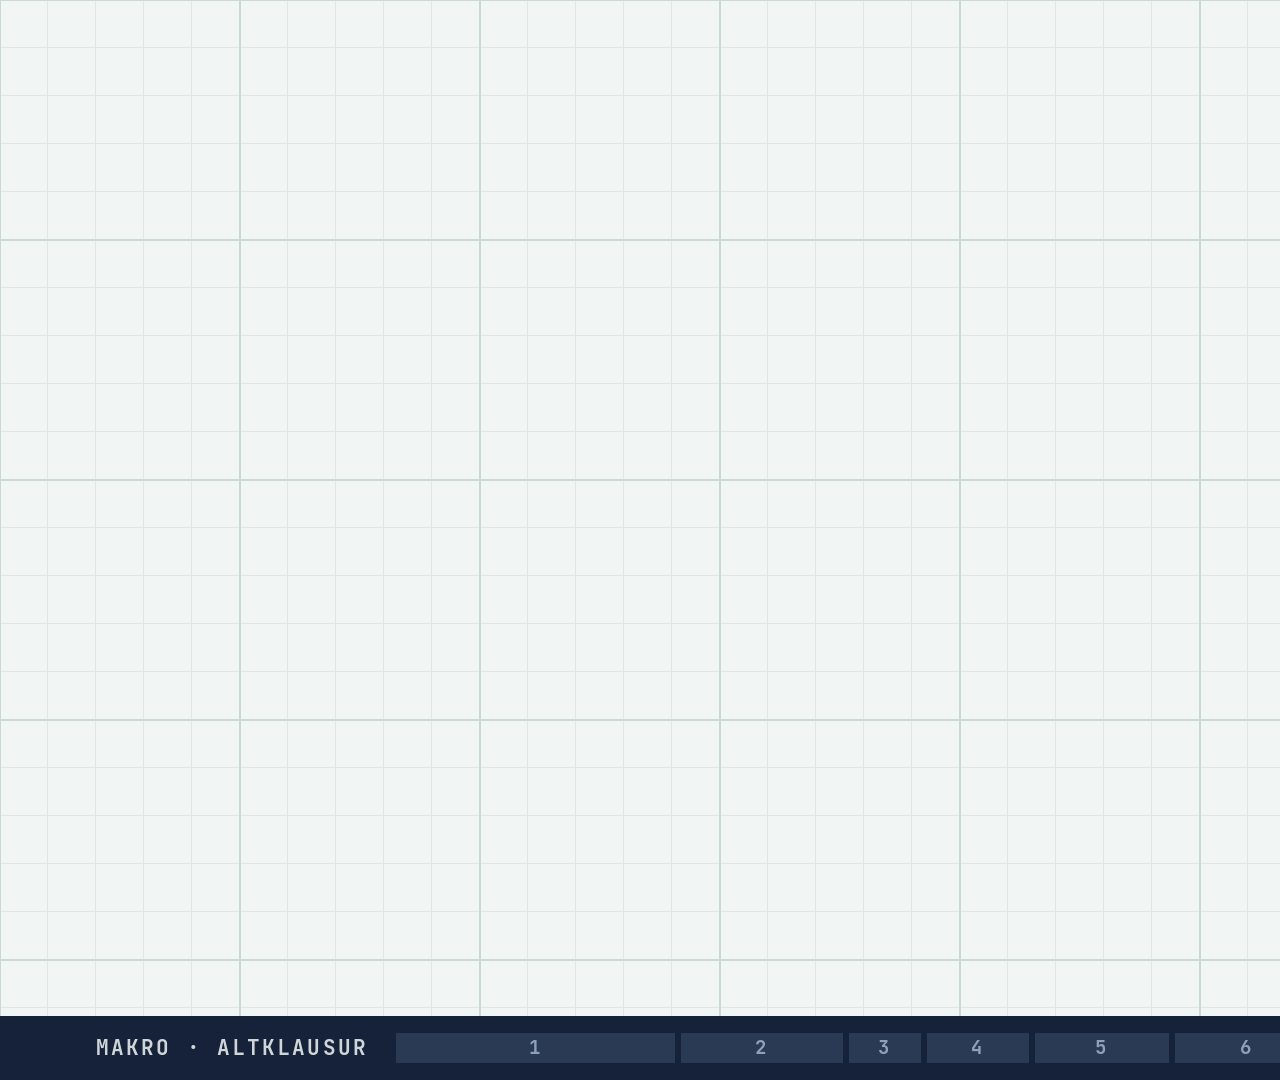
<file: video/stage/index.html>
<!doctype html>
<html lang="de">
<head>
<meta charset="utf-8">
<title>Makro – Erklärvideo (Bühne)</title>
<link rel="stylesheet" href="fonts.css">
<link rel="stylesheet" href="style.css">
</head>
<body>
<!-- gemeinsame Pfeilspitzen für alle Diagramme: marker-end="url(#ah-c1)" usw. -->
<svg width="0" height="0" style="position:absolute">
  <defs>
    <marker id="ah-ink" viewBox="0 0 10 10" refX="7" refY="5" markerWidth="5.5" markerHeight="5.5" orient="auto-start-reverse"><path d="M0 0L10 5L0 10z" fill="#15223a"/></marker>
    <marker id="ah-mute" viewBox="0 0 10 10" refX="7" refY="5" markerWidth="5.5" markerHeight="5.5" orient="auto-start-reverse"><path d="M0 0L10 5L0 10z" fill="#566779"/></marker>
    <marker id="ah-old" viewBox="0 0 10 10" refX="7" refY="5" markerWidth="5.5" markerHeight="5.5" orient="auto-start-reverse"><path d="M0 0L10 5L0 10z" fill="#8d9aa8"/></marker>
    <marker id="ah-c1" viewBox="0 0 10 10" refX="7" refY="5" markerWidth="5.5" markerHeight="5.5" orient="auto-start-reverse"><path d="M0 0L10 5L0 10z" fill="#1c4bcf"/></marker>
    <marker id="ah-c2" viewBox="0 0 10 10" refX="7" refY="5" markerWidth="5.5" markerHeight="5.5" orient="auto-start-reverse"><path d="M0 0L10 5L0 10z" fill="#c5263f"/></marker>
    <marker id="ah-c3" viewBox="0 0 10 10" refX="7" refY="5" markerWidth="5.5" markerHeight="5.5" orient="auto-start-reverse"><path d="M0 0L10 5L0 10z" fill="#0a765d"/></marker>
    <marker id="ah-c4" viewBox="0 0 10 10" refX="7" refY="5" markerWidth="5.5" markerHeight="5.5" orient="auto-start-reverse"><path d="M0 0L10 5L0 10z" fill="#b86e00"/></marker>
  </defs>
</svg>
<div id="stage"></div>
<script src="vendor/gsap.min.js"></script>
<script>
  // Projekt wählen: index.html?p=<Ordner unter projects/>
  window.PROJECT = new URLSearchParams(location.search).get('p') || 'altklausur';
  document.write('<script src="../projects/' + PROJECT + '/timing.js"><\/script>');
</script>
<script src="engine.js"></script>
<script src="icons.js"></script>
<script>
  for (const s of TIMING.scenes) document.write('<script src="../projects/' + PROJECT + '/scenes/' + s.id + '.js"><\/script>');
</script>
<script>
  V.boot().then(() => {
    const q = new URLSearchParams(location.search);
    if (q.has('play')) V.play(parseFloat(q.get('t') || '0'));
    else if (q.has('t')) seek(parseFloat(q.get('t')));
  }).catch(e => { document.body.insertAdjacentHTML('beforeend', '<pre style="color:#fff;font-size:28px;white-space:pre-wrap">' + e.stack + '</pre>'); window.BOOT_ERROR = String(e.stack || e); });
</script>
</body>
</html>
</file>
<file: video/stage/fonts.css>
@font-face{font-family:'Schibsted Grotesk';font-style:normal;font-weight:400 900;src:url(fonts/SchibstedGrotesk-800-latin.woff2) format('woff2');unicode-range:U+0000-00FF,U+0131,U+0152-0153,U+02BB-02BC,U+02C6,U+02DA,U+02DC,U+0304,U+0308,U+0329,U+2000-206F,U+20AC,U+2122,U+2191,U+2193,U+2212,U+2215,U+FEFF,U+FFFD}
@font-face{font-family:'Schibsted Grotesk';font-style:normal;font-weight:400 900;src:url(fonts/SchibstedGrotesk-800-latin-ext.woff2) format('woff2');unicode-range:U+0100-02BA,U+02BD-02C5,U+02C7-02CC,U+02CE-02D7,U+02DD-02FF,U+1E00-1E9F,U+1EF2-1EFF,U+2020,U+20A0-20AB,U+20AD-20C0,U+2113,U+2C60-2C7F,U+A720-A7FF}
@font-face{font-family:'JetBrains Mono';font-style:normal;font-weight:400;src:url(fonts/JetBrainsMonoNL-Regular.woff2) format('woff2')}
@font-face{font-family:'JetBrains Mono';font-style:normal;font-weight:500;src:url(fonts/JetBrainsMonoNL-Medium.woff2) format('woff2')}
@font-face{font-family:'JetBrains Mono';font-style:normal;font-weight:700;src:url(fonts/JetBrainsMonoNL-Bold.woff2) format('woff2')}
@font-face{font-family:'JetBrains Mono';font-style:normal;font-weight:800;src:url(fonts/JetBrainsMonoNL-ExtraBold.woff2) format('woff2')}
</file>
<file: video/stage/style.css>
/* Erklärvideo 1920×1080 – Karopapier-Look passend zur Lernseite */
:root{
  --bg:#f1f5f4; --panel:#fafcfb; --ink:#15223a; --mute:#566779; --line:#c3d0d0; --soft:#e6eeec;
  --grid:#dde8e5; --grid2:#c9dad5;
  --c1:#1c4bcf; --c2:#c5263f; --c3:#0a765d; --c4:#b86e00; --old:#8d9aa8;
  --c1bg:#e3eafb; --c2bg:#f9e4e7; --c3bg:#e2f1ea; --c4bg:#f6ecd9;
  --sans:"Schibsted Grotesk",system-ui,sans-serif;
  --mono:"JetBrains Mono",ui-monospace,monospace;
}
*,*::before,*::after{box-sizing:border-box}
html,body{margin:0;background:#0b111c;overflow:hidden}
#stage{position:relative;width:1920px;height:1080px;overflow:hidden;color:var(--ink);font-family:var(--sans);font-size:34px;line-height:1.35;
  background-color:var(--bg);
  background-image:linear-gradient(var(--grid2) 2px,transparent 2px),linear-gradient(90deg,var(--grid2) 2px,transparent 2px),linear-gradient(var(--grid) 1.5px,transparent 1.5px),linear-gradient(90deg,var(--grid) 1.5px,transparent 1.5px);
  background-size:240px 240px,240px 240px,48px 48px,48px 48px;background-position:-1px -1px}
html:not(.ready) #stage>*{visibility:hidden}

/* ---------- Szene ---------- */
.scene{position:absolute;inset:0 0 64px 0}
.hd{position:absolute;left:96px;right:96px;top:50px;height:140px;display:flex;justify-content:space-between;align-items:flex-start}
.hd-l{display:flex;flex-direction:column;align-items:flex-start;gap:10px}
.kick{font-family:var(--mono);font-weight:700;font-size:26px;letter-spacing:.12em;text-transform:uppercase;color:var(--bg);background:var(--ink);padding:5px 16px 6px}
.hd h1{margin:0;font-size:68px;line-height:1.05;font-weight:800;letter-spacing:-.025em}
.hd h1 em{font-style:normal;color:var(--c1)}
.stamp{font-family:var(--mono);font-size:24px;font-weight:700;letter-spacing:.06em;text-transform:uppercase;color:var(--c2);border:3px solid var(--c2);padding:6px 16px;outline:2px solid var(--c2);outline-offset:4px;margin:14px 10px 0 0;white-space:nowrap;background:rgba(250,252,251,.7)}
/* Arbeitsfläche jeder Szene: 1728 × 770 px, position:relative */
.body{position:absolute;left:96px;top:216px;width:1728px;height:770px}
.abs{position:absolute}

/* ---------- Bausteine ---------- */
.card{background:var(--panel);border:3px solid var(--ink);box-shadow:8px 8px 0 var(--line);padding:26px 32px}
.card.soft{border-color:var(--line);box-shadow:none}
.card.c1{border-color:var(--c1);box-shadow:8px 8px 0 var(--c1bg)} .card.c2{border-color:var(--c2);box-shadow:8px 8px 0 var(--c2bg)}
.card.c3{border-color:var(--c3);box-shadow:8px 8px 0 var(--c3bg)} .card.c4{border-color:var(--c4);box-shadow:8px 8px 0 var(--c4bg)}
.lab{font-family:var(--mono);font-size:22px;font-weight:700;letter-spacing:.12em;text-transform:uppercase;color:var(--mute);display:block;margin-bottom:8px}
.chip{display:inline-block;font-family:var(--mono);font-weight:700;font-size:26px;padding:3px 14px;border:3px solid var(--ink);background:var(--panel);white-space:nowrap}
.chip.c1{color:var(--c1);border-color:var(--c1);background:var(--c1bg)} .chip.c2{color:var(--c2);border-color:var(--c2);background:var(--c2bg)}
.chip.c3{color:var(--c3);border-color:var(--c3);background:var(--c3bg)} .chip.c4{color:var(--c4);border-color:var(--c4);background:var(--c4bg)}
.chip.ink{color:var(--bg);background:var(--ink)}
.step{display:inline-flex;align-items:center;justify-content:center;width:56px;height:56px;border-radius:50%;background:var(--ink);color:var(--bg);font-family:var(--mono);font-weight:800;font-size:30px;flex:none}
.t-c1{color:var(--c1)} .t-c2{color:var(--c2)} .t-c3{color:var(--c3)} .t-c4{color:var(--c4)} .t-mute{color:var(--mute)} .t-old{color:var(--old)}
.b-c1{background:var(--c1bg)} .b-c2{background:var(--c2bg)} .b-c3{background:var(--c3bg)} .b-c4{background:var(--c4bg)}
.big{font-size:48px;font-weight:800;letter-spacing:-.015em;line-height:1.15}
.mid{font-size:38px;font-weight:600}
.small{font-size:27px;color:var(--mute)}
.mono,.eq{font-family:var(--mono);font-variant-numeric:tabular-nums}
/* Rechenzeile */
.eq{font-size:40px;font-weight:500;line-height:1.5;white-space:nowrap}
.eq.xl{font-size:56px;font-weight:700}
.eq.lg{font-size:46px}
.eq.sm{font-size:32px}
.eq b,.dd{font-weight:800;text-decoration:underline double;text-decoration-thickness:3px;text-underline-offset:7px}
.eq i{font-style:normal;color:var(--mute)}
.frac{display:inline-flex;flex-direction:column;vertical-align:middle;text-align:center;margin:0 .15em;line-height:1.2}
.frac>span:first-child{border-bottom:3px solid currentColor;padding:0 .2em .05em}
.frac>span:last-child{padding:.05em .2em 0}
sub,sup{font-size:.62em;line-height:0}
.hl{padding:0 .15em;border-radius:4px}
/* Ergebnisbox */
.res{background:var(--c3bg);border:3px solid var(--c3);padding:18px 28px 20px;box-shadow:8px 8px 0 rgba(10,118,93,.18)}
.res .lab{color:var(--c3)}
/* Tabelle */
.tbl{border-collapse:collapse;font-size:32px;background:var(--panel)}
.tbl th{font-family:var(--mono);font-size:23px;letter-spacing:.08em;text-transform:uppercase;color:var(--mute);font-weight:700;text-align:left;padding:10px 22px;border-bottom:3px solid var(--ink)}
.tbl td{padding:11px 22px;border-bottom:2px solid var(--line);vertical-align:middle}
.tbl td.n,.tbl th.n{text-align:right;font-family:var(--mono);font-variant-numeric:tabular-nums}
.tbl{border:3px solid var(--ink);box-shadow:8px 8px 0 var(--line)}
.swap{display:inline-grid}.swap>*{grid-area:1/1}

/* Zeichenschritte */
.todo{background:var(--panel);border:3px solid var(--ink);box-shadow:8px 8px 0 var(--line);padding:16px 18px 18px}
.todo .lab{color:var(--c4);margin:0 0 8px 8px}
.todo ol{list-style:none;margin:0;padding:0;display:flex;flex-direction:column;gap:6px}
.todo li{display:flex;gap:14px;align-items:flex-start;font-size:29px;line-height:1.22;font-weight:600;padding:8px 10px;border:3px solid rgba(184,110,0,0);background:rgba(246,236,217,0)}
.todo li .n{flex:none;width:42px;height:42px;border-radius:50%;background:var(--ink);color:var(--bg);font:800 24px/1 var(--mono);display:flex;align-items:center;justify-content:center;margin-top:-3px}
.todo li small{display:block;font-size:24px;font-weight:500;color:var(--mute);margin-top:2px}
.todo.sm li{font-size:26px;padding:6px 8px}.todo.sm li small{font-size:22px}

/* Zeichenblatt (kariert) für die Schritt-für-Schritt-Zeichnungen */
.sheet{background-color:#fff;border:3px solid var(--ink);box-shadow:8px 8px 0 var(--line);
  background-image:linear-gradient(#e3ecf3 1.5px,transparent 1.5px),linear-gradient(90deg,#e3ecf3 1.5px,transparent 1.5px);background-size:40px 40px;background-position:-1px -1px}
.plot.big .lbl{font-size:36px} .plot.big .axl{font-size:40px} .plot.big .tickl{font-size:30px}

/* ---------- SVG ---------- */
svg{overflow:visible;display:block}
svg text{font-family:var(--mono);fill:var(--ink)}
.ax{stroke:var(--ink);stroke-width:4;fill:none}
.tick{stroke:var(--ink);stroke-width:3}
.tickl{font-size:26px;font-weight:500;fill:var(--mute)}
.axl{font-size:32px;font-weight:700}
.curve{fill:none;stroke-width:7;stroke-linecap:round;stroke-linejoin:round;stroke:var(--ink)}
.curve.thin{stroke-width:4}
svg .c1{stroke:var(--c1)} svg .c2{stroke:var(--c2)} svg .c3{stroke:var(--c3)} svg .c4{stroke:var(--c4)} svg .old{stroke:var(--old)} svg .ink{stroke:var(--ink)} svg .mute{stroke:var(--mute)}
.dash{stroke:var(--mute);stroke-width:3;stroke-dasharray:10 9;fill:none}
.dash.c1{stroke:var(--c1)} .dash.c2{stroke:var(--c2)} .dash.c3{stroke:var(--c3)} .dash.c4{stroke:var(--c4)}
svg .pt{stroke:var(--panel);stroke-width:5}
.pt.ink{fill:var(--ink)} .pt.c1{fill:var(--c1)} .pt.c2{fill:var(--c2)} .pt.c3{fill:var(--c3)} .pt.c4{fill:var(--c4)} .pt.old{fill:var(--old)}
.lbl{font-size:30px;font-weight:700;stroke:none}
text.c1{fill:var(--c1);stroke:none} text.c2{fill:var(--c2);stroke:none} text.c3{fill:var(--c3);stroke:none} text.c4{fill:var(--c4);stroke:none} text.old{fill:var(--old);stroke:none} text.mute{fill:var(--mute);stroke:none}
.f-mute{fill:var(--mute)} .f-c1{fill:var(--c1)} .f-c2{fill:var(--c2)} .f-c3{fill:var(--c3)} .f-c4{fill:var(--c4)} .f-ink{fill:var(--ink)} .f-old{fill:var(--old)} .f-panel{fill:var(--panel)}
.f-c1bg{fill:var(--c1bg)} .f-c2bg{fill:var(--c2bg)} .f-c3bg{fill:var(--c3bg)} .f-c4bg{fill:var(--c4bg)} .f-soft{fill:var(--soft)}
.arrow{fill:none;stroke-width:6;stroke-linecap:round}
/* Piktogramme: Linienstil */
.ico{display:inline-block;vertical-align:middle}
.ico *{vector-effect:non-scaling-stroke}
.ico .st{fill:none;stroke:var(--ink);stroke-width:4;stroke-linecap:round;stroke-linejoin:round}
.ico .fp{fill:var(--panel);stroke:var(--ink);stroke-width:4;stroke-linejoin:round;stroke-linecap:round}
.ico .fi{fill:var(--ink)}
.ico .f1{fill:var(--c1bg);stroke:var(--ink);stroke-width:4;stroke-linejoin:round}
.ico .f2{fill:var(--c2bg);stroke:var(--ink);stroke-width:4;stroke-linejoin:round}
.ico .f3{fill:var(--c3bg);stroke:var(--ink);stroke-width:4;stroke-linejoin:round}
.ico .f4{fill:var(--c4bg);stroke:var(--ink);stroke-width:4;stroke-linejoin:round}
.ico .a1{fill:var(--c1);stroke:var(--ink);stroke-width:4;stroke-linejoin:round} .ico .a2{fill:var(--c2);stroke:var(--ink);stroke-width:4;stroke-linejoin:round}
.ico .a3{fill:var(--c3);stroke:var(--ink);stroke-width:4;stroke-linejoin:round} .ico .a4{fill:var(--c4);stroke:var(--ink);stroke-width:4;stroke-linejoin:round}

/* ---------- Fortschrittsleiste ---------- */
.chrome{position:absolute;left:0;right:0;bottom:0;height:64px;background:var(--ink);color:var(--bg);display:flex;align-items:center;gap:28px;padding:0 96px;font-family:var(--mono);font-size:21px;font-weight:700;letter-spacing:.1em}
.chrome .brand{white-space:nowrap;opacity:.85}
.chrome .clock{white-space:nowrap;font-weight:500;letter-spacing:.04em;opacity:.85;font-variant-numeric:tabular-nums}
.segs{flex:1;display:flex;gap:6px;height:30px}
.chrome .seg{position:relative;background:#2a3a55;overflow:hidden;min-width:0}
.chrome .seg i{position:absolute;inset:0;background:var(--c1);transform-origin:0 50%;transform:scaleX(0)}
.chrome .seg.on i{background:#5d86f5}
.chrome .seg.done i{background:#3e5a94}
.chrome .seg b{position:absolute;inset:0;display:flex;align-items:center;justify-content:center;font-size:19px;color:#8fa0bb;font-weight:700}
.chrome .seg.on b{color:#fff}.chrome .seg.done b{color:#c9d5ea}
.debug{position:absolute;left:0;right:0;top:0;background:#c5263f;color:#fff;font:600 20px/30px var(--mono);padding:0 12px;white-space:nowrap;overflow:hidden;z-index:99}
</file>
